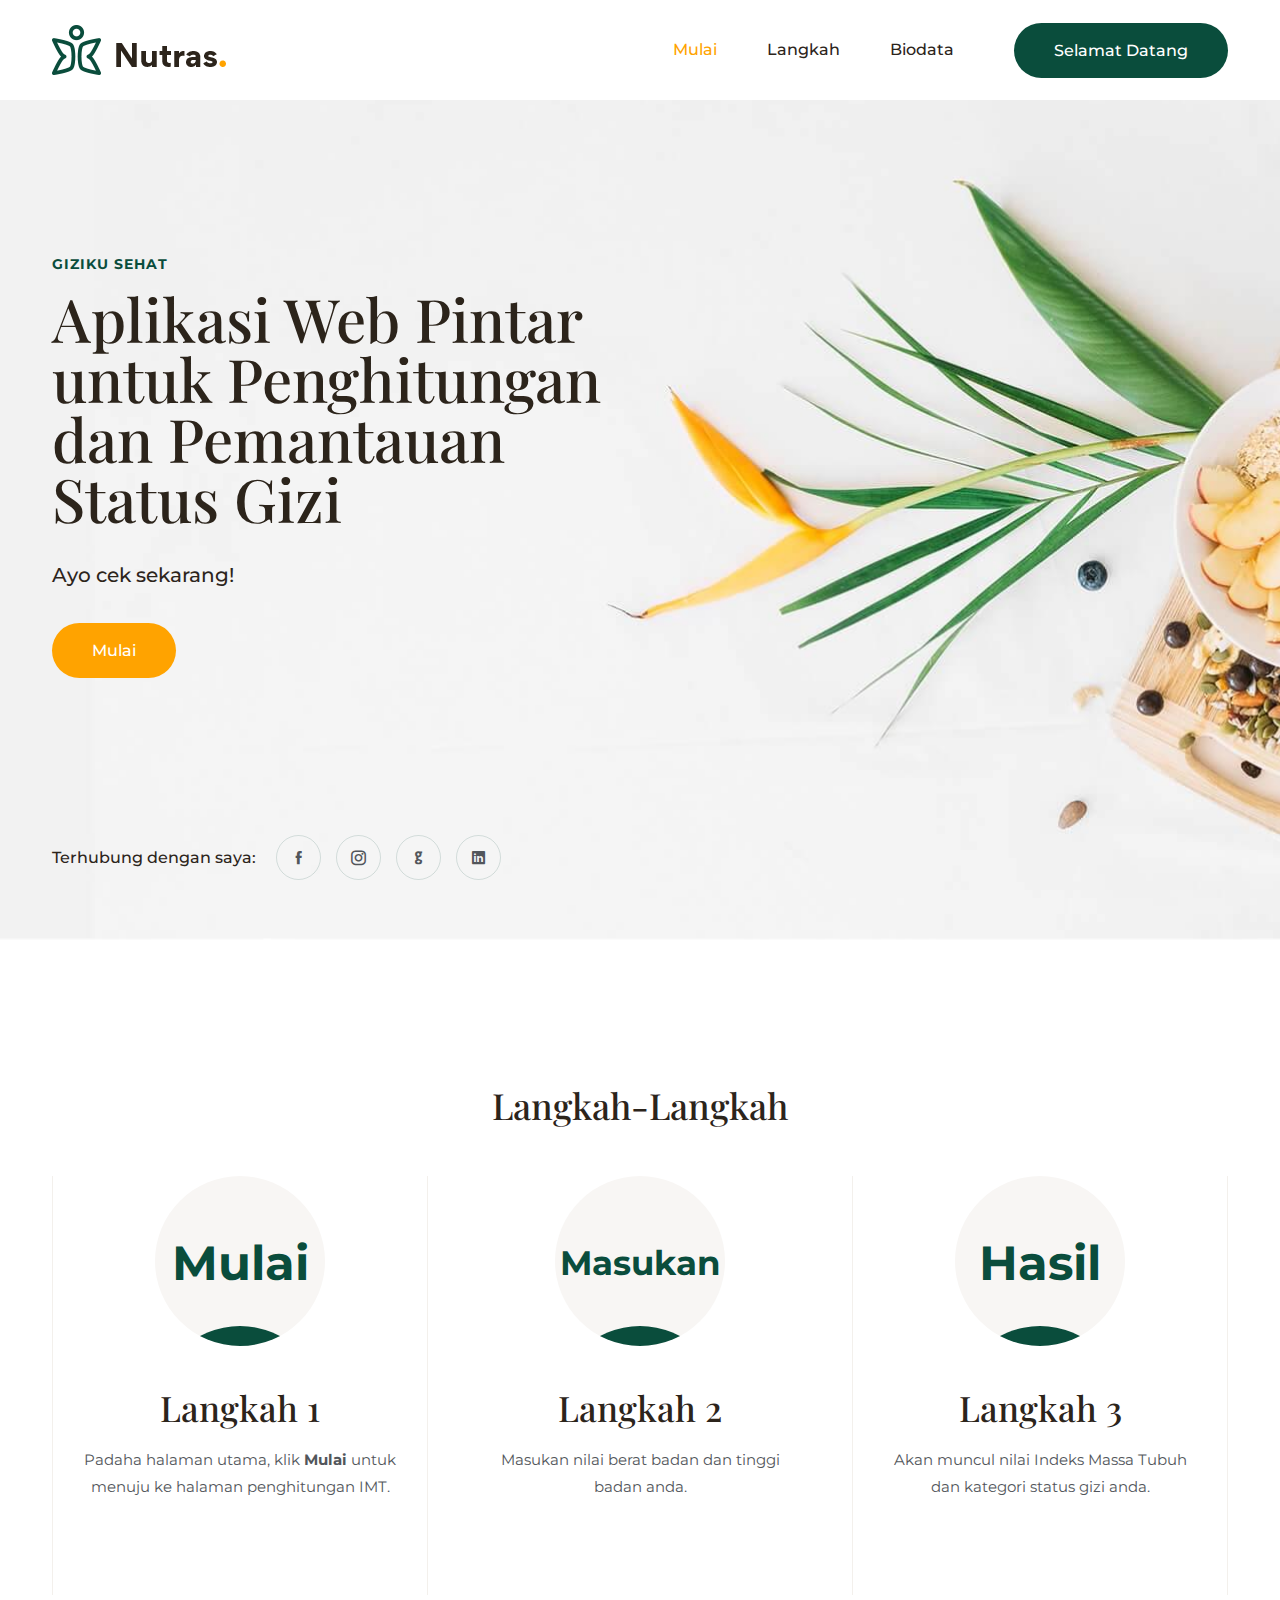
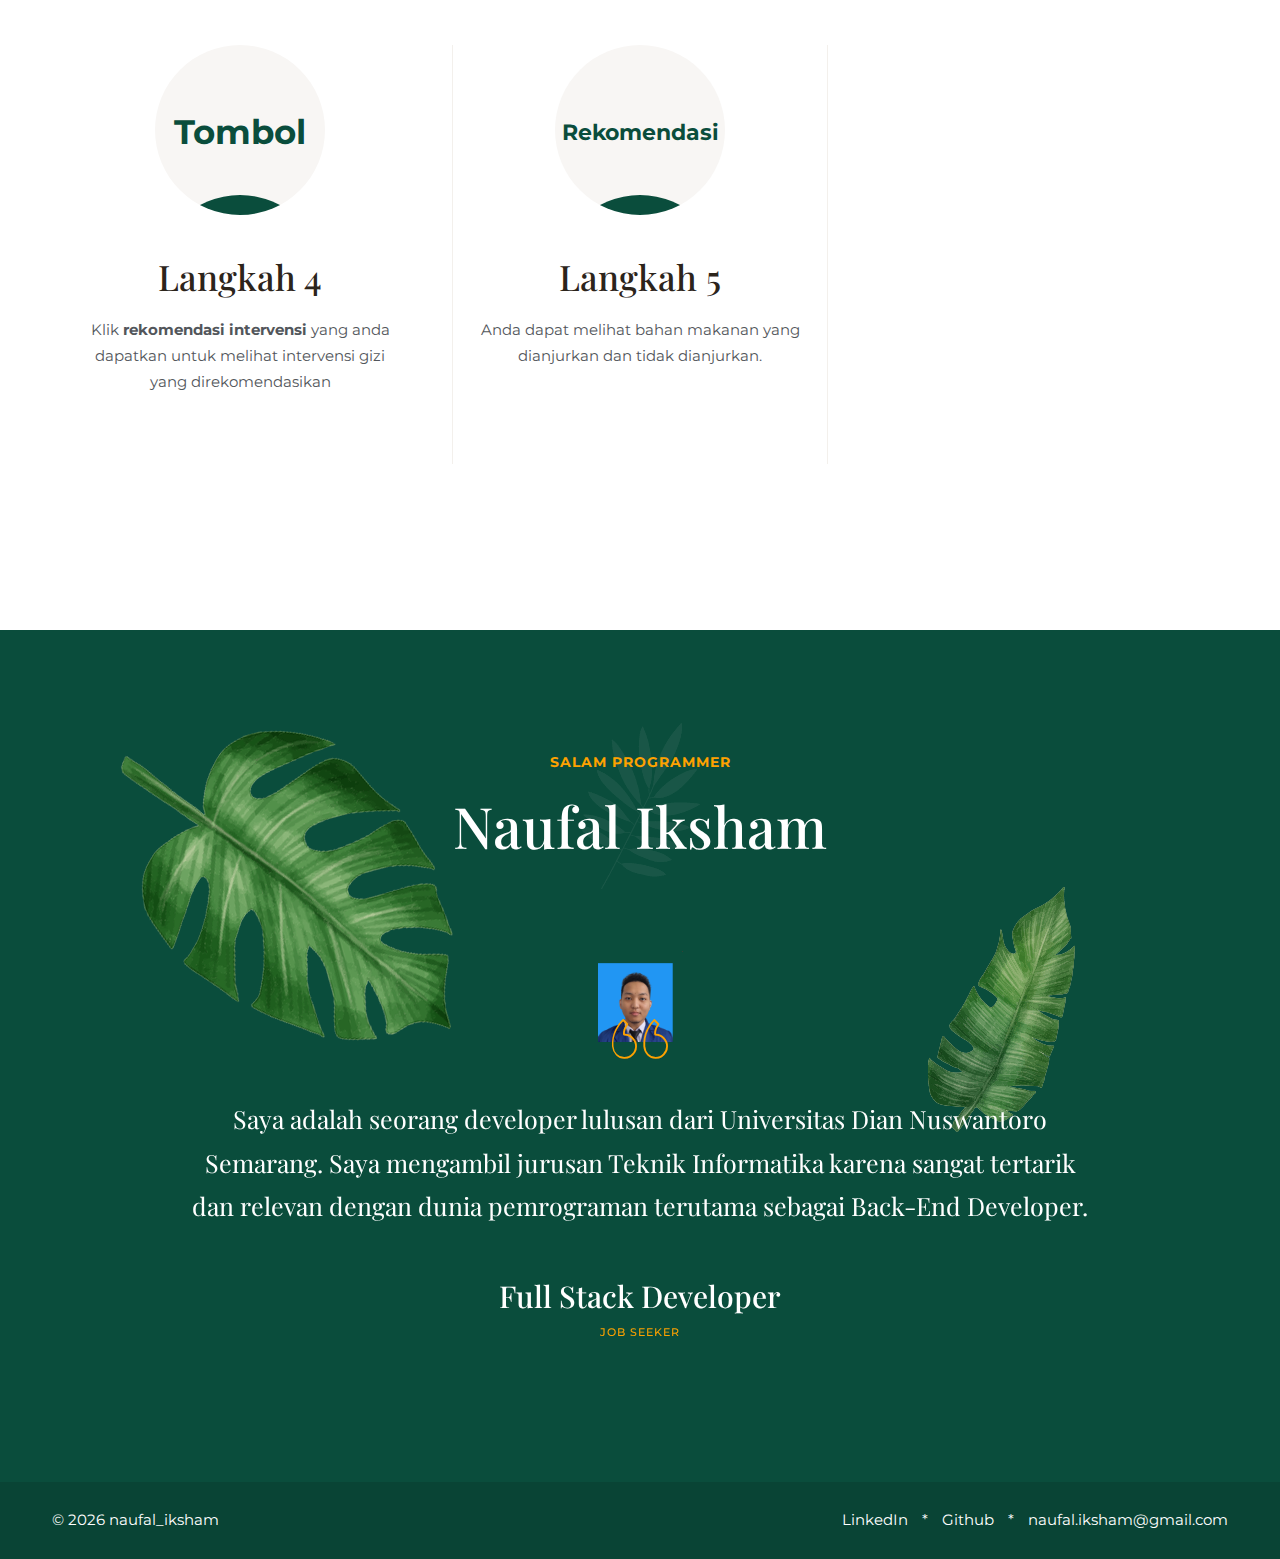
<file: index.html>
<!doctype html>
<html class="no-js" lang="en">

<head>
    <meta charset="utf-8">
    <meta http-equiv="x-ua-compatible" content="ie=edge">
    <title>Nutras</title>
    <meta name="robots" content="noindex, follow" />
    <meta name="description" content="">
    <meta name="viewport" content="width=device-width, initial-scale=1, shrink-to-fit=no">
    <!-- Favicon -->
    <link rel="shortcut icon" type="image/x-icon" href="assets/images/favicon.ico">

    <!-- CSS
	============================================ -->

    <!-- Icon Font CSS -->
    <link rel="stylesheet" href="assets/css/plugins/icofont.min.css">
    <link rel="stylesheet" href="assets/css/plugins/flaticon.css">
    <link rel="stylesheet" href="assets/css/plugins/font-awesome.min.css">

    <!-- Plugins CSS -->
    <link rel="stylesheet" href="assets/css/plugins/bootstrap.min.css">
    <link rel="stylesheet" href="assets/css/plugins/animate.min.css">
    <link rel="stylesheet" href="assets/css/plugins/swiper-bundle.min.css">
    <link rel="stylesheet" href="assets/css/plugins/magnific-popup.css">
    <link rel="stylesheet" href="assets/css/plugins/nice-select.css">

    <!-- Main Style CSS -->
    <link rel="stylesheet" href="assets/css/style.css">

</head>

<body>

    <div class="main-wrapper">

        <!-- Header Section Start -->
        <div class="header section">

            <!-- Header Main Start -->
            <div class="header-main">
                <div class="container">

                    <!-- Header Wrapper Start -->
                    <div class="header-wrapper">

                        <!-- Header Logo Start -->
                        <div class="header-logo">
                            <a href="index.html"><img src="assets/images/logo.png" alt="Logo"></a>
                        </div>
                        <!-- Header Logo End -->

                        <!-- Header Menu Start -->
                        <div class="header-menu d-none d-lg-flex">

                            <ul class="nav-menu">
                                <li><a class="active" href="#mulai">Mulai</a></li>
                                <li><a href="#langkah">Langkah</a></li>
                                <li><a href="#bio">Biodata</a></li>
                            </ul>


                            <div class="header-btn">
                                <a href="#mulai" class="btn btn-secondary btn-hover-primary">Selamat Datang</a>
                            </div>

                        </div>
                        <!-- Header Menu End -->

                        <!-- Header Toggle Start -->
                        <div class="header-toggle d-lg-none">
                            <a href="#mulai" class="btn btn-secondary btn-hover-primary">Selamat Datang</a>
                        </div>
                        <!-- Header Toggle End -->

                    </div>
                    <!-- Header Wrapper End -->

                </div>
            </div>
            <!-- Header Main End -->

        </div>
        <!-- Header Section End -->

        <!-- Overlay Start -->
        <div class="overlay"></div>
        <!-- Overlay End -->



        <!-- Slider Section Start -->
        <div id="mulai" class="slider-section slider-active section">
            <div class="swiper-container">
                <div class="swiper-wrapper">

                    <!-- Single Slider Start -->
                    <div class="swiper-slide animation-style-01 single-slider d-flex align-items-center" style="background-image: url(assets/images/slider/slider-1.jpg);">
                        <div class="container">

                            <!-- Slider Content Start -->
                            <div class="slider-content">
                                <h6 class="sub-title">Giziku Sehat</h6>
                                <h1 class="main-title">Aplikasi Web Pintar untuk Penghitungan dan Pemantauan Status Gizi</h1>
                                <p>Ayo cek sekarang!</p>
                                <a href="cek-status-gizi.html" class="btn btn-primary btn-hover-secondary">Mulai</a>
                            </div>
                            <!-- Slider Content End -->

                        </div>

                        <!-- Slider Social Start -->
                        <div class="slider-social">
                            <div class="container">
                                <div class="social-wrapper">
                                    <p>Terhubung dengan saya:</p>
                                    <ul class="social">
                                        <li><a href="https://www.instagram.com/naufal_iksham/"><i class="icofont-facebook"></i></a></li>
                                        <li><a href="https://www.instagram.com/naufal_iksham/"><i class="icofont-instagram"></i></a></li>
                                        <li><a href="https://github.com/naufaliksham"><i class="icofont-github"></i></a></li>
                                        <li><a href="https://www.linkedin.com/in/naufaliksham19/"><i class="icofont-linkedin"></i></a></li>
                                    </ul>
                                </div>
                            </div>
                        </div>
                        <!-- Slider Social End -->
                    </div>
                    <!-- Single Slider End -->

                    <!-- Single Slider Start -->
                    <div class="swiper-slide animation-style-01 single-slider d-flex align-items-center" style="background-image: url(assets/images/slider/slider-2.jpg);">
                        <div class="container">

                            <!-- Slider Content Start -->
                            <div class="slider-content">
                                <h6 class="sub-title">Giziku Sehat</h6>
                                <h1 class="main-title">Aplikasi Web Pintar untuk Penghitungan dan Pemantauan Status Gizi</h1>
                                <p>Ayo cek sekarang!</p>
                                <a href="cek-status-gizi.html" class="btn btn-primary btn-hover-secondary">Mulai</a>
                            </div>
                            <!-- Slider Content End -->

                        </div>

                        <!-- Slider Social Start -->
                        <div class="slider-social">
                            <div class="container">
                                <div class="social-wrapper">
                                    <p>Terhubung dengan kami:</p>
                                    <ul class="social">
                                        <li><a href="#"><i class="icofont-facebook"></i></a></li>
                                        <li><a href="#"><i class="icofont-instagram"></i></a></li>
                                        <li><a href="#"><i class="icofont-twitter"></i></a></li>
                                        <li><a href="#"><i class="icofont-linkedin"></i></a></li>
                                    </ul>
                                </div>
                            </div>
                        </div>
                        <!-- Slider Social End -->
                    </div>
                    <!-- Single Slider End -->

                    <!-- Single Slider Start -->
                    <div class="swiper-slide animation-style-01 single-slider d-flex align-items-center" style="background-image: url(assets/images/slider/slider-3.jpg);">
                        <div class="container">

                            <!-- Slider Content Start -->
                            <div class="slider-content">
                                <h6 class="sub-title">Giziku Sehat</h6>
                                <h1 class="main-title">Aplikasi Web Pintar untuk Penghitungan dan Pemantauan Status Gizi</h1>
                                <p>Ayo cek sekarang!</p>
                                <a href="cek-status-gizi.html" class="btn btn-primary btn-hover-secondary">Mulai</a>
                            </div>
                            <!-- Slider Content End -->

                        </div>

                        <!-- Slider Social Start -->
                        <div class="slider-social">
                            <div class="container">
                                <div class="social-wrapper">
                                    <p>Terhubung dengan kami:</p>
                                    <ul class="social">
                                        <li><a href="#"><i class="icofont-facebook"></i></a></li>
                                        <li><a href="#"><i class="icofont-instagram"></i></a></li>
                                        <li><a href="#"><i class="icofont-twitter"></i></a></li>
                                        <li><a href="#"><i class="icofont-linkedin"></i></a></li>
                                    </ul>
                                </div>
                            </div>
                        </div>
                        <!-- Slider Social End -->
                    </div>
                    <!-- Single Slider End -->

                </div>
            </div>
        </div>
        <!-- Slider Section End -->

        <!-- Features Section Start -->
        <div id="langkah" class="section section-padding">
            <div class="container">
                <div class="features-wrapper">
                    <div class="row">
                        <h1 class="title" style="text-align: center; margin-top: 8%;">Langkah-Langkah</h1>
                        <div class="col-lg-4 col-md-6">
                            <!-- Single Feature Start -->
                            <div class="single-feature">
                                <div class="feature-icon">
                                    <span><b style="font-size: xxx-large;"><center>Mulai</center></b></span>
                                </div>
                                <div class="feature-content">
                                    <div class="content-wrapper">
                                        <h4 class="title"><a href="#">Langkah 1</a></h4>
                                        <p>Padaha halaman utama, klik <strong>Mulai</strong> untuk menuju ke halaman penghitungan IMT.</p>
                                    </div>
                                    <a href="#" class="arrow"><i class="icofont-long-arrow-right"></i></a>
                                </div>
                            </div>
                            <!-- Single Feature End -->
                        </div>
                        <div class="col-lg-4 col-md-6">
                            <!-- Single Feature Start -->
                            <div class="single-feature">
                                <div class="feature-icon">
                                    <span><b style="font-size: 34px;"><center>Masukan</center></b></span>
                                </div>
                                <div class="feature-content">
                                    <div class="content-wrapper">
                                        <h4 class="title"><a href="#">Langkah 2</a></h4>
                                        <p>Masukan nilai berat badan dan tinggi badan anda.</p>
                                    </div>
                                    <a href="#" class="arrow"><i class="icofont-long-arrow-right"></i></a>
                                </div>
                            </div>
                            <!-- Single Feature End -->
                        </div>
                        <div class="col-lg-4 col-md-6">
                            <!-- Single Feature Start -->
                            <div class="single-feature">
                                <div class="feature-icon">
                                    <span><b style="font-size: xxx-large;"><center>Hasil</center></b></span>
                                </div>
                                <div class="feature-content">
                                    <div class="content-wrapper">
                                        <h4 class="title"><a href="#">Langkah 3</a></h4>
                                        <p>Akan muncul nilai Indeks Massa Tubuh dan kategori status gizi anda.</p>
                                    </div>
                                    <a href="#" class="arrow"><i class="icofont-long-arrow-right"></i></a>
                                </div>
                            </div>
                            <!-- Single Feature End -->
                        </div>
                        <div class="col-lg-4 col-md-6">
                            <!-- Single Feature Start -->
                            <div class="single-feature">
                                <div class="feature-icon">
                                    <span><b style="font-size: 34px;"><center>Tombol</center></b></span>
                                </div>
                                <div class="feature-content">
                                    <div class="content-wrapper">
                                        <h4 class="title"><a href="#">Langkah 4</a></h4>
                                        <p>Klik <b>rekomendasi intervensi</b> yang anda dapatkan untuk melihat intervensi gizi yang direkomendasikan</p>
                                    </div>
                                    <a href="#" class="arrow"><i class="icofont-long-arrow-right"></i></a>
                                </div>
                            </div>
                            <!-- Single Feature End -->
                        </div>
                        <div class="col-lg-4 col-md-6">
                            <!-- Single Feature Start -->
                            <div class="single-feature">
                                <div class="feature-icon">
                                    <span><b style="font-size: 22px;"><center>Rekomendasi</center></b></span>
                                </div>
                                <div class="feature-content">
                                    <div class="content-wrapper">
                                        <h4 class="title"><a href="#">Langkah 5</a></h4>
                                        <p>Anda dapat melihat bahan makanan yang dianjurkan dan tidak dianjurkan.</p>
                                    </div>
                                    <a href="#" class="arrow"><i class="icofont-long-arrow-right"></i></a>
                                </div>
                            </div>
                            <!-- Single Feature End -->
                        </div>
                    </div>
                </div>
            </div>
        </div>
        <!-- Features Section End -->

        <!-- Testimonial Section Start -->
        <div id="bio" class="section section-padding testimonial-section testimonial-active">

            <img class="shape-01 animation-down" src="assets/images/shape/shape-5.png" alt="Shape">
            <img class="shape-02 animation-up" src="assets/images/shape/shape-6.png" alt="Shape">

            <div class="container">

                <!-- Section Title Start -->
                <div class="section-title section-title-white">
                    <h6 class="sub-title">salam programmer</h6>
                    <h2 class="main-title">Naufal Iksham</h2>
                </div>
                <!-- Section Title End -->

                <!-- Testimonial Wrapper End -->
                <div class="testimonial-wrapper">
                    <div class="swiper-container">
                        <div class="swiper-wrapper">

                            <!-- Single Testimonial Start -->
                            <div class="single-testimonial swiper-slide">
                                <div class="testimonial-author">
                                    <img src="assets/images/author/imgku.png" alt="Author">
                                    <i class="flaticon-left-quote"></i>
                                </div>
                                <p>Saya adalah seorang developer lulusan dari Universitas Dian Nuswantoro Semarang. Saya mengambil jurusan Teknik Informatika karena sangat tertarik dan relevan dengan dunia pemrograman terutama sebagai Back-End Developer.</p>
                                <h4 class="name">Full Stack Developer</h4>
                                <span class="designation">Job Seeker</span>
                            </div>
                            <!-- Single Testimonial End -->

                        </div>
                    </div>
                </div>
                <!-- Testimonial Wrapper End -->
            </div>
        </div>
        
        <!-- Footer Start -->
        <div class="section footer-section">

            <!-- Footer Copyright Section Start -->
            <div class="footer-copyright">
                <div class="container">

                    <!-- Copyright Wrapper Start -->
                    <div class="copyright-wrapper">

                        <div class="copyright-text">
                            <p id="copyright-text">&copy; naufal_iksham</p>
                        </div>                        

                        <div class="copyright-link">
                            <a href="https://www.linkedin.com/in/naufaliksham19/" target="_blank">LinkedIn</a>
                            <a href="https://github.com/naufaliksham" target="_blank">Github</a>
                            <a href="mailto:naufal.iksham@gmail.com" target="_blank">naufal.iksham@gmail.com</a>
                        </div>

                    </div>
                    <!-- Copyright Wrapper End -->

                </div>
            </div>
            <!-- Footer Copyright Section End -->

        </div>
        <!-- Footer End -->

        <!--Back To Start-->
        <a href="#" class="back-to-top">
            <i class="icofont-simple-up"></i>
        </a>
        <!--Back To End-->

    </div>

    <!-- JS
    ============================================ -->
    <!-- Footer -->
    <script>
        const year = new Date().getFullYear();
        const author = "naufal_iksham";
        document.getElementById("copyright-text").innerHTML = `&copy; ${year} ${author}`;
    </script>
    
    <!-- Modernizer & jQuery JS -->
    <script src="assets/js/vendor/modernizr-3.11.2.min.js"></script>
    <script src="assets/js/vendor/jquery-3.5.1.min.js"></script>

    <!-- Bootstrap JS -->
    <script src="assets/js/plugins/popper.min.js"></script>
    <script src="assets/js/plugins/bootstrap.min.js"></script>

    <!-- Plugins JS -->
    <script src="assets/js/plugins/swiper-bundle.min.js"></script>
    <script src="assets/js/plugins/jquery.magnific-popup.min.js"></script>
    <script src="assets/js/plugins/jquery.nice-select.min.js"></script>
    <script src="assets/js/plugins/video-playlist.js"></script>
    <script src="assets/js/plugins/ajax-contact.js"></script>


    <!-- Main JS -->
    <script src="assets/js/main.js"></script>

</body>

</html>
</file>
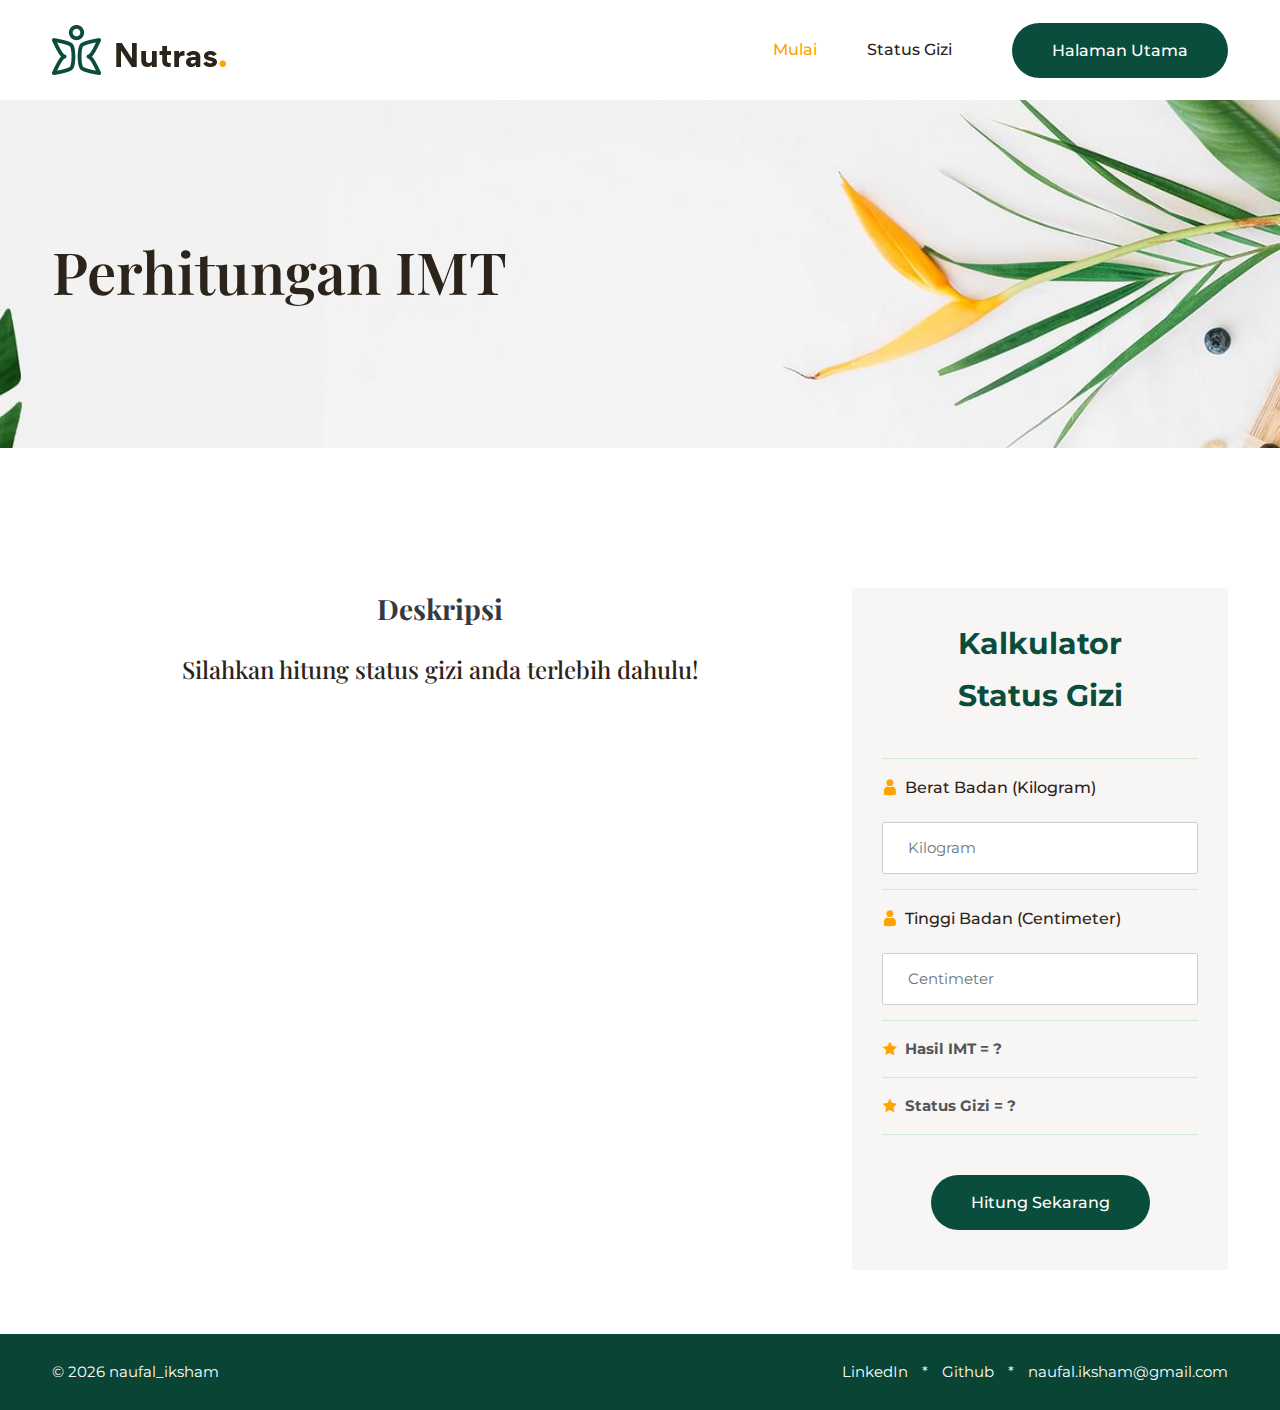
<file: cek-status-gizi.html>
<!DOCTYPE html>
<html class="no-js" lang="en">
  <head>
    <meta charset="utf-8" />
    <meta http-equiv="x-ua-compatible" content="ie=edge" />
    <title>Nutras Fitness & Nutrition Bootstrap 5 Template</title>
    <meta name="robots" content="noindex, follow" />
    <meta name="description" content="" />
    <meta
      name="viewport"
      content="width=device-width, initial-scale=1, shrink-to-fit=no"
    />
    <!-- Favicon -->
    <link
      rel="shortcut icon"
      type="image/x-icon"
      href="assets/images/favicon.ico"
    />

    <!-- CSS ============================================ -->

    <!-- Icon Font CSS -->
    <link rel="stylesheet" href="assets/css/plugins/icofont.min.css" />
    <link rel="stylesheet" href="assets/css/plugins/flaticon.css" />
    <link rel="stylesheet" href="assets/css/plugins/font-awesome.min.css" />

    <!-- Plugins CSS -->
    <link rel="stylesheet" href="assets/css/plugins/bootstrap.min.css" />
    <link rel="stylesheet" href="assets/css/plugins/animate.min.css" />
    <link rel="stylesheet" href="assets/css/plugins/swiper-bundle.min.css" />
    <link rel="stylesheet" href="assets/css/plugins/magnific-popup.css" />
    <link rel="stylesheet" href="assets/css/plugins/nice-select.css" />

    <!-- Main Style CSS -->
    <link rel="stylesheet" href="assets/css/style.css" />
  </head>

  <body>
    <div class="main-wrapper">
      <!-- Header Section Start -->
      <div class="header section">
        <!-- Header Main Start -->
        <div class="header-main">
          <div class="container">
            <!-- Header Wrapper Start -->
            <div class="header-wrapper">
              <!-- Header Logo Start -->
              <div class="header-logo">
                <a href="index.html"
                  ><img src="assets/images/logo.png" alt="Logo"
                /></a>
              </div>
              <!-- Header Logo End -->

              <!-- Header Menu Start -->
              <div class="header-menu d-none d-lg-flex">
                <ul class="nav-menu">
                  <li><a class="active" href="#mulai">Mulai</a></li>
                  <li><a href="#contentGizi">Status Gizi</a></li>
                </ul>

                <div class="header-btn">
                  <a href="index.html" class="btn btn-secondary btn-hover-primary">
                    Halaman Utama
                  </a>
                </div>
              </div>
              <!-- Header Menu End -->

              <!-- Header Toggle Start -->
              <div class="header-toggle d-lg-none">
                <p class="btn btn-secondary btn-hover-primary">
                  Halaman Utama
                </p>

                <a href="#" class="menu-toggle">
                  <span></span>
                  <span></span>
                  <span></span>
                </a>
              </div>
              <!-- Header Toggle End -->
            </div>
            <!-- Header Wrapper End -->
          </div>
        </div>
        <!-- Header Main End -->
      </div>
      <!-- Header Section End -->

      <!-- Mobile Menu Start -->
      <div class="mobile-menu">
        <!-- Menu Close Start -->
        <a class="menu-close" href="javascript:void(0)">
          <i class="icofont-close-line"></i>
        </a>
        <!-- Menu Close End -->

        <!-- Mobile Menu Start -->
        <div class="mobile-menu-items">
          <ul class="nav-menu">
            <li><a class="active" href="#mulai">Mulai</a></li>
            <li><a href="#contentGizi">Status Gizi</a></li>
          </ul>
        </div>
        <!-- Mobile Menu End -->
      </div>
      <!-- Mobile Menu End -->

      <!-- Overlay Start -->
      <div class="overlay"></div>
      <!-- Overlay End -->

      <!-- Page banner Section Start -->
      <div
        id="mulai"
        class="section page-banner-section"
        style="background-image: url(assets/images/page-banner.jpg)"
      >
        <div class="container">
          <!-- Page banner Section Start -->
          <div class="page-banner-content">
            <h2 class="page-title">Perhitungan IMT</h2>
          </div>
          <!-- Page banner Section End -->
        </div>
      </div>
      <!-- Page banner Section End -->

      <!-- Courses Details Start -->
      <div
        id="contentGizi"
        class="section section-padding-02"
        style="margin-bottom: 5%"
      >
        <div class="container">
          <div class="courses-details-wrapper">
            <div class="row flex-row-reverse gx-xxl-5">
              <div class="col-lg-4">
                <!-- Courses Details Sidebar Start -->
                <div class="sidebar">
                  <!-- Sidebar Widget Information Start -->
                  <div class="sidebar-widget widget-information">
                    <div class="info-price">
                      <span class="price">Kalkulator<br />Status Gizi</span>
                    </div>
                    <div class="info-list">
                      <ul>
                        <li>
                          <i class="icofont-user"></i>
                          <strong for="inputBB">Berat Badan (Kilogram)</strong>
                          <input
                            type="number"
                            id="inputBB"
                            style="color: black"
                            class="form-control"
                            placeholder="Kilogram"
                            required
                          /><span></span>
                        </li>
                        <li>
                          <i class="icofont-user"></i>
                          <strong for="inputTB"
                            >Tinggi Badan (Centimeter)</strong
                          >
                          <input
                            type="number"
                            id="inputTB"
                            style="color: black"
                            class="form-control"
                            placeholder="Centimeter"
                            required
                          />
                          <span></span>
                        </li>
                        <li>
                          <i class="icofont-star"></i> <b>Hasil IMT = </b
                          ><b id="IMT">?</b>
                        </li>
                        <li>
                          <i class="icofont-star"></i> <b>Status Gizi = </b
                          ><b id="statusGizi">?</b>
                        </li>
                      </ul>
                    </div>
                    <div class="info-btn">
                      <p
                        class="btn btn-secondary btn-hover-primary"
                        onclick="hitung()"
                      >
                        Hitung Sekarang
                      </p>
                    </div>
                  </div>
                  <!-- Sidebar Widget Information End -->
                </div>
                <!-- Courses Details Sidebar End -->
              </div>
              <div class="col-lg-8">
                <!-- Courses Details Start -->
                <div class="courses-details">
                  <h1 class="title">
                    <center><b>Deskripsi</b></center>
                  </h1>
                  <br />
                  <!-- Details Tab Content Start -->
                  <div class="details-tab-content">
                    <div class="tab-content">
                      <div class="tab-pane fade show active" id="description">
                        <!-- Tab Description Start -->
                        <div class="tab-description">
                          <div class="description-wrapper">
                            <h3 class="tab-title" id="reaksi">
                              <center>
                                Silahkan hitung status gizi anda terlebih
                                dahulu!
                              </center>
                            </h3>
                            <br />
                            <p id="d1"></p>
                            <p id="d2"></p>
                            <ul id="faktor"></ul>
                            <p id="d3"></p>
                            <ul id="dampak"></ul>
                            <p id="d4"></p>
                            <br />
                            <p id="btn"></p>
                          </div>
                        </div>
                        <!-- Tab Description End -->
                      </div>
                    </div>
                  </div>
                  <!-- Details Tab Content End -->
                </div>
                <!-- Courses Details End -->
              </div>
            </div>
          </div>
        </div>
      </div>
      <!-- Courses Details End -->

      <!-- isi konten status gizi -->
      <script>
        function hitung() {
          // Ambil nilai
          var BB = parseFloat(document.getElementById("inputBB").value);
          var TB = parseFloat(document.getElementById("inputTB").value);

          // Hitung
          var IMT = (BB / (TB / 100) ** 2).toFixed(2);

          // Titik menjadi Koma
          var IMTn = IMT.replace(".", ",");

          // Tentukan kondisi dan hasilnya
          if (IMT < 18.5) {
            document.getElementById("IMT").innerText = IMTn;
            document.getElementById("statusGizi").innerText = "Kurang";

            document.getElementById("reaksi").innerText = "Yahh!";
            document.getElementById("d1").innerText =
              "Status gizi anda masih tergolong status gizi kurang. Status gizi kurang adalah suatu keadaan dimana kebutuhan nutrisi pada tubuh tidak terpenuhi dalam jangka waktu tertentu sehingga tubuh akan memecah cadangan makanan yang berada di bawah lapisan lemak dan lapisan organ tubuh.";
            document.getElementById("d2").innerText =
              "Status gizi kurang dapat disebabkan oleh beberapa faktor, antara lain:";
            document.getElementById("faktor").innerHTML =
              "<li>&nbsp;&nbsp;- Asupan makanan yang tidak cukup</li><li>&nbsp;&nbsp;- Kebutuhan energi yang meningkat</li><li>&nbsp;&nbsp;- Penyakit infeksi</li><li>&nbsp;&nbsp;- Gangguan pencernaan</li><li>&nbsp;&nbsp;- Kelainan genetik</li>";
            document.getElementById("d3").innerText =
              "Status gizi kurang dapat berdampak pada berbagai aspek kesehatan, antara lain:";
            document.getElementById("dampak").innerHTML =
              "<li>&nbsp;&nbsp;- Pertumbuhan dan perkembangan yang tidak optimal</li><li>&nbsp;&nbsp;- Ketahanan tubuh yang menurun</li><li>&nbsp;&nbsp;- Risiko penyakit kronis</li>";
            document.getElementById("d4").innerText =
              "Eitss, jangan khawatir. Untuk mengetahui cara meningkatkan status gizi menjadi normal yuk intip intervensi gizinya!";

            // ````````````` TOMBOL ````````````````````````````````````````````````
            var btnElement = document.getElementById("btn");
            // Dapatkan elemen dengan ID 'btn'

            // Buat elemen baru
            var infoBtnElement = document.createElement("div");
            infoBtnElement.classList.add("info-btn");

            var linkElement = document.createElement("a");
            linkElement.classList.add(
              "btn",
              "btn-secondary",
              "btn-hover-primary"
            );
            linkElement.href = "status-gizi-kurang.html"; // Ganti dengan URL yang diinginkan
            linkElement.innerHTML = "Klik Sini";

            infoBtnElement.appendChild(linkElement);

            // Gantikan elemen lama dengan elemen baru
            btnElement.innerHTML = ""; // Kosongkan isi elemen dengan ID 'btn'
            btnElement.appendChild(infoBtnElement);
            // ``````````````````````````````````````````````````````````````````````
          } else if (IMT >= 18.5 && IMT <= 25) {
            document.getElementById("IMT").innerText = IMTn;
            document.getElementById("statusGizi").innerText = "Normal";

            document.getElementById("reaksi").innerText = "Wahh!";
            document.getElementById("d1").innerText =
              "Selamat status gizi anda tergolong status gizi normal. Status gizi normal adalah suatu keadaan dimana kebutuhan nutrisi pada tubuh terpenuhi secara optimal sehingga tubuh dapat tumbuh dan berkembang secara normal, serta memiliki daya tahan tubuh yang baik.";
            document.getElementById("d2").innerText =
              "Status gizi normal memiliki berbagai manfaat, antara lain:";
            document.getElementById("faktor").innerHTML =
              "<li>&nbsp;&nbsp;- Pertumbuhan dan perkembangan yang optimal</li><li>&nbsp;&nbsp;- Ketahanan tubuh yang baik</li><li>&nbsp;&nbsp;- Risiko penyakit kronis yang rendah</li>";
            document.getElementById("d3").innerText =
              "Pertahankan ya! Untuk mengetahui caranya yuk kita intip intervensi gizinya!";

            // ````````````` TOMBOL ````````````````````````````````````````````````
            // Dapatkan elemen dengan ID 'btn'
            var btnElement = document.getElementById("btn");

            // Buat elemen baru
            var infoBtnElement = document.createElement("div");
            infoBtnElement.classList.add("info-btn");

            var linkElement = document.createElement("a");
            linkElement.classList.add(
              "btn",
              "btn-secondary",
              "btn-hover-primary"
            );
            linkElement.href = "status-gizi-normal.html"; // Ganti dengan URL yang diinginkan
            linkElement.innerHTML = "Klik Sini";

            infoBtnElement.appendChild(linkElement);

            // Gantikan elemen lama dengan elemen baru
            btnElement.innerHTML = ""; // Kosongkan isi elemen dengan ID 'btn'
            btnElement.appendChild(infoBtnElement);
            // ``````````````````````````````````````````````````````````````````````
          } else if (IMT > 25) {
            document.getElementById("IMT").innerText = IMTn;
            document.getElementById("statusGizi").innerText = "Lebih";

            document.getElementById("reaksi").innerText = "Aduhh!";
            document.getElementById("d1").innerText =
              "Status gizi anda sudah mencapi status gizi berlebih nih. Status gizi lebih adalah suatu keadaan dimana jumlah asupan energi yang masuk ke dalam tubuh lebih besar dari jumlah energi yang dikeluarkan. Hal ini menyebabkan kelebihan berat badan atau obesitas.";
            document.getElementById("d2").innerText =
              "Status gizi lebih dapat disebabkan oleh beberapa faktor, antara lain:";
            document.getElementById("faktor").innerHTML =
              "<li>&nbsp;&nbsp;- Asupan makanan yang berlebihan</li><li>&nbsp;&nbsp;- Kebutuhan energi yang rendah</li><li>&nbsp;&nbsp;- Kebiasaan sedentary lifestyle</li><li>&nbsp;&nbsp;- Faktor genetik</li>";
            document.getElementById("d3").innerText =
              "Status gizi lebih dapat berdampak pada berbagai aspek kesehatan, antara lain:";
            document.getElementById("dampak").innerHTML =
              "<li>&nbsp;&nbsp;- Risiko penyakit kronis, seperti penyakit jantung, stroke, diabetes, dan kanker</li><li>&nbsp;&nbsp;- Gangguan fungsi organ tubuh</li><li>&nbsp;&nbsp;- Penurunan kualitas hidup</li>";
            document.getElementById("d4").innerText =
              "Yuk bisa yuk kita turunkan status gizinya mencapai normal. Mari kita intip intervensi gizinya!";

            // ````````````` TOMBOL ````````````````````````````````````````````````
            // Dapatkan elemen dengan ID 'btn'
            var btnElement = document.getElementById("btn");

            // Buat elemen baru
            var infoBtnElement = document.createElement("div");
            infoBtnElement.classList.add("info-btn");

            var linkElement = document.createElement("a");
            linkElement.classList.add(
              "btn",
              "btn-secondary",
              "btn-hover-primary"
            );
            linkElement.href = "status-gizi-lebih.html"; // Ganti dengan URL yang diinginkan
            linkElement.innerHTML = "Klik Sini";

            infoBtnElement.appendChild(linkElement);

            // Gantikan elemen lama dengan elemen baru
            btnElement.innerHTML = ""; // Kosongkan isi elemen dengan ID 'btn'
            btnElement.appendChild(infoBtnElement);
            // ``````````````````````````````````````````````````````````````````````
          } else {
            document.getElementById("IMT").innerText = "?";
            document.getElementById("statusGizi").innerText = "?";
            document.getElementById("reaksi").innerText = "Oops!";
            document.getElementById("d1").innerText =
                "Silakan masukkan nilai Berat Badan dan Tinggi Badan terlebih dahulu.";
            document.getElementById("d2").innerText = "";
            document.getElementById("faktor").innerHTML = "";
            document.getElementById("d3").innerText = "";
            document.getElementById("dampak").innerHTML = "";
            document.getElementById("d4").innerText = "";
            document.getElementById("btn").innerHTML = "";
          }
        }
      </script>

      <!-- Footer Start -->
      <div class="section footer-section">

        <!-- Footer Copyright Section Start -->
        <div class="footer-copyright">
            <div class="container">

                <!-- Copyright Wrapper Start -->
                <div class="copyright-wrapper">

                    <div class="copyright-text">
                        <p id="copyright-text">&copy; naufal_iksham</p>
                    </div>                        

                    <div class="copyright-link">
                        <a href="https://www.linkedin.com/in/naufaliksham19/" target="_blank">LinkedIn</a>
                        <a href="https://github.com/naufaliksham" target="_blank">Github</a>
                        <a href="mailto:naufal.iksham@gmail.com" target="_blank">naufal.iksham@gmail.com</a>
                    </div>

                </div>
                <!-- Copyright Wrapper End -->

            </div>
        </div>
        <!-- Footer Copyright Section End -->

    </div>
    <!-- Footer End -->

      <!--Back To Start-->
      <a href="#" class="back-to-top">
        <i class="icofont-simple-up"></i>
      </a>
      <!--Back To End-->
    </div>

    <!-- JS
    ============================================ -->
    <!-- Footer -->
    <script>
      const year = new Date().getFullYear();
      const author = "naufal_iksham";
      document.getElementById("copyright-text").innerHTML = `&copy; ${year} ${author}`;
    </script>

    <!-- Modernizer & jQuery JS -->
    <script src="assets/js/vendor/modernizr-3.11.2.min.js"></script>
    <script src="assets/js/vendor/jquery-3.5.1.min.js"></script>

    <!-- Bootstrap JS -->
    <script src="assets/js/plugins/popper.min.js"></script>
    <script src="assets/js/plugins/bootstrap.min.js"></script>

    <!-- Plugins JS -->
    <script src="assets/js/plugins/swiper-bundle.min.js"></script>
    <script src="assets/js/plugins/jquery.magnific-popup.min.js"></script>
    <script src="assets/js/plugins/jquery.nice-select.min.js"></script>
    <script src="assets/js/plugins/video-playlist.js"></script>
    <script src="assets/js/plugins/ajax-contact.js"></script>

    <!-- Main JS -->
    <script src="assets/js/main.js"></script>
  </body>
</html>
</file>
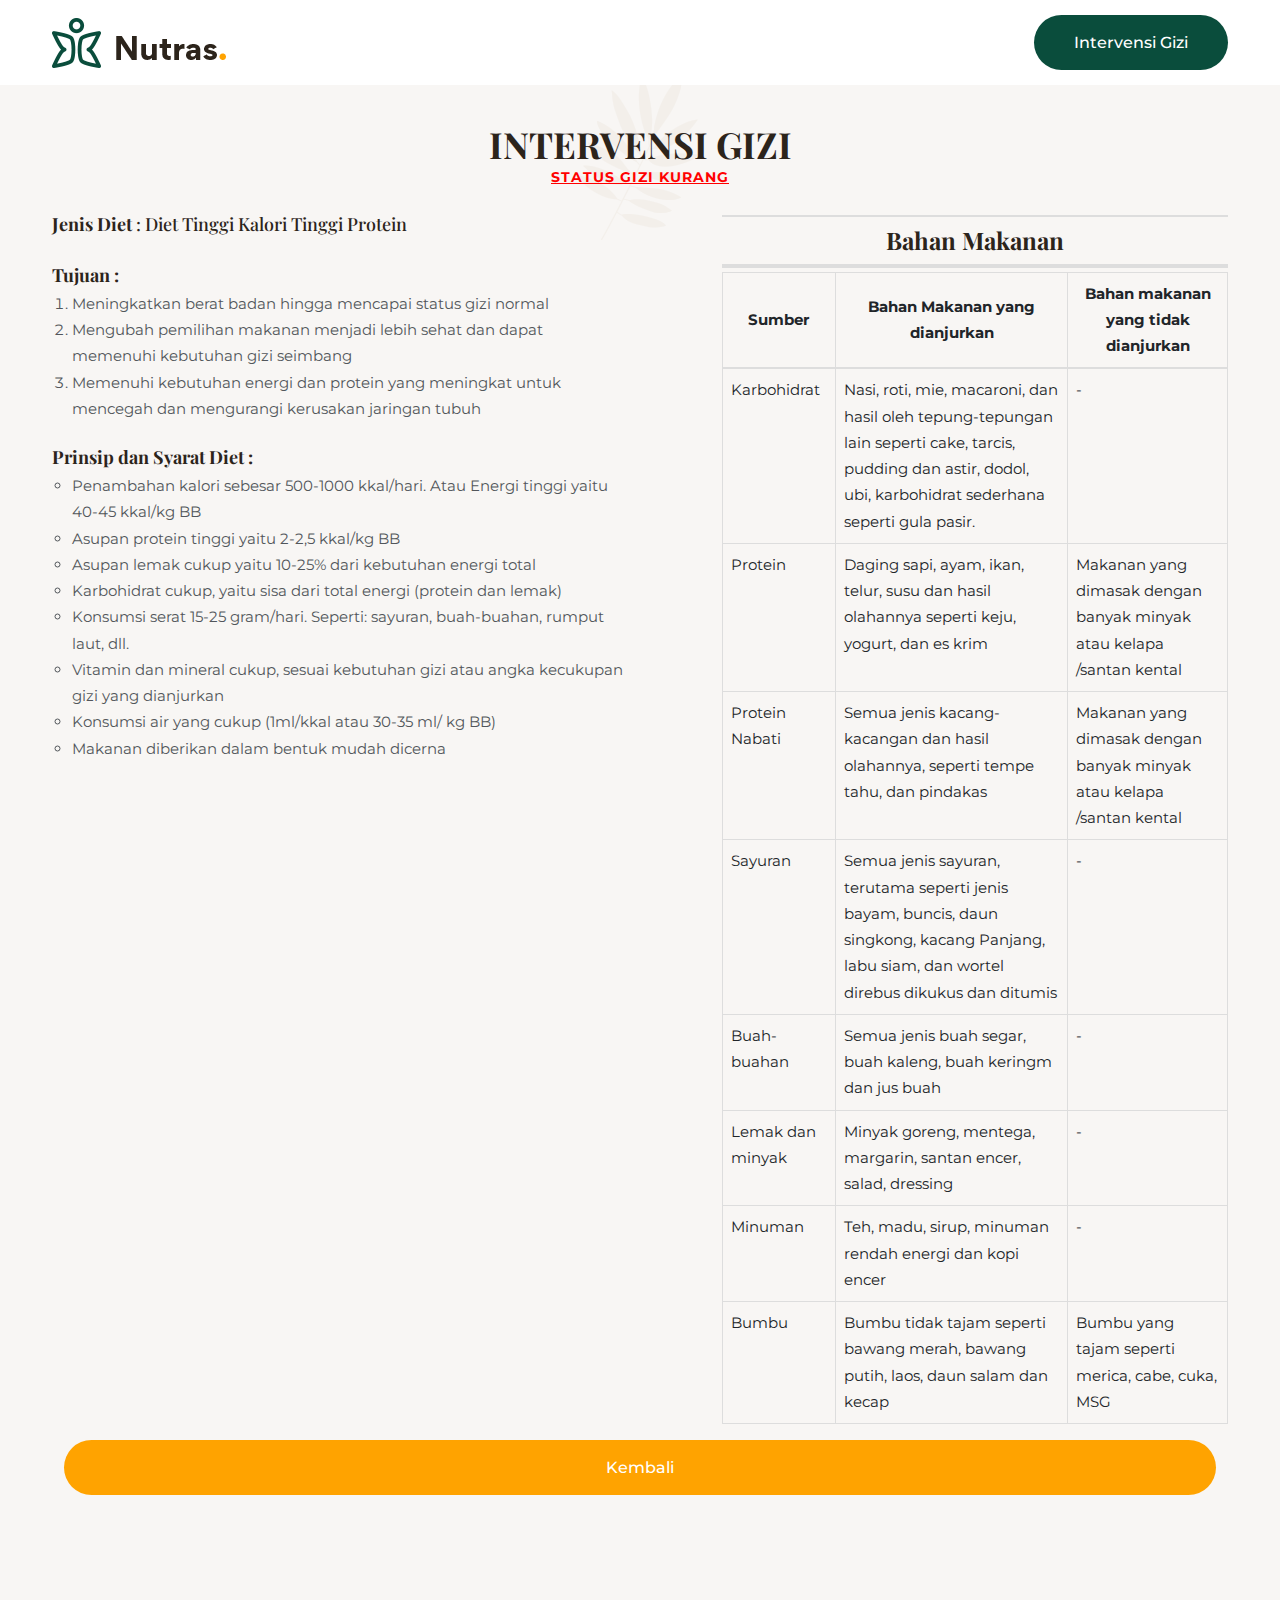
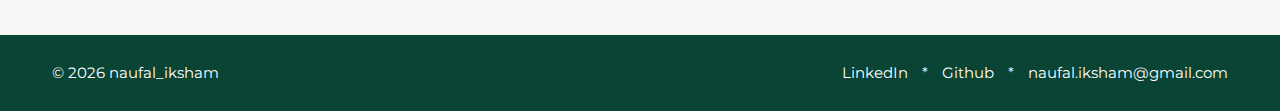
<file: status-gizi-kurang.html>
<!DOCTYPE html>
<html class="no-js" lang="en">
  <head>
    <meta charset="utf-8" />
    <meta http-equiv="x-ua-compatible" content="ie=edge" />
    <title>Nutras</title>
    <meta name="robots" content="noindex, follow" />
    <meta name="description" content="" />
    <meta
      name="viewport"
      content="width=device-width, initial-scale=1, shrink-to-fit=no"
    />
    <!-- Favicon -->
    <link
      rel="shortcut icon"
      type="image/x-icon"
      href="assets/images/favicon.ico"
    />

    <!-- CSS
	============================================ -->

    <!-- Icon Font CSS -->
    <link rel="stylesheet" href="assets/css/plugins/icofont.min.css" />
    <link rel="stylesheet" href="assets/css/plugins/flaticon.css" />
    <link rel="stylesheet" href="assets/css/plugins/font-awesome.min.css" />

    <!-- Plugins CSS -->
    <link rel="stylesheet" href="assets/css/plugins/bootstrap.min.css" />
    <link rel="stylesheet" href="assets/css/plugins/animate.min.css" />
    <link rel="stylesheet" href="assets/css/plugins/swiper-bundle.min.css" />
    <link rel="stylesheet" href="assets/css/plugins/magnific-popup.css" />
    <link rel="stylesheet" href="assets/css/plugins/nice-select.css" />

    <!-- Main Style CSS -->
    <link rel="stylesheet" href="assets/css/style.css" />
  </head>

  <body>
    <div class="main-wrapper">
      <!-- Header Section Start -->
      <div class="header section">
        <!-- Header Main Start -->
        <div class="header-main">
          <div class="container">
            <!-- Header Wrapper Start -->
            <div class="header-wrapper">
              <!-- Header Logo Start -->
              <div class="header-logo">
                <a href="index.html"
                  ><img src="assets/images/logo.png" alt="Logo"
                /></a>
              </div>
              <!-- Header Logo End -->

              <!-- Header Menu Start -->
              <div class="header-menu d-none d-lg-flex">
                <div class="header-btn" style="margin: 1em 0 1em 0">
                  <a
                    href="#deskripsi"
                    class="btn btn-secondary btn-hover-primary"
                    >Intervensi Gizi</a
                  >
                </div>
              </div>
              <!-- Header Menu End -->

              <!-- Header Toggle Start -->
              <div class="header-toggle d-lg-none">
                <a href="#deskripsi" class="btn btn-secondary btn-hover-primary"
                  >Intervensi Gizi</a
                >
              </div>
              <!-- Header Toggle End -->
            </div>
            <!-- Header Wrapper End -->
          </div>
        </div>
        <!-- Header Main End -->
      </div>
      <!-- Header Section End -->

      <!-- Overlay Start -->
      <div class="overlay"></div>
      <!-- Overlay End -->

      <!-- Section Intervensi Gizi -->
      <div id="deskripsi" class="section section-padding bg-grey">
        <div class="container">
          <!-- Intervensi Gizi Start -->
          <div class="our-mission-wrapper">
            <div class="row">
              <div class="section-title">
                <h1 class="page-title" style="margin-bottom: 5px">
                  <center><b>INTERVENSI GIZI</b></center>
                </h1>
                <h2
                  class="sub-title"
                  style="
                    color: red;
                    text-decoration: underline;
                    margin-bottom: 5px;
                  "
                >
                  <center>Status Gizi Kurang</center>
                </h2>
              </div>
              <div class="col-lg-6">
                <div class="content">
                  <h4 style="margin-bottom: 5px">
                    <b>Jenis Diet</b>&nbsp;: Diet Tinggi Kalori Tinggi Protein
                  </h4><br>
                  <h4 style="margin-bottom: 5px"><b>Tujuan&nbsp;:</b></h4>
                  <ol type="1" style="list-style: auto; padding: 0; margin: 0">
                    <li style="margin-left: 20px">
                      Meningkatkan berat badan hingga mencapai status gizi
                      normal
                    </li>
                    <li style="margin-left: 20px">
                      Mengubah pemilihan makanan menjadi lebih sehat dan dapat
                      memenuhi kebutuhan gizi seimbang
                    </li>
                    <li style="margin-left: 20px">
                      Memenuhi kebutuhan energi dan protein yang meningkat untuk
                      mencegah dan mengurangi kerusakan jaringan tubuh
                    </li>
                  </ol>
                  <br />
                  <h4 style="margin-bottom: 5px">
                    <b>Prinsip dan Syarat Diet&nbsp;:</b>
                  </h4>
                  <ul
                    type="1"
                    style="list-style: circle; padding: 0; margin: 0"
                  >
                    <li style="margin-left: 20px">
                      Penambahan kalori sebesar 500-1000 kkal/hari. Atau Energi
                      tinggi yaitu 40-45 kkal/kg BB
                    </li>
                    <li style="margin-left: 20px">
                      Asupan protein tinggi yaitu 2-2,5 kkal/kg BB
                    </li>
                    <li style="margin-left: 20px">
                      Asupan lemak cukup yaitu 10-25% dari kebutuhan energi
                      total
                    </li>
                    <li style="margin-left: 20px">
                      Karbohidrat cukup, yaitu sisa dari total energi (protein
                      dan lemak)
                    </li>
                    <li style="margin-left: 20px">
                      Konsumsi serat 15-25 gram/hari. Seperti: sayuran,
                      buah-buahan, rumput laut, dll.
                    </li>
                    <li style="margin-left: 20px">
                      Vitamin dan mineral cukup, sesuai kebutuhan gizi atau
                      angka kecukupan gizi yang dianjurkan
                    </li>
                    <li style="margin-left: 20px">
                      Konsumsi air yang cukup (1ml/kkal atau 30-35 ml/ kg BB)
                    </li>
                    <li style="margin-left: 20px">
                      Makanan diberikan dalam bentuk mudah dicerna
                    </li>
                  </ul>
                </div>
              </div>
              <div class="col-lg-6">
                <div class="content-list">
                  <h3
                    class="sub-title"
                    style="
                      border-bottom: 4px solid #ddd;
                      border-top: 2px solid #ddd;
                      margin-bottom: 4px;
                      padding: 2%;
                    "
                  >
                    <center><b>Bahan Makanan</b></center>
                  </h3>
                  <table
                    class="table"
                    style="border-collapse: collapse; width: 100%"
                  >
                    <thead>
                      <tr style="border-bottom: 2px solid #ddd">
                        <th
                          style="
                            border: 1px solid #ddd;
                            padding: 8px;
                            text-align: center;
                            vertical-align: middle;
                          "
                        >
                          Sumber
                        </th>
                        <th
                          style="
                            border: 1px solid #ddd;
                            padding: 8px;
                            text-align: center;
                            vertical-align: middle;
                          "
                        >
                          Bahan Makanan yang dianjurkan
                        </th>
                        <th
                          style="
                            border: 1px solid #ddd;
                            padding: 8px;
                            text-align: center;
                            vertical-align: middle;
                          "
                        >
                          Bahan makanan yang tidak dianjurkan
                        </th>
                      </tr>
                    </thead>
                    <tbody>
                      <tr>
                        <td style="border: 1px solid #ddd; padding: 8px">
                          Karbohidrat
                        </td>
                        <td style="border: 1px solid #ddd; padding: 8px">
                          Nasi, roti, mie, macaroni, dan hasil oleh
                          tepung-tepungan lain seperti cake, tarcis, pudding dan
                          astir, dodol, ubi, karbohidrat sederhana seperti gula
                          pasir.
                        </td>
                        <td style="border: 1px solid #ddd; padding: 8px">-</td>
                      </tr>
                      <tr>
                        <td style="border: 1px solid #ddd; padding: 8px">
                          Protein
                        </td>
                        <td style="border: 1px solid #ddd; padding: 8px">
                          Daging sapi, ayam, ikan, telur, susu dan hasil
                          olahannya seperti keju, yogurt, dan es krim
                        </td>
                        <td style="border: 1px solid #ddd; padding: 8px">
                          Makanan yang dimasak dengan banyak minyak atau kelapa
                          /santan kental
                        </td>
                      </tr>
                      <tr>
                        <td style="border: 1px solid #ddd; padding: 8px">
                          Protein Nabati
                        </td>
                        <td style="border: 1px solid #ddd; padding: 8px">
                          Semua jenis kacang-kacangan dan hasil olahannya,
                          seperti tempe tahu, dan pindakas
                        </td>
                        <td style="border: 1px solid #ddd; padding: 8px">
                          Makanan yang dimasak dengan banyak minyak atau kelapa
                          /santan kental
                        </td>
                      </tr>
                      <tr>
                        <td style="border: 1px solid #ddd; padding: 8px">
                          Sayuran
                        </td>
                        <td style="border: 1px solid #ddd; padding: 8px">
                          Semua jenis sayuran, terutama seperti jenis bayam,
                          buncis, daun singkong, kacang Panjang, labu siam, dan
                          wortel direbus dikukus dan ditumis
                        </td>
                        <td style="border: 1px solid #ddd; padding: 8px">-</td>
                      </tr>
                      <tr>
                        <td style="border: 1px solid #ddd; padding: 8px">
                          Buah-buahan
                        </td>
                        <td style="border: 1px solid #ddd; padding: 8px">
                          Semua jenis buah segar, buah kaleng, buah keringm dan
                          jus buah
                        </td>
                        <td style="border: 1px solid #ddd; padding: 8px">-</td>
                      </tr>
                      <tr>
                        <td style="border: 1px solid #ddd; padding: 8px">
                          Lemak dan minyak
                        </td>
                        <td style="border: 1px solid #ddd; padding: 8px">
                          Minyak goreng, mentega, margarin, santan encer, salad,
                          dressing
                        </td>
                        <td style="border: 1px solid #ddd; padding: 8px">-</td>
                      </tr>
                      <tr>
                        <td style="border: 1px solid #ddd; padding: 8px">
                          Minuman
                        </td>
                        <td style="border: 1px solid #ddd; padding: 8px">
                          Teh, madu, sirup, minuman rendah energi dan kopi encer
                        </td>
                        <td style="border: 1px solid #ddd; padding: 8px">-</td>
                      </tr>
                      <tr>
                        <td style="border: 1px solid #ddd; padding: 8px">
                          Bumbu
                        </td>
                        <td style="border: 1px solid #ddd; padding: 8px">
                          Bumbu tidak tajam seperti bawang merah, bawang putih,
                          laos, daun salam dan kecap
                        </td>
                        <td style="border: 1px solid #ddd; padding: 8px">
                          Bumbu yang tajam seperti merica, cabe, cuka, MSG
                        </td>
                      </tr>
                    </tbody>
                  </table>
                </div>
              </div>
              <center>
                <a
                  class="btn btn-primary btn-hover-secondary"
                  href="cek-status-gizi.html"
                  style="margin: 0 2px 0 2px; width: 98%"
                  >Kembali</a
                >
              </center>
            </div>
          </div>
          <!-- Intervensi Gizi End -->
        </div>
      </div>
      <!-- Section Intervensi Gizi End -->

      <!-- Footer Start -->
      <div class="section footer-section">

        <!-- Footer Copyright Section Start -->
        <div class="footer-copyright">
            <div class="container">

                <!-- Copyright Wrapper Start -->
                <div class="copyright-wrapper">

                    <div class="copyright-text">
                        <p id="copyright-text">&copy; naufal_iksham</p>
                    </div>                        

                    <div class="copyright-link">
                        <a href="https://www.linkedin.com/in/naufaliksham19/" target="_blank">LinkedIn</a>
                        <a href="https://github.com/naufaliksham" target="_blank">Github</a>
                        <a href="mailto:naufal.iksham@gmail.com" target="_blank">naufal.iksham@gmail.com</a>
                    </div>

                </div>
                <!-- Copyright Wrapper End -->

            </div>
        </div>
        <!-- Footer Copyright Section End -->

    </div>
    <!-- Footer End -->

    <!--Back To Start-->
    <a href="#" class="back-to-top">
        <i class="icofont-simple-up"></i>
    </a>
    <!--Back To End-->
    </div>

    <!-- JS
    ============================================ -->
    <!-- Footer -->
    <script>
      const year = new Date().getFullYear();
      const author = "naufal_iksham";
      document.getElementById("copyright-text").innerHTML = `&copy; ${year} ${author}`;
    </script>

    <!-- Modernizer & jQuery JS -->
    <script src="assets/js/vendor/modernizr-3.11.2.min.js"></script>
    <script src="assets/js/vendor/jquery-3.5.1.min.js"></script>

    <!-- Bootstrap JS -->
    <script src="assets/js/plugins/popper.min.js"></script>
    <script src="assets/js/plugins/bootstrap.min.js"></script>

    <!-- Plugins JS -->
    <script src="assets/js/plugins/swiper-bundle.min.js"></script>
    <script src="assets/js/plugins/jquery.magnific-popup.min.js"></script>
    <script src="assets/js/plugins/jquery.nice-select.min.js"></script>
    <script src="assets/js/plugins/video-playlist.js"></script>
    <script src="assets/js/plugins/ajax-contact.js"></script>

    <!-- Main JS -->
    <script src="assets/js/main.js"></script>
  </body>
</html>
</file>
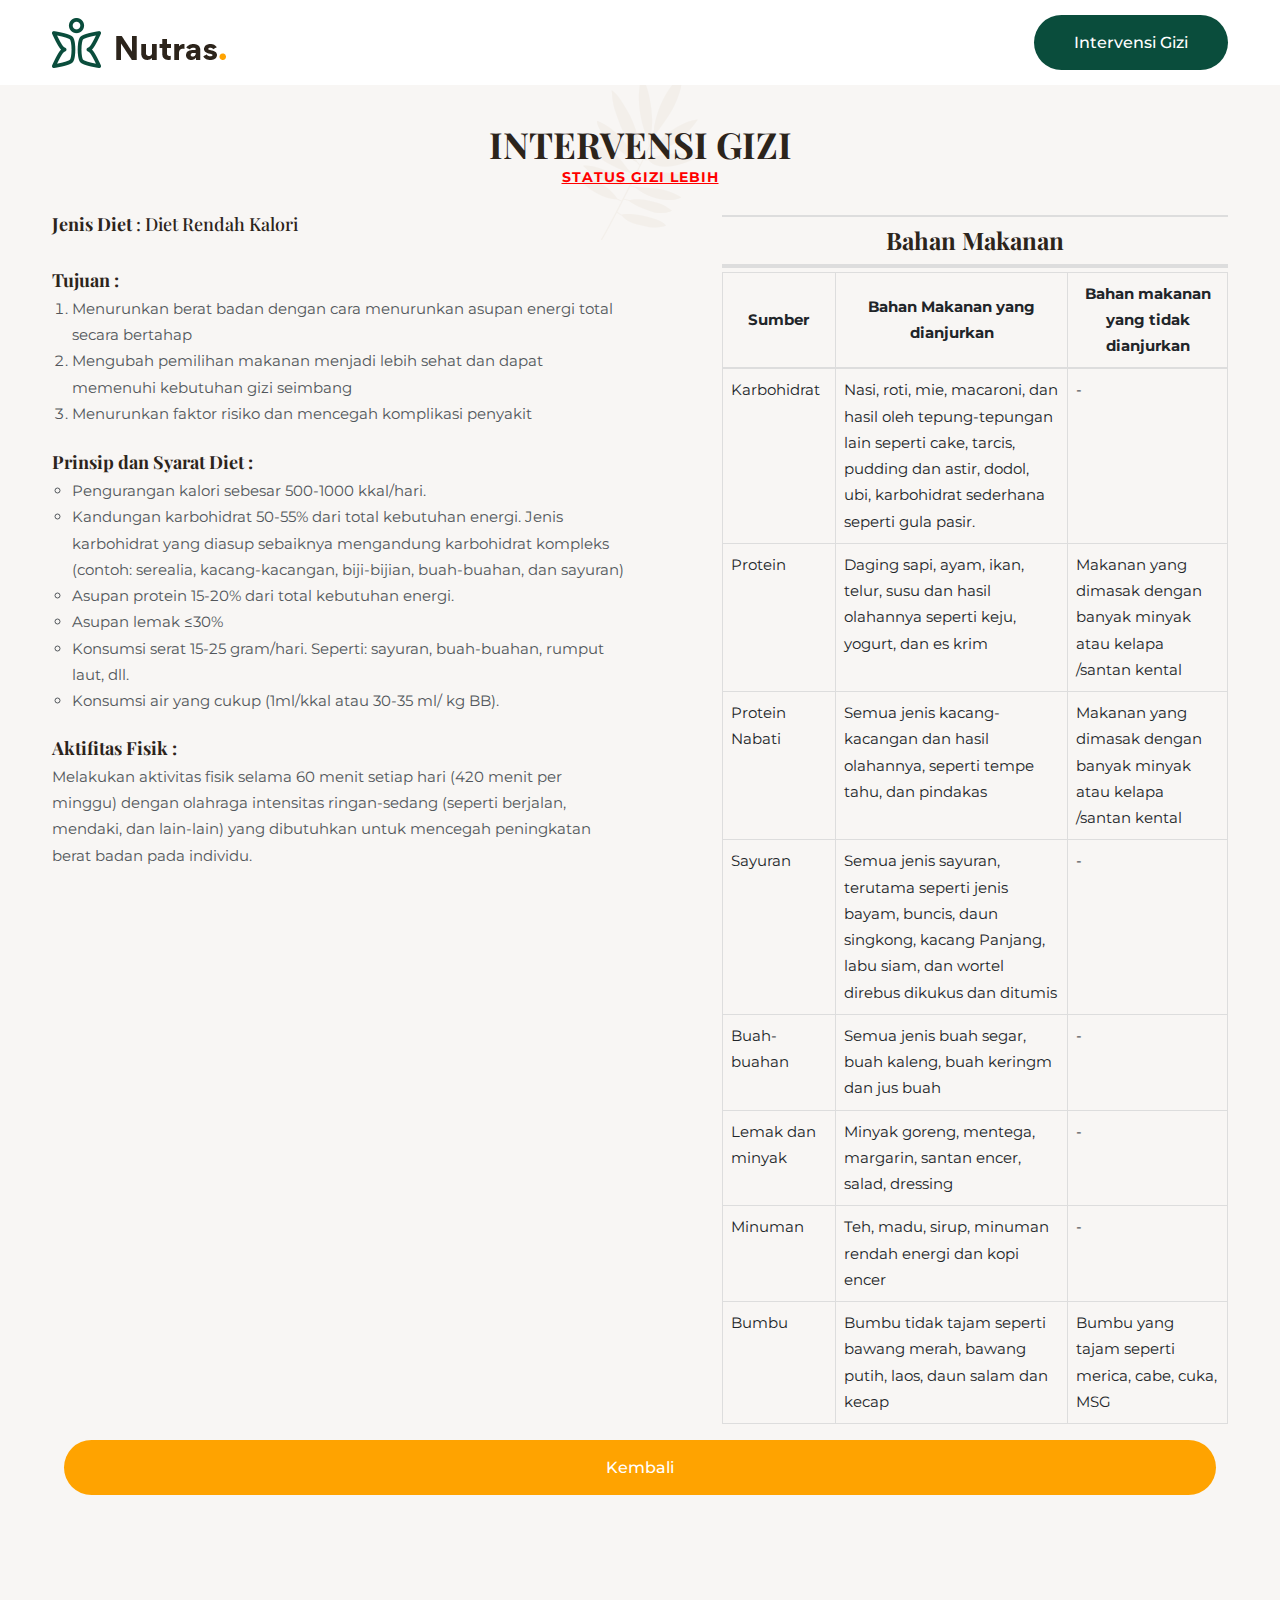
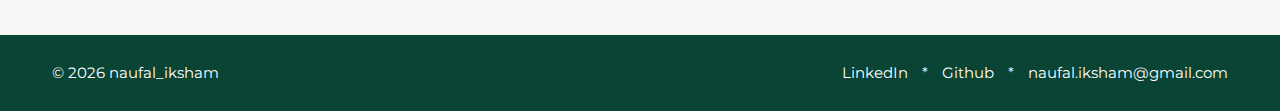
<file: status-gizi-lebih.html>
<!DOCTYPE html>
<html class="no-js" lang="en">
  <head>
    <meta charset="utf-8" />
    <meta http-equiv="x-ua-compatible" content="ie=edge" />
    <title>Nutras</title>
    <meta name="robots" content="noindex, follow" />
    <meta name="description" content="" />
    <meta
      name="viewport"
      content="width=device-width, initial-scale=1, shrink-to-fit=no"
    />
    <!-- Favicon -->
    <link
      rel="shortcut icon"
      type="image/x-icon"
      href="assets/images/favicon.ico"
    />

    <!-- CSS
	============================================ -->

    <!-- Icon Font CSS -->
    <link rel="stylesheet" href="assets/css/plugins/icofont.min.css" />
    <link rel="stylesheet" href="assets/css/plugins/flaticon.css" />
    <link rel="stylesheet" href="assets/css/plugins/font-awesome.min.css" />

    <!-- Plugins CSS -->
    <link rel="stylesheet" href="assets/css/plugins/bootstrap.min.css" />
    <link rel="stylesheet" href="assets/css/plugins/animate.min.css" />
    <link rel="stylesheet" href="assets/css/plugins/swiper-bundle.min.css" />
    <link rel="stylesheet" href="assets/css/plugins/magnific-popup.css" />
    <link rel="stylesheet" href="assets/css/plugins/nice-select.css" />

    <!-- Main Style CSS -->
    <link rel="stylesheet" href="assets/css/style.css" />
  </head>

  <body>
    <div class="main-wrapper">
      <!-- Header Section Start -->
      <div class="header section">
        <!-- Header Main Start -->
        <div class="header-main">
          <div class="container">
            <!-- Header Wrapper Start -->
            <div class="header-wrapper">
              <!-- Header Logo Start -->
              <div class="header-logo">
                <a href="index.html"
                  ><img src="assets/images/logo.png" alt="Logo"
                /></a>
              </div>
              <!-- Header Logo End -->

              <!-- Header Menu Start -->
              <div class="header-menu d-none d-lg-flex">
                <div class="header-btn" style="margin: 1em 0 1em 0">
                  <a
                    href="#deskripsi"
                    class="btn btn-secondary btn-hover-primary"
                    >Intervensi Gizi</a
                  >
                </div>
              </div>
              <!-- Header Menu End -->

              <!-- Header Toggle Start -->
              <div class="header-toggle d-lg-none">
                <a href="#deskripsi" class="btn btn-secondary btn-hover-primary"
                  >Intervensi Gizi</a
                >
              </div>
              <!-- Header Toggle End -->
            </div>
            <!-- Header Wrapper End -->
          </div>
        </div>
        <!-- Header Main End -->
      </div>
      <!-- Header Section End -->

      <!-- Overlay Start -->
      <div class="overlay"></div>
      <!-- Overlay End -->

      <!-- Section Intervensi Gizi -->
      <div id="deskripsi" class="section section-padding bg-grey">
        <div class="container">
          <!-- Intervensi Gizi Start -->
          <div class="our-mission-wrapper">
            <div class="row">
              <div class="section-title">
                <h1 class="page-title" style="margin-bottom: 5px">
                  <center><b>INTERVENSI GIZI</b></center>
                </h1>
                <h2
                  class="sub-title"
                  style="
                    color: red;
                    text-decoration: underline;
                    margin-bottom: 5px;
                  "
                >
                  <center>Status Gizi Lebih</center>
                </h2>
              </div>
              <div class="col-lg-6">
                <div class="content">
                    <h4 style="margin-bottom: 5px">
                        <b>Jenis Diet</b>&nbsp;: Diet Rendah Kalori
                    </h4><br>
                    <h4 style="margin-bottom: 5px; margin-top: 5px;"><b>Tujuan&nbsp;:</b></h4>
                    <ol type="1" style="list-style: auto; padding: 0; margin: 0">
                        <li style="margin-left: 20px; margin-top: 5px;">
                            Menurunkan berat badan dengan cara menurunkan asupan energi total secara bertahap
                        </li>
                        <li style="margin-left: 20px">
                            Mengubah pemilihan makanan menjadi lebih sehat dan dapat memenuhi kebutuhan gizi seimbang
                        </li>
                        <li style="margin-left: 20px">
                            Menurunkan faktor risiko dan mencegah komplikasi penyakit
                        </li>
                    </ol>
                    <br />
                    <h4 style="margin-bottom: 5px">
                        <b>Prinsip dan Syarat Diet&nbsp;:</b>
                    </h4>
                    <ul type="1" style="list-style: circle; padding: 0; margin: 0">
                        <li style="margin-left: 20px; margin-top: 5px;">
                            Pengurangan kalori sebesar 500-1000 kkal/hari.
                        </li>
                        <li style="margin-left: 20px">
                            Kandungan karbohidrat 50-55% dari total kebutuhan energi. Jenis karbohidrat yang diasup sebaiknya mengandung karbohidrat kompleks (contoh: serealia, kacang-kacangan, biji-bijian, buah-buahan, dan sayuran)
                        </li>
                        <li style="margin-left: 20px">
                            Asupan protein 15-20% dari total kebutuhan energi.
                        </li>
                        <li style="margin-left: 20px">
                            Asupan lemak ≤30%
                        </li>
                        <li style="margin-left: 20px">
                            Konsumsi serat 15-25 gram/hari. Seperti: sayuran, buah-buahan, rumput laut, dll.
                        </li>
                        <li style="margin-left: 20px">
                            Konsumsi air yang cukup (1ml/kkal atau 30-35 ml/ kg BB).
                        </li>
                    </ul>
                    <h4 style="margin-bottom: 5px; margin-top: 5px;"><br>
                      <b>Aktifitas Fisik&nbsp;:</b>
                    </h4>
                    <ul>  
                      <li>
                        Melakukan aktivitas fisik selama 60 menit setiap hari (420 menit per minggu) dengan olahraga intensitas ringan-sedang (seperti berjalan, mendaki, dan lain-lain) yang dibutuhkan untuk mencegah peningkatan berat badan pada individu.
                      </li>
                    </ul>
                </div>
            </div>            
              <div class="col-lg-6">
                <div class="content-list">
                  <h3
                    class="sub-title"
                    style="
                      border-bottom: 4px solid #ddd;
                      border-top: 2px solid #ddd;
                      margin-bottom: 4px;
                      padding: 2%;
                    "
                  >
                    <center><b>Bahan Makanan</b></center>
                  </h3>
                  <table
                    class="table"
                    style="border-collapse: collapse; width: 100%"
                  >
                    <thead>
                      <tr style="border-bottom: 2px solid #ddd">
                        <th
                          style="
                            border: 1px solid #ddd;
                            padding: 8px;
                            text-align: center;
                            vertical-align: middle;
                          "
                        >
                          Sumber
                        </th>
                        <th
                          style="
                            border: 1px solid #ddd;
                            padding: 8px;
                            text-align: center;
                            vertical-align: middle;
                          "
                        >
                          Bahan Makanan yang dianjurkan
                        </th>
                        <th
                          style="
                            border: 1px solid #ddd;
                            padding: 8px;
                            text-align: center;
                            vertical-align: middle;
                          "
                        >
                          Bahan makanan yang tidak dianjurkan
                        </th>
                      </tr>
                    </thead>
                    <tbody>
                      <tr>
                        <td style="border: 1px solid #ddd; padding: 8px">
                          Karbohidrat
                        </td>
                        <td style="border: 1px solid #ddd; padding: 8px">
                          Nasi, roti, mie, macaroni, dan hasil oleh
                          tepung-tepungan lain seperti cake, tarcis, pudding dan
                          astir, dodol, ubi, karbohidrat sederhana seperti gula
                          pasir.
                        </td>
                        <td style="border: 1px solid #ddd; padding: 8px">-</td>
                      </tr>
                      <tr>
                        <td style="border: 1px solid #ddd; padding: 8px">
                          Protein
                        </td>
                        <td style="border: 1px solid #ddd; padding: 8px">
                          Daging sapi, ayam, ikan, telur, susu dan hasil
                          olahannya seperti keju, yogurt, dan es krim
                        </td>
                        <td style="border: 1px solid #ddd; padding: 8px">
                          Makanan yang dimasak dengan banyak minyak atau kelapa
                          /santan kental
                        </td>
                      </tr>
                      <tr>
                        <td style="border: 1px solid #ddd; padding: 8px">
                          Protein Nabati
                        </td>
                        <td style="border: 1px solid #ddd; padding: 8px">
                          Semua jenis kacang-kacangan dan hasil olahannya,
                          seperti tempe tahu, dan pindakas
                        </td>
                        <td style="border: 1px solid #ddd; padding: 8px">
                          Makanan yang dimasak dengan banyak minyak atau kelapa
                          /santan kental
                        </td>
                      </tr>
                      <tr>
                        <td style="border: 1px solid #ddd; padding: 8px">
                          Sayuran
                        </td>
                        <td style="border: 1px solid #ddd; padding: 8px">
                          Semua jenis sayuran, terutama seperti jenis bayam,
                          buncis, daun singkong, kacang Panjang, labu siam, dan
                          wortel direbus dikukus dan ditumis
                        </td>
                        <td style="border: 1px solid #ddd; padding: 8px">-</td>
                      </tr>
                      <tr>
                        <td style="border: 1px solid #ddd; padding: 8px">
                          Buah-buahan
                        </td>
                        <td style="border: 1px solid #ddd; padding: 8px">
                          Semua jenis buah segar, buah kaleng, buah keringm dan
                          jus buah
                        </td>
                        <td style="border: 1px solid #ddd; padding: 8px">-</td>
                      </tr>
                      <tr>
                        <td style="border: 1px solid #ddd; padding: 8px">
                          Lemak dan minyak
                        </td>
                        <td style="border: 1px solid #ddd; padding: 8px">
                          Minyak goreng, mentega, margarin, santan encer, salad,
                          dressing
                        </td>
                        <td style="border: 1px solid #ddd; padding: 8px">-</td>
                      </tr>
                      <tr>
                        <td style="border: 1px solid #ddd; padding: 8px">
                          Minuman
                        </td>
                        <td style="border: 1px solid #ddd; padding: 8px">
                          Teh, madu, sirup, minuman rendah energi dan kopi encer
                        </td>
                        <td style="border: 1px solid #ddd; padding: 8px">-</td>
                      </tr>
                      <tr>
                        <td style="border: 1px solid #ddd; padding: 8px">
                          Bumbu
                        </td>
                        <td style="border: 1px solid #ddd; padding: 8px">
                          Bumbu tidak tajam seperti bawang merah, bawang putih,
                          laos, daun salam dan kecap
                        </td>
                        <td style="border: 1px solid #ddd; padding: 8px">
                          Bumbu yang tajam seperti merica, cabe, cuka, MSG
                        </td>
                      </tr>
                    </tbody>
                  </table>
                </div>
              </div>
              <center>
                <a
                  class="btn btn-primary btn-hover-secondary"
                  href="cek-status-gizi.html"
                  style="margin: 0 2px 0 2px; width: 98%"
                  >Kembali</a
                >
              </center>
            </div>
          </div>
          <!-- Intervensi Gizi End -->
        </div>
      </div>
      <!-- Section Intervensi Gizi End -->

      <!-- Footer Start -->
      <div class="section footer-section">

        <!-- Footer Copyright Section Start -->
        <div class="footer-copyright">
            <div class="container">

                <!-- Copyright Wrapper Start -->
                <div class="copyright-wrapper">

                    <div class="copyright-text">
                        <p id="copyright-text">&copy; naufal_iksham</p>
                    </div>                        

                    <div class="copyright-link">
                        <a href="https://www.linkedin.com/in/naufaliksham19/" target="_blank">LinkedIn</a>
                        <a href="https://github.com/naufaliksham" target="_blank">Github</a>
                        <a href="mailto:naufal.iksham@gmail.com" target="_blank">naufal.iksham@gmail.com</a>
                    </div>

                </div>
                <!-- Copyright Wrapper End -->

            </div>
        </div>
        <!-- Footer Copyright Section End -->

    </div>
    <!-- Footer End -->

    <!--Back To Start-->
    <a href="#" class="back-to-top">
        <i class="icofont-simple-up"></i>
    </a>
    <!--Back To End-->
    </div>

    <!-- JS
    ============================================ -->
    <!-- Footer -->
    <script>
      const year = new Date().getFullYear();
      const author = "naufal_iksham";
      document.getElementById("copyright-text").innerHTML = `&copy; ${year} ${author}`;
    </script>

    <!-- Modernizer & jQuery JS -->
    <script src="assets/js/vendor/modernizr-3.11.2.min.js"></script>
    <script src="assets/js/vendor/jquery-3.5.1.min.js"></script>

    <!-- Bootstrap JS -->
    <script src="assets/js/plugins/popper.min.js"></script>
    <script src="assets/js/plugins/bootstrap.min.js"></script>

    <!-- Plugins JS -->
    <script src="assets/js/plugins/swiper-bundle.min.js"></script>
    <script src="assets/js/plugins/jquery.magnific-popup.min.js"></script>
    <script src="assets/js/plugins/jquery.nice-select.min.js"></script>
    <script src="assets/js/plugins/video-playlist.js"></script>
    <script src="assets/js/plugins/ajax-contact.js"></script>

    <!-- Main JS -->
    <script src="assets/js/main.js"></script>
  </body>
</html>
</file>
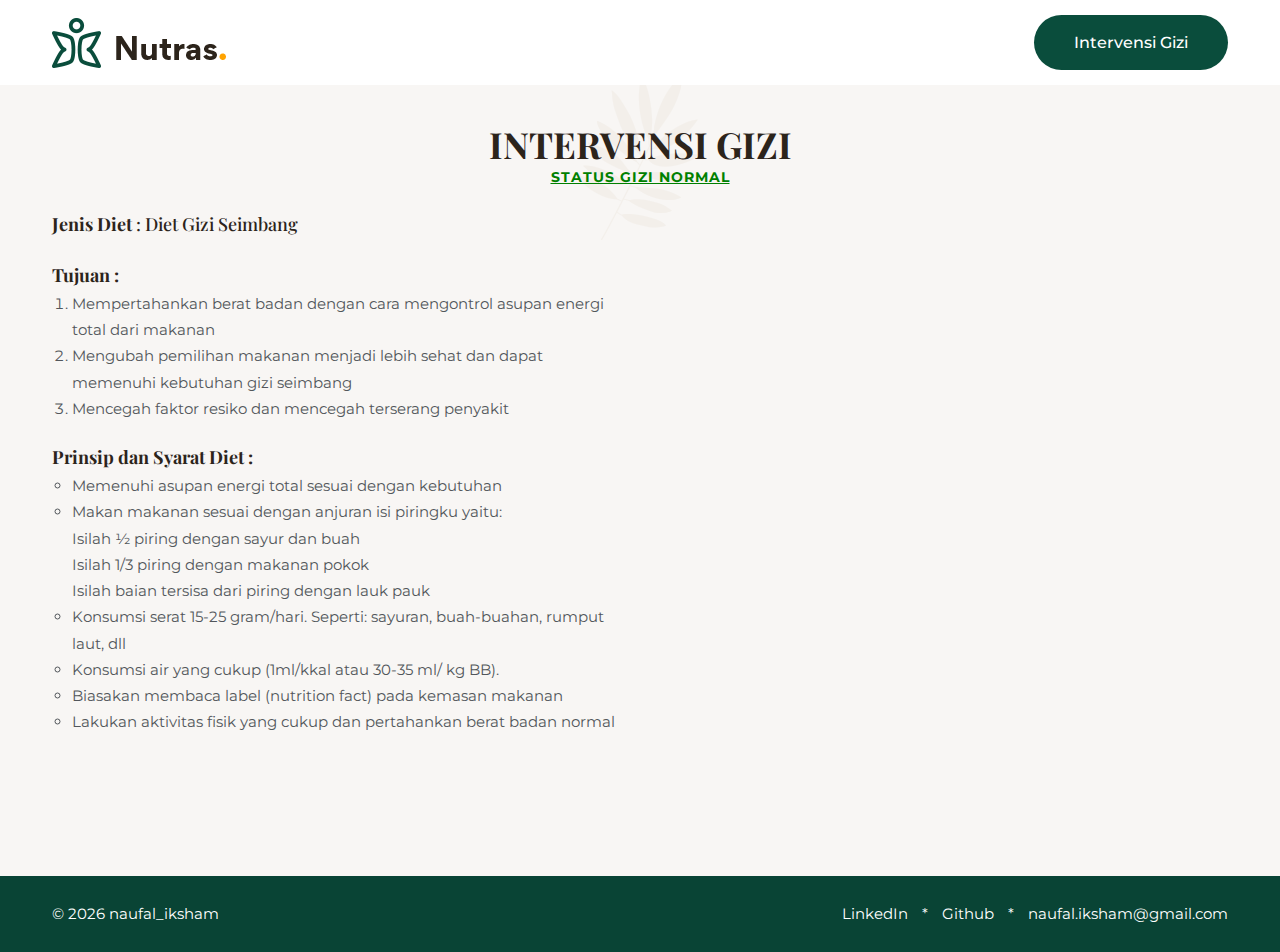
<file: status-gizi-normal.html>
<!DOCTYPE html>
<html class="no-js" lang="en">
  <head>
    <meta charset="utf-8" />
    <meta http-equiv="x-ua-compatible" content="ie=edge" />
    <title>Nutras</title>
    <meta name="robots" content="noindex, follow" />
    <meta name="description" content="" />
    <meta
      name="viewport"
      content="width=device-width, initial-scale=1, shrink-to-fit=no"
    />
    <!-- Favicon -->
    <link
      rel="shortcut icon"
      type="image/x-icon"
      href="assets/images/favicon.ico"
    />

    <!-- CSS
	============================================ -->

    <!-- Icon Font CSS -->
    <link rel="stylesheet" href="assets/css/plugins/icofont.min.css" />
    <link rel="stylesheet" href="assets/css/plugins/flaticon.css" />
    <link rel="stylesheet" href="assets/css/plugins/font-awesome.min.css" />

    <!-- Plugins CSS -->
    <link rel="stylesheet" href="assets/css/plugins/bootstrap.min.css" />
    <link rel="stylesheet" href="assets/css/plugins/animate.min.css" />
    <link rel="stylesheet" href="assets/css/plugins/swiper-bundle.min.css" />
    <link rel="stylesheet" href="assets/css/plugins/magnific-popup.css" />
    <link rel="stylesheet" href="assets/css/plugins/nice-select.css" />

    <!-- Main Style CSS -->
    <link rel="stylesheet" href="assets/css/style.css" />
  </head>

  <body>
    <div class="main-wrapper">
      <!-- Header Section Start -->
      <div class="header section">
        <!-- Header Main Start -->
        <div class="header-main">
          <div class="container">
            <!-- Header Wrapper Start -->
            <div class="header-wrapper">
              <!-- Header Logo Start -->
              <div class="header-logo">
                <a href="index.html"
                  ><img src="assets/images/logo.png" alt="Logo"
                /></a>
              </div>
              <!-- Header Logo End -->

              <!-- Header Menu Start -->
              <div class="header-menu d-none d-lg-flex">
                <div class="header-btn" style="margin: 1em 0 1em 0">
                  <a
                    href="#deskripsi"
                    class="btn btn-secondary btn-hover-primary"
                    >Intervensi Gizi</a
                  >
                </div>
              </div>
              <!-- Header Menu End -->

              <!-- Header Toggle Start -->
              <div class="header-toggle d-lg-none">
                <a href="#deskripsi" class="btn btn-secondary btn-hover-primary"
                  >Intervensi Gizi</a
                >
              </div>
              <!-- Header Toggle End -->
            </div>
            <!-- Header Wrapper End -->
          </div>
        </div>
        <!-- Header Main End -->
      </div>
      <!-- Header Section End -->

      <!-- Overlay Start -->
      <div class="overlay"></div>
      <!-- Overlay End -->

      <!-- Section Intervensi Gizi -->
      <div id="deskripsi" class="section section-padding bg-grey">
        <div class="container">
          <!-- Intervensi Gizi Start -->
          <div class="our-mission-wrapper">
            <div class="row">
              <div class="section-title">
                <h1 class="page-title" style="margin-bottom: 5px">
                  <center><b>INTERVENSI GIZI</b></center>
                </h1>
                <h2
                  class="sub-title"
                  style="
                    color: green;
                    text-decoration: underline;
                    margin-bottom: 5px;
                  "
                >
                  <center>Status Gizi Normal</center>
                </h2>
              </div>
              <div class="col-lg-6">
                <div class="content">
                  <h4 style="margin-bottom: 5px">
                    <b>Jenis Diet</b>&nbsp;: Diet Gizi Seimbang
                  </h4><br>
                  <h4 style="margin-bottom: 5px"><b>Tujuan&nbsp;:</b></h4>
                  <ol type="1" style="list-style: auto; padding: 0; margin: 0">
                    <li style="margin-left: 20px">
                      Mempertahankan berat badan dengan cara mengontrol asupan
                      energi total dari makanan
                    </li>
                    <li style="margin-left: 20px">
                      Mengubah pemilihan makanan menjadi lebih sehat dan dapat
                      memenuhi kebutuhan gizi seimbang
                    </li>
                    <li style="margin-left: 20px">
                      Mencegah faktor resiko dan mencegah terserang penyakit
                    </li>
                  </ol>
                  <br />
                  <h4 style="margin-bottom: 5px">
                    <b>Prinsip dan Syarat Diet&nbsp;:</b>
                  </h4>
                  <ul
                    type="1"
                    style="list-style: circle; padding: 0; margin: 0"
                  >
                    <li style="margin-left: 20px">
                      Memenuhi asupan energi total sesuai dengan kebutuhan
                    </li>
                    <li style="margin-left: 20px">
                      Makan makanan sesuai dengan anjuran isi piringku yaitu:
                      <ul>
                        <li>Isilah ½ piring dengan sayur dan buah</li>
                        <li>Isilah 1/3 piring dengan makanan pokok</li>
                        <li>
                          Isilah baian tersisa dari piring dengan lauk pauk
                        </li>
                      </ul>
                    </li>
                    <li style="margin-left: 20px">
                      Konsumsi serat 15-25 gram/hari. Seperti: sayuran,
                      buah-buahan, rumput laut, dll
                    </li>
                    <li style="margin-left: 20px">
                      Konsumsi air yang cukup (1ml/kkal atau 30-35 ml/ kg BB).
                    </li>
                    <li style="margin-left: 20px">
                      Biasakan membaca label (nutrition fact) pada kemasan
                      makanan
                    </li>
                    <li style="margin-left: 20px">
                      Lakukan aktivitas fisik yang cukup dan pertahankan berat
                      badan normal
                    </li>
                  </ul>
                </div>
              </div>
            </div>
          </div>
          <!-- Intervensi Gizi End -->
        </div>
      </div>

      <!-- Section Intervensi Gizi End -->

      <!-- Footer Start -->
      <div class="section footer-section">

        <!-- Footer Copyright Section Start -->
        <div class="footer-copyright">
            <div class="container">

                <!-- Copyright Wrapper Start -->
                <div class="copyright-wrapper">

                    <div class="copyright-text">
                        <p id="copyright-text">&copy; naufal_iksham</p>
                    </div>                        

                    <div class="copyright-link">
                        <a href="https://www.linkedin.com/in/naufaliksham19/" target="_blank">LinkedIn</a>
                        <a href="https://github.com/naufaliksham" target="_blank">Github</a>
                        <a href="mailto:naufal.iksham@gmail.com" target="_blank">naufal.iksham@gmail.com</a>
                    </div>

                </div>
                <!-- Copyright Wrapper End -->

            </div>
        </div>
        <!-- Footer Copyright Section End -->

    </div>
    <!-- Footer End -->

      <!--Back To Start-->
      <a href="#" class="back-to-top">
        <i class="icofont-simple-up"></i>
      </a>
      <!--Back To End-->
    </div>

    <!-- JS
    ============================================ -->
    <!-- Footer -->
    <script>
      const year = new Date().getFullYear();
      const author = "naufal_iksham";
      document.getElementById("copyright-text").innerHTML = `&copy; ${year} ${author}`;
    </script>

    <!-- Modernizer & jQuery JS -->
    <script src="assets/js/vendor/modernizr-3.11.2.min.js"></script>
    <script src="assets/js/vendor/jquery-3.5.1.min.js"></script>

    <!-- Bootstrap JS -->
    <script src="assets/js/plugins/popper.min.js"></script>
    <script src="assets/js/plugins/bootstrap.min.js"></script>

    <!-- Plugins JS -->
    <script src="assets/js/plugins/swiper-bundle.min.js"></script>
    <script src="assets/js/plugins/jquery.magnific-popup.min.js"></script>
    <script src="assets/js/plugins/jquery.nice-select.min.js"></script>
    <script src="assets/js/plugins/video-playlist.js"></script>
    <script src="assets/js/plugins/ajax-contact.js"></script>

    <!-- Main JS -->
    <script src="assets/js/main.js"></script>
  </body>
</html>
</file>
<file: assets/css/plugins/flaticon.css>
@font-face {
    font-family: "flaticon";
    src: url("../../fonts/flaticon.ttf?7bd489e997c1aef07fb65d046dd77e13") format("truetype"),
url("../../fonts/flaticon.woff?7bd489e997c1aef07fb65d046dd77e13") format("woff"),
url("../../fonts/flaticon.woff2?7bd489e997c1aef07fb65d046dd77e13") format("woff2"),
url("../../fonts/flaticon.eot?7bd489e997c1aef07fb65d046dd77e13#iefix") format("embedded-opentype"),
url("../../fonts/flaticon.svg?7bd489e997c1aef07fb65d046dd77e13#flaticon") format("svg");
}

i[class^="flaticon-"]:before, i[class*=" flaticon-"]:before {
    font-family: flaticon !important;
    font-style: normal;
    font-weight: normal !important;
    font-variant: normal;
    text-transform: none;
    line-height: 1;
    -webkit-font-smoothing: antialiased;
    -moz-osx-font-smoothing: grayscale;
}

.flaticon-computer:before {
    content: "\f101";
}
.flaticon-left-quote:before {
    content: "\f102";
}
.flaticon-lotus:before {
    content: "\f103";
}
.flaticon-lotus-flower:before {
    content: "\f104";
}
.flaticon-lunges:before {
    content: "\f105";
}
.flaticon-maps-and-flags:before {
    content: "\f106";
}
.flaticon-notification:before {
    content: "\f107";
}
</file>
<file: assets/css/plugins/nice-select.css>
.nice-select {
  -webkit-tap-highlight-color: transparent;
  background-color: #fff;
  border-radius: 5px;
  border: solid 1px #e8e8e8;
  box-sizing: border-box;
  clear: both;
  cursor: pointer;
  display: block;
  float: left;
  font-family: inherit;
  font-size: 14px;
  font-weight: normal;
  height: 42px;
  line-height: 40px;
  outline: none;
  padding-left: 18px;
  padding-right: 30px;
  position: relative;
  text-align: left !important;
  -webkit-transition: all 0.2s ease-in-out;
  transition: all 0.2s ease-in-out;
  -webkit-user-select: none;
     -moz-user-select: none;
      -ms-user-select: none;
          user-select: none;
  white-space: nowrap;
  width: auto; }
  .nice-select:hover {
    border-color: #dbdbdb; }
  .nice-select:active, .nice-select.open, .nice-select:focus {
    border-color: #999; }
  .nice-select:after {
    border-bottom: 2px solid #999;
    border-right: 2px solid #999;
    content: '';
    display: block;
    height: 5px;
    margin-top: -4px;
    pointer-events: none;
    position: absolute;
    right: 12px;
    top: 50%;
    -webkit-transform-origin: 66% 66%;
        -ms-transform-origin: 66% 66%;
            transform-origin: 66% 66%;
    -webkit-transform: rotate(45deg);
        -ms-transform: rotate(45deg);
            transform: rotate(45deg);
    -webkit-transition: all 0.15s ease-in-out;
    transition: all 0.15s ease-in-out;
    width: 5px; }
  .nice-select.open:after {
    -webkit-transform: rotate(-135deg);
        -ms-transform: rotate(-135deg);
            transform: rotate(-135deg); }
  .nice-select.open .list {
    opacity: 1;
    pointer-events: auto;
    -webkit-transform: scale(1) translateY(0);
        -ms-transform: scale(1) translateY(0);
            transform: scale(1) translateY(0); }
  .nice-select.disabled {
    border-color: #ededed;
    color: #999;
    pointer-events: none; }
    .nice-select.disabled:after {
      border-color: #cccccc; }
  .nice-select.wide {
    width: 100%; }
    .nice-select.wide .list {
      left: 0 !important;
      right: 0 !important; }
  .nice-select.right {
    float: right; }
    .nice-select.right .list {
      left: auto;
      right: 0; }
  .nice-select.small {
    font-size: 12px;
    height: 36px;
    line-height: 34px; }
    .nice-select.small:after {
      height: 4px;
      width: 4px; }
    .nice-select.small .option {
      line-height: 34px;
      min-height: 34px; }
  .nice-select .list {
    background-color: #fff;
    border-radius: 5px;
    box-shadow: 0 0 0 1px rgba(68, 68, 68, 0.11);
    box-sizing: border-box;
    margin-top: 4px;
    opacity: 0;
    overflow: hidden;
    padding: 0;
    pointer-events: none;
    position: absolute;
    top: 100%;
    left: 0;
    -webkit-transform-origin: 50% 0;
        -ms-transform-origin: 50% 0;
            transform-origin: 50% 0;
    -webkit-transform: scale(0.75) translateY(-21px);
        -ms-transform: scale(0.75) translateY(-21px);
            transform: scale(0.75) translateY(-21px);
    -webkit-transition: all 0.2s cubic-bezier(0.5, 0, 0, 1.25), opacity 0.15s ease-out;
    transition: all 0.2s cubic-bezier(0.5, 0, 0, 1.25), opacity 0.15s ease-out;
    z-index: 9; }
    .nice-select .list:hover .option:not(:hover) {
      background-color: transparent !important; }
  .nice-select .option {
    cursor: pointer;
    font-weight: 400;
    line-height: 40px;
    list-style: none;
    min-height: 40px;
    outline: none;
    padding-left: 18px;
    padding-right: 29px;
    text-align: left;
    -webkit-transition: all 0.2s;
    transition: all 0.2s; }
    .nice-select .option:hover, .nice-select .option.focus, .nice-select .option.selected.focus {
      background-color: #f6f6f6; }
    .nice-select .option.selected {
      font-weight: bold; }
    .nice-select .option.disabled {
      background-color: transparent;
      color: #999;
      cursor: default; }

.no-csspointerevents .nice-select .list {
  display: none; }

.no-csspointerevents .nice-select.open .list {
  display: block; }
</file>
<file: assets/css/style.css>
/*-----------------------------------------------------------------------------------

    Template Name: Nutras Fitness & Nutrition Bootstrap 5 Template
    Author: Hastech IT
    Version: 1.0

-----------------------------------------------------------------------------------

    CSS INDEX
    ===================

    01. Theme Default CSS
    02. Elements CSS
        2.1 - Blockquote CSS
        2.2 - Form CSS
        2.3 - Button CSS
        2.4 - Modal CSS
    03. Header CSS
        3.1 - Header Top CSS
        3.2 - Mobile Menu CSS
        3.3 - Login Header CSS
    04. Pages CSS (All Page Styles)
        4.1 - Slider CSS
        4.2 - Features CSS
        4.3 - About CSS
        4.4 - Courses CSS
        4.5 - Testimonial CSS
        4.6 - Brand CSS
        4.7 - Blog CSS
        4.8 - Download CSS
        4.9 - Page Banner CSS
        4.10 - Our Mission CSS
        4.11 - Instructor CSS
        4.12 - Courses Details CSS
        4.13 - Team CSS
        4.14 - Blog Details CSS
        4.15 - Registration & Login Form CSS
        4.16 - FAQ'S CSS
        4.17 - Error CSS
        4.18 - Contact CSS
        4.19 - Courses Enroll CSS
        4.20 - Courses Admin CSS
    05. Widget CSS
        5.1 - Sidebar Widget CSS
        5.2 - Footer Widget CSS
    07. Footer CSS



-----------------------------------------------------------------------------------*/
/*----------------------------------------*/
/*  01. Theme Default CSS
/*----------------------------------------*/
@import url("https://fonts.googleapis.com/css2?family=Playfair+Display:wght@400;500;600;700;800;900&display=swap");
@import url("https://fonts.googleapis.com/css2?family=Montserrat:ital,wght@0,300;0,400;0,500;0,600;0,700;0,800;0,900;1,300;1,400&display=swap");
/*-- Common Style --*/
*, *::after, *::before {
  -webkit-box-sizing: border-box;
          box-sizing: border-box;
  scroll-behavior: auto;
}

body {
  font-size: 15px;
  line-height: 1.75;
  font-weight: 400;
  font-family: "Montserrat", sans-serif;
  color: #52565b;
  outline: none;
  visibility: visible;
  overflow-X: hidden;
  -webkit-font-smoothing: antialiased;
  -moz-osx-font-smoothing: grayscale;
  color: "";
}
body[dir=rtl] {
  text-align: right;
}

h1, h2, h3, h4, h5, h6 {
  font-family: "Playfair Display", serif;
  color: #2c241b;
  font-weight: 0;
  line-height: 1.1;
  margin-bottom: 0;
}

h1 {
  font-size: 36px;
}
@media only screen and (max-width: 767px) {
  h1 {
    font-size: 30px;
  }
}

h2 {
  font-size: 30px;
}
@media only screen and (max-width: 767px) {
  h2 {
    font-size: 24px;
  }
}

h3 {
  font-size: 24px;
}
@media only screen and (max-width: 767px) {
  h3 {
    font-size: 20px;
  }
}

h4 {
  font-size: 18px;
}

h5 {
  font-size: 16px;
}

h6 {
  font-size: 14px;
}

p {
  margin-bottom: 0;
}

a, button {
  color: inherit;
  display: inline-block;
  line-height: inherit;
  text-decoration: none;
  cursor: pointer;
}

a, button, img, input {
  -webkit-transition: all 0.3s linear;
  transition: all 0.3s linear;
  outline: 0;
}
a:focus, button:focus, img:focus, input:focus {
  outline: 0;
}

a:focus {
  color: inherit;
  outline: none;
  text-decoration: none;
}

a:hover {
  text-decoration: none;
  color: #ffa300;
}

ul, ol {
  padding: 0;
  list-style: none;
  margin: 0;
}

button, input[type=submit] {
  cursor: pointer;
}

img {
  max-width: 100%;
}

input::-webkit-input-placeholder, textarea::-webkit-input-placeholder {
  opacity: 1;
}
input:-moz-placeholder, textarea:-moz-placeholder {
  opacity: 1;
}
input::-moz-placeholder, textarea::-moz-placeholder {
  opacity: 1;
}
input:-ms-input-placeholder, textarea:-ms-input-placeholder {
  opacity: 1;
}

/*-- Common Classes --*/
.section,
.main-wrapper {
  float: left;
  width: 100%;
}

@media only screen and (min-width: 1200px) {
  .container {
    max-width: 1200px;
  }
}
/*--Tab Content & Pane Fix--*/
.tab-content {
  width: 100%;
}
.tab-content .tab-pane {
  display: block;
  height: 0;
  max-width: 100%;
  visibility: hidden;
  overflow: hidden;
  opacity: 0;
}
.tab-content .tab-pane.active {
  height: auto;
  visibility: visible;
  opacity: 1;
  overflow: visible;
}

/*--Section Spacing--*/
.section-padding {
  padding-top: 100px;
  padding-bottom: 140px;
}
@media only screen and (min-width: 992px) and (max-width: 1199px) {
  .section-padding {
    padding-top: 100px;
    padding-bottom: 100px;
  }
}
@media only screen and (min-width: 768px) and (max-width: 991px) {
  .section-padding {
    padding-top: 80px;
    padding-bottom: 80px;
  }
}
@media only screen and (max-width: 767px) {
  .section-padding {
    padding-top: 60px;
    padding-bottom: 60px;
  }
}

.section-padding-02 {
  padding-top: 140px;
}
@media only screen and (min-width: 992px) and (max-width: 1199px) {
  .section-padding-02 {
    padding-top: 100px;
  }
}
@media only screen and (min-width: 768px) and (max-width: 991px) {
  .section-padding-02 {
    padding-top: 80px;
  }
}
@media only screen and (max-width: 767px) {
  .section-padding-02 {
    padding-top: 60px;
  }
}

/*-- Background Color --*/
.bg-grey {
  background-color: #f8f6f4;
}

/*-- Section Title --*/
.section-title {
  text-align: center;
  position: relative;
  z-index: 1;
  padding: 25px 0;
}
@media only screen and (max-width: 767px) {
  .section-title {
    padding: 44px 0;
  }
}
.section-title::before {
  position: absolute;
  content: "";
  background-image: url(../images/shape/shape-3.png);
  background-position: center center;
  background-repeat: no-repeat;
  background-size: contain;
  width: 120px;
  height: 166px;
  top: 50%;
  left: 50%;
  -webkit-transform: translate(-50%, -50%);
          transform: translate(-50%, -50%);
  z-index: -1;
}
.section-title .sub-title {
  font-family: "Montserrat", sans-serif;
  font-size: 14px;
  font-weight: 700;
  color: #0a4d3c;
  text-transform: uppercase;
  letter-spacing: 1px;
}
@media only screen and (max-width: 767px) {
  .section-title .sub-title {
    font-size: 13px;
  }
}
.section-title .main-title {
  font-size: 57px;
  margin-top: 23px;
  line-height: 1.1;
}
@media only screen and (max-width: 767px) {
  .section-title .main-title {
    font-size: 36px;
  }
}
@media only screen and (max-width: 575px) {
  .section-title .main-title {
    font-size: 24px;
  }
}
.section-title p {
  color: #50605c;
  font-weight: 500;
  font-size: 19px;
  margin-top: 22px;
}
@media only screen and (max-width: 767px) {
  .section-title p {
    font-size: 16px;
  }
}
.section-title.section-title-white::before {
  background-image: url(../images/shape/shape-4.png);
}
.section-title.section-title-white .sub-title {
  color: #fea200;
}
.section-title.section-title-white .main-title {
  color: #fff;
}
.section-title.shape-none {
  padding: 0;
}
.section-title.shape-none::before {
  display: none;
}

/* Overlay */
.overlay {
  position: fixed;
  top: 0;
  left: 0;
  width: 100%;
  height: 100%;
  background-color: #000;
  opacity: 0;
  visibility: hidden;
  z-index: 99;
  -webkit-transition: all 0.3s linear;
  transition: all 0.3s linear;
}
.overlay.open {
  opacity: 0.7;
  visibility: visible;
}

/* Page Pagination */
.page-pagination {
  padding-top: 60px;
}
.page-pagination .pagination li {
  margin-right: 12px;
}
.page-pagination .pagination li:last-child {
  margin-right: 0;
}
.page-pagination .pagination li a {
  width: 60px;
  height: 60px;
  line-height: 60px;
  text-align: center;
  font-size: 15px;
  font-weight: 500;
  color: #2c241b;
  display: block;
  -webkit-transform: all 0.3s linear;
          transform: all 0.3s linear;
  border-radius: 2px;
  background-color: #f8f6f4;
}
@media only screen and (max-width: 575px) {
  .page-pagination .pagination li a {
    width: 40px;
    height: 40px;
    line-height: 40px;
    font-size: 14px;
  }
}
.page-pagination .pagination li a.active, .page-pagination .pagination li a:hover {
  color: #fff;
  background-color: #0a4d3c;
}

/* Custom Animation */
.animation-left {
  -webkit-animation: left 5s linear 0s infinite normal forwards;
          animation: left 5s linear 0s infinite normal forwards;
}

@-webkit-keyframes left {
  0% {
    -webkit-transform: translateX(0);
            transform: translateX(0);
  }
  50% {
    -webkit-transform: translateX(-40px);
            transform: translateX(-40px);
  }
  100% {
    -webkit-transform: translateX(0);
            transform: translateX(0);
  }
}

@keyframes left {
  0% {
    -webkit-transform: translateX(0);
            transform: translateX(0);
  }
  50% {
    -webkit-transform: translateX(-40px);
            transform: translateX(-40px);
  }
  100% {
    -webkit-transform: translateX(0);
            transform: translateX(0);
  }
}
.animation-right {
  -webkit-animation: right 5s linear 0s infinite normal forwards;
          animation: right 5s linear 0s infinite normal forwards;
}

@-webkit-keyframes right {
  0% {
    -webkit-transform: translateX(0);
            transform: translateX(0);
  }
  50% {
    -webkit-transform: translateX(40px);
            transform: translateX(40px);
  }
  100% {
    -webkit-transform: translateX(0);
            transform: translateX(0);
  }
}

@keyframes right {
  0% {
    -webkit-transform: translateX(0);
            transform: translateX(0);
  }
  50% {
    -webkit-transform: translateX(40px);
            transform: translateX(40px);
  }
  100% {
    -webkit-transform: translateX(0);
            transform: translateX(0);
  }
}
.animation-up {
  -webkit-animation: up 5s linear 0s infinite normal forwards;
          animation: up 5s linear 0s infinite normal forwards;
}

@-webkit-keyframes up {
  0% {
    -webkit-transform: translateY(0);
            transform: translateY(0);
  }
  50% {
    -webkit-transform: translateY(-40px);
            transform: translateY(-40px);
  }
  100% {
    -webkit-transform: translateY(0);
            transform: translateY(0);
  }
}

@keyframes up {
  0% {
    -webkit-transform: translateY(0);
            transform: translateY(0);
  }
  50% {
    -webkit-transform: translateY(-40px);
            transform: translateY(-40px);
  }
  100% {
    -webkit-transform: translateY(0);
            transform: translateY(0);
  }
}
.animation-down {
  -webkit-animation: down 5s linear 0s infinite normal forwards;
          animation: down 5s linear 0s infinite normal forwards;
}

@-webkit-keyframes down {
  0% {
    -webkit-transform: translateY(0);
            transform: translateY(0);
  }
  50% {
    -webkit-transform: translateY(40px);
            transform: translateY(40px);
  }
  100% {
    -webkit-transform: translateY(0);
            transform: translateY(0);
  }
}

@keyframes down {
  0% {
    -webkit-transform: translateY(0);
            transform: translateY(0);
  }
  50% {
    -webkit-transform: translateY(40px);
            transform: translateY(40px);
  }
  100% {
    -webkit-transform: translateY(0);
            transform: translateY(0);
  }
}
.animation-rotate {
  -webkit-animation: rotate 5s linear 0s infinite normal forwards;
          animation: rotate 5s linear 0s infinite normal forwards;
}

@-webkit-keyframes rotate {
  0% {
    -webkit-transform: rotate(0deg);
            transform: rotate(0deg);
  }
  50% {
    -webkit-transform: rotate(-15deg);
            transform: rotate(-15deg);
  }
  100% {
    -webkit-transform: rotate(0deg);
            transform: rotate(0deg);
  }
}

@keyframes rotate {
  0% {
    -webkit-transform: rotate(0deg);
            transform: rotate(0deg);
  }
  50% {
    -webkit-transform: rotate(-15deg);
            transform: rotate(-15deg);
  }
  100% {
    -webkit-transform: rotate(0deg);
            transform: rotate(0deg);
  }
}
/*----------------------------------------*/
/*  02. Elements CSS
/*----------------------------------------*/
/*--
/*  2.1 - Blockquote CSS
/*----------------------------------------*/
blockquote {
  background-color: #ffa300;
  text-align: center;
  padding: 40px 50px;
  position: relative;
  z-index: 1;
  overflow: hidden;
}
@media only screen and (max-width: 575px) {
  blockquote {
    padding: 20px 25px;
  }
}
blockquote:not(:first-child) {
  margin-top: 25px;
}
blockquote:not(:last-child) {
  margin-bottom: 25px;
}
blockquote i {
  position: absolute;
  top: 50%;
  left: 50%;
  -webkit-transform: translate(-50%, -50%);
          transform: translate(-50%, -50%);
  font-size: 150px;
  line-height: 1;
  color: #fff;
  opacity: 0.1;
  z-index: -1;
}
blockquote p {
  display: inline;
  font-size: 20px !important;
  font-style: italic;
  font-family: "Playfair Display", serif;
  color: #fff !important;
  line-height: 1.35;
  font-weight: 500;
}
@media only screen and (max-width: 575px) {
  blockquote p {
    font-size: 18px !important;
  }
}
blockquote .shape {
  position: absolute;
  bottom: -150px;
  left: -45px;
  z-index: -1;
}

/*--
/*  2.2 - Form CSS
/*----------------------------------------*/
label {
  display: block;
  line-height: 1;
  margin-bottom: 10px;
  font-weight: 400;
  text-transform: capitalize;
}

/*Input Field & Select*/
input:not([type=submit]):not([type=checkbox]):not([type=radio]):not([type=file]),
textarea {
  -webkit-box-shadow: none;
          box-shadow: none;
  color: #999999;
  border-radius: 2px;
  margin-bottom: 0;
  padding: 10px 25px;
  max-width: 100%;
  width: 100%;
  font-size: 15px;
  line-height: 30px;
  font-weight: 400;
  border: 1px solid rgba(10, 77, 60, 0.2);
  margin-top: 20px;
  -webkit-transition: all 0.3s linear;
  transition: all 0.3s linear;
  background-color: #fff;
}
input:not([type=submit]):not([type=checkbox]):not([type=radio]):not([type=file]):focus,
textarea:focus {
  outline: none;
  border-color: #0a4d3c;
}

textarea {
  height: 280px;
  resize: none;
}

select {
  -webkit-appearance: none;
  -moz-appearance: none;
  appearance: none;
  background-position: calc(100% - 25px) 50%;
  background-repeat: no-repeat;
  font-family: "Montserrat", sans-serif;
  width: 100%;
  border: none;
  background-color: #f7f7f7;
  line-height: 24px;
  font-weight: 300;
  height: 50px;
  padding: 10px 44px 10px 21px;
  color: #52565b;
  border-radius: 0;
  max-width: 500px;
}
.reviews-rating {
  margin-top: 15px;
}
.reviews-rating label {
  display: block;
  font-size: 14px;
  font-weight: 400;
  color: #52565b;
  margin-bottom: 0;
}
.reviews-rating .rating {
  display: -webkit-box;
  display: -ms-flexbox;
  display: flex;
  margin-top: 5px;
}
.reviews-rating .rating li {
  font-size: 16px;
  color: #d0d0d0;
  margin: 0 2px;
  cursor: pointer;
}
.reviews-rating .rating li i {
  -webkit-transition: all 0.3s linear;
  transition: all 0.3s linear;
}
.reviews-rating .rating li i.star, .reviews-rating .rating li i.hover {
  color: #ffba00;
}

/*--
/*  2.3 - Button CSS
/*----------------------------------------*/
.btn-wrap {
  display: -webkit-box;
  display: -ms-flexbox;
  display: flex;
  -ms-flex-wrap: wrap;
      flex-wrap: wrap;
  margin: -5px;
}
.btn-wrap .btn {
  margin: 5px;
}

.btn {
  display: inline-block;
  position: relative;
  overflow: hidden;
  background-color: transparent;
  border-color: transparent;
  color: #52565b;
  text-transform: capitalize;
  font-size: 16px;
  font-weight: 500;
  padding: 0 40px;
  line-height: 55px;
  height: 55px;
  border-width: 0px;
  border-style: solid;
  -webkit-box-shadow: none;
          box-shadow: none;
  -webkit-transition: all 0.3s ease 0s;
  transition: all 0.3s ease 0s;
  cursor: pointer;
  border-radius: 50px;
}
.btn:active, .btn:focus {
  -webkit-box-shadow: none !important;
          box-shadow: none !important;
}
@media only screen and (min-width: 768px) and (max-width: 991px), only screen and (max-width: 767px) {
  .btn:not([type=submit]) {
    font-size: 14px;
    height: 45px;
    line-height: 45px;
    padding: 0 30px;
  }
}
@media only screen and (max-width: 575px) {
  .btn:not([type=submit]) {
    height: 40px;
    line-height: 40px;
    padding: 0 20px;
    font-size: 14px;
  }
}

.btn-group {
  display: -webkit-inline-box;
  display: -ms-inline-flexbox;
  display: inline-flex;
  -ms-flex-wrap: wrap;
      flex-wrap: wrap;
}
.btn-group .btn {
  border-radius: 0;
}
.btn-group .btn:first-child {
  border-radius: 4px 0 0 4px;
}
.btn-group .btn:last-child {
  border-radius: 0 4px 4px 0;
}

.btn-round {
  border-radius: 100px;
}

.btn-square {
  border-radius: 0;
}

[class*=btn-icon-] i {
  position: absolute;
  top: 0;
  width: 60px;
  height: 60px;
  line-height: 28px;
  text-align: center;
  padding: 15px;
  background-color: rgba(0, 0, 0, 0.1);
}

.btn-icon-left {
  padding-left: 69px;
}
.btn-icon-left i {
  left: 0;
  right: auto;
}

.btn-icon-right {
  padding-right: 69px;
}
.btn-icon-right i {
  left: auto;
  right: 0;
}

.btn-box {
  width: 50px;
  padding: 10px;
  text-align: center;
  -webkit-box-flex: 1;
      -ms-flex: 1 0 50px;
          flex: 1 0 50px;
}
.btn-box i {
  display: block;
  line-height: 24px;
}

.btn-primary {
  background-color: #ffa300;
  border-color: #ffa300;
  color: #fff;
}
.btn-primary:focus, .btn-primary:active, .btn-primary:hover {
  background-color: #ffa300;
  border-color: #ffa300;
  color: #fff;
}

.btn-secondary {
  background-color: #0a4d3c;
  border-color: #0a4d3c;
  color: #fff;
}
.btn-secondary:focus, .btn-secondary:active, .btn-secondary:hover {
  background-color: #0a4d3c;
  border-color: #0a4d3c;
  color: #fff;
}

.btn-success {
  background-color: #4CAF50;
  border-color: #4CAF50;
  color: #fff;
}
.btn-success:focus, .btn-success:active, .btn-success:hover {
  background-color: #4CAF50;
  border-color: #4CAF50;
  color: #fff;
}

.btn-danger {
  background-color: #F44336;
  border-color: #F44336;
  color: #fff;
}
.btn-danger:focus, .btn-danger:active, .btn-danger:hover {
  background-color: #F44336;
  border-color: #F44336;
  color: #fff;
}

.btn-warning {
  background-color: #FFC107;
  border-color: #FFC107;
  color: #2c241b;
}
.btn-warning:focus, .btn-warning:active, .btn-warning:hover {
  background-color: #FFC107;
  border-color: #FFC107;
  color: #2c241b;
}

.btn-info {
  background-color: #17a2b8;
  border-color: #17a2b8;
  color: #fff;
}
.btn-info:focus, .btn-info:active, .btn-info:hover {
  background-color: #17a2b8;
  border-color: #17a2b8;
  color: #fff;
}

.btn-light {
  background-color: #f8f9fa;
  border-color: #f8f9fa;
  color: #2c241b;
}
.btn-light:focus, .btn-light:active, .btn-light:hover {
  background-color: #f8f9fa;
  border-color: #f8f9fa;
  color: #2c241b;
}

.btn-dark {
  background-color: #343a40;
  border-color: #343a40;
  color: #fff;
}
.btn-dark:focus, .btn-dark:active, .btn-dark:hover {
  background-color: #343a40;
  border-color: #343a40;
  color: #fff;
}

.btn-white {
  background-color: #fff;
  border-color: #fff;
  color: #343a40;
}
.btn-white:focus, .btn-white:active, .btn-white:hover {
  background-color: #fff;
  border-color: #fff;
  color: #343a40;
}

.btn-hover-primary:hover {
  background-color: #ffa300;
  border-color: #ffa300;
  color: #fff;
}

.btn-hover-secondary:hover {
  background-color: #0a4d3c;
  border-color: #0a4d3c;
  color: #fff;
}

.btn-hover-success:hover {
  background-color: #4CAF50;
  border-color: #4CAF50;
  color: #fff;
}

.btn-hover-danger:hover {
  background-color: #F44336;
  border-color: #F44336;
  color: #fff;
}

.btn-hover-warning:hover {
  background-color: #FFC107;
  border-color: #FFC107;
  color: #2c241b;
}

.btn-hover-info:hover {
  background-color: #17a2b8;
  border-color: #17a2b8;
  color: #fff;
}

.btn-hover-light:hover {
  background-color: #f8f9fa;
  border-color: #f8f9fa;
  color: #2c241b;
}

.btn-hover-dark:hover {
  background-color: #343a40;
  border-color: #343a40;
  color: #fff;
}

.btn-hover-white:hover {
  background-color: #fff;
  border-color: #fff;
  color: #343a40;
}

.btn-android {
  background-color: #7AC157;
  border-color: #7AC157;
  color: #fff;
}
.btn-android:hover {
  background-color: #6bba45;
  border-color: #6bba45;
}

.btn-apple {
  background-color: #B8B8B8;
  border-color: #B8B8B8;
  color: #fff;
}
.btn-apple:hover {
  background-color: #ababab;
  border-color: #ababab;
}

.btn-behance {
  background-color: #1869FF;
  border-color: #1869FF;
  color: #fff;
}
.btn-behance:hover {
  background-color: #0059fe;
  border-color: #0059fe;
}

.btn-codepen {
  background-color: #000;
  border-color: #000;
  color: #fff;
}
.btn-codepen:hover {
  background-color: black;
  border-color: black;
}

.btn-dribbble {
  background-color: #EA4C8A;
  border-color: #EA4C8A;
  color: #fff;
}
.btn-dribbble:hover {
  background-color: #e7357b;
  border-color: #e7357b;
}

.btn-dropbox {
  background-color: #007EE5;
  border-color: #007EE5;
  color: #fff;
}
.btn-dropbox:hover {
  background-color: #0070cc;
  border-color: #0070cc;
}

.btn-evernote {
  background-color: #78D525;
  border-color: #78D525;
  color: #fff;
}
.btn-evernote:hover {
  background-color: #6cbf21;
  border-color: #6cbf21;
}

.btn-facebook {
  background-color: #4867AA;
  border-color: #4867AA;
  color: #fff;
}
.btn-facebook:hover {
  background-color: #405c98;
  border-color: #405c98;
}

.btn-github {
  background-color: #313131;
  border-color: #313131;
  color: #fff;
}
.btn-github:hover {
  background-color: #242424;
  border-color: #242424;
}

.btn-google-drive {
  background-color: #1DA462;
  border-color: #1DA462;
  color: #fff;
}
.btn-google-drive:hover {
  background-color: #198e55;
  border-color: #198e55;
}

.btn-google-earth {
  background-color: #4285F4;
  border-color: #4285F4;
  color: #fff;
}
.btn-google-earth:hover {
  background-color: #2a75f3;
  border-color: #2a75f3;
}

.btn-google-glass {
  background-color: #EA4335;
  border-color: #EA4335;
  color: #fff;
}
.btn-google-glass:hover {
  background-color: #e82e1e;
  border-color: #e82e1e;
}

.btn-google-maps {
  background-color: #5083C3;
  border-color: #5083C3;
  color: #fff;
}
.btn-google-maps:hover {
  background-color: #4076ba;
  border-color: #4076ba;
}

.btn-google-play {
  background-color: #01B9FD;
  border-color: #01B9FD;
  color: #fff;
}
.btn-google-play:hover {
  background-color: #01a6e4;
  border-color: #01a6e4;
}

.btn-google-plus {
  background-color: #DD5144;
  border-color: #DD5144;
  color: #fff;
}
.btn-google-plus:hover {
  background-color: #d93d2e;
  border-color: #d93d2e;
}

.btn-google {
  background-color: #4285F4;
  border-color: #4285F4;
  color: #fff;
}
.btn-google:hover {
  background-color: #2a75f3;
  border-color: #2a75f3;
}

.btn-instagram {
  background-color: #B23A94;
  border-color: #B23A94;
  color: #fff;
}
.btn-instagram:hover {
  background-color: #9f3484;
  border-color: #9f3484;
}

.btn-css3 {
  background-color: #0277BD;
  border-color: #0277BD;
  color: #fff;
}
.btn-css3:hover {
  background-color: #0267a4;
  border-color: #0267a4;
}

.btn-html5 {
  background-color: #E44D26;
  border-color: #E44D26;
  color: #fff;
}
.btn-html5:hover {
  background-color: #d6411b;
  border-color: #d6411b;
}

.btn-javascript {
  background-color: #F9DC3D;
  border-color: #F9DC3D;
  color: #fff;
}
.btn-javascript:hover {
  background-color: #f8d824;
  border-color: #f8d824;
}

.btn-python {
  background-color: #0C9DBF;
  border-color: #0C9DBF;
  color: #fff;
}
.btn-python:hover {
  background-color: #0a89a7;
  border-color: #0a89a7;
}

.btn-lastfm {
  background-color: #E31B23;
  border-color: #E31B23;
  color: #fff;
}
.btn-lastfm:hover {
  background-color: #cc181f;
  border-color: #cc181f;
}

.btn-linkedin {
  background-color: #007BB6;
  border-color: #007BB6;
  color: #fff;
}
.btn-linkedin:hover {
  background-color: #006a9d;
  border-color: #006a9d;
}

.btn-paypal {
  background-color: #002F86;
  border-color: #002F86;
  color: #fff;
}
.btn-paypal:hover {
  background-color: #00266d;
  border-color: #00266d;
}

.btn-pinterest {
  background-color: #BD081B;
  border-color: #BD081B;
  color: #fff;
}
.btn-pinterest:hover {
  background-color: #a50718;
  border-color: #a50718;
}

.btn-pocket {
  background-color: #EF3E56;
  border-color: #EF3E56;
  color: #fff;
}
.btn-pocket:hover {
  background-color: #ed2641;
  border-color: #ed2641;
}

.btn-polymer {
  background-color: #F87292;
  border-color: #F87292;
  color: #fff;
}
.btn-polymer:hover {
  background-color: #f75a7f;
  border-color: #f75a7f;
}

.btn-rss {
  background-color: #F99C3A;
  border-color: #F99C3A;
  color: #fff;
}
.btn-rss:hover {
  background-color: #f89021;
  border-color: #f89021;
}

.btn-share {
  background-color: #2C9CFF;
  border-color: #2C9CFF;
  color: #fff;
}
.btn-share:hover {
  background-color: #1390ff;
  border-color: #1390ff;
}

.btn-stackoverflow {
  background-color: #F38024;
  border-color: #F38024;
  color: #fff;
}
.btn-stackoverflow:hover {
  background-color: #f0720d;
  border-color: #f0720d;
}

.btn-steam {
  background-color: #15497B;
  border-color: #15497B;
  color: #fff;
}
.btn-steam:hover {
  background-color: #113c65;
  border-color: #113c65;
}

.btn-twitter {
  background-color: #1DA1F2;
  border-color: #1DA1F2;
  color: #fff;
}
.btn-twitter:hover {
  background-color: #0d95e8;
  border-color: #0d95e8;
}

.btn-vk {
  background-color: #5181B8;
  border-color: #5181B8;
  color: #fff;
}
.btn-vk:hover {
  background-color: #4574aa;
  border-color: #4574aa;
}

.btn-wikipedia {
  background-color: #E9E9E9;
  border-color: #E9E9E9;
  color: #2c241b;
}
.btn-wikipedia:hover {
  background-color: gainsboro;
  border-color: gainsboro;
}

.btn-windows {
  background-color: #0078D6;
  border-color: #0078D6;
  color: #fff;
}
.btn-windows:hover {
  background-color: #006abd;
  border-color: #006abd;
}

.btn-500px {
  background-color: #000;
  border-color: #000;
  color: #fff;
}
.btn-500px:hover {
  background-color: black;
  border-color: black;
}

.btn-8tracks {
  background-color: #122D4B;
  border-color: #122D4B;
  color: #fff;
}
.btn-8tracks:hover {
  background-color: #0d2136;
  border-color: #0d2136;
}

.btn-amazon {
  background-color: #F79B34;
  border-color: #F79B34;
  color: #fff;
}
.btn-amazon:hover {
  background-color: #f68f1b;
  border-color: #f68f1b;
}

.btn-blogger {
  background-color: #F06A35;
  border-color: #F06A35;
  color: #fff;
}
.btn-blogger:hover {
  background-color: #ee581d;
  border-color: #ee581d;
}

.btn-delicious {
  background-color: #0000FE;
  border-color: #0000FE;
  color: #fff;
}
.btn-delicious:hover {
  background-color: #0000e5;
  border-color: #0000e5;
}

.btn-disqus {
  background-color: #2E9EFE;
  border-color: #2E9EFE;
  color: #fff;
}
.btn-disqus:hover {
  background-color: #1592fe;
  border-color: #1592fe;
}

.btn-flattr {
  background-color: #7AB831;
  border-color: #7AB831;
  color: #fff;
}
.btn-flattr:hover {
  background-color: #6da42c;
  border-color: #6da42c;
}

.btn-flickr {
  background-color: #FE0084;
  border-color: #FE0084;
  color: #fff;
}
.btn-flickr:hover {
  background-color: #e50077;
  border-color: #e50077;
}

.btn-odnoklassniki {
  background-color: #F58220;
  border-color: #F58220;
  color: #fff;
}
.btn-odnoklassniki:hover {
  background-color: #f1750b;
  border-color: #f1750b;
}

.btn-outlook {
  background-color: #0072C6;
  border-color: #0072C6;
  color: #fff;
}
.btn-outlook:hover {
  background-color: #0063ad;
  border-color: #0063ad;
}

.btn-playstation {
  background-color: #07418E;
  border-color: #07418E;
  color: #fff;
}
.btn-playstation:hover {
  background-color: #063676;
  border-color: #063676;
}

.btn-reddit {
  background-color: #FF4500;
  border-color: #FF4500;
  color: #fff;
}
.btn-reddit:hover {
  background-color: #e63e00;
  border-color: #e63e00;
}

.btn-skype {
  background-color: #00A9F0;
  border-color: #00A9F0;
  color: #fff;
}
.btn-skype:hover {
  background-color: #0097d7;
  border-color: #0097d7;
}

.btn-slideshare {
  background-color: #0077B5;
  border-color: #0077B5;
  color: #fff;
}
.btn-slideshare:hover {
  background-color: #00669c;
  border-color: #00669c;
}

.btn-soundcloud {
  background-color: #FE4900;
  border-color: #FE4900;
  color: #fff;
}
.btn-soundcloud:hover {
  background-color: #e54200;
  border-color: #e54200;
}

.btn-tumblr {
  background-color: #36465D;
  border-color: #36465D;
  color: #fff;
}
.btn-tumblr:hover {
  background-color: #2d3a4d;
  border-color: #2d3a4d;
}

.btn-twitch {
  background-color: #6441A4;
  border-color: #6441A4;
  color: #fff;
}
.btn-twitch:hover {
  background-color: #593a92;
  border-color: #593a92;
}

.btn-vimeo {
  background-color: #1AB7EA;
  border-color: #1AB7EA;
  color: #fff;
}
.btn-vimeo:hover {
  background-color: #14a7d7;
  border-color: #14a7d7;
}

.btn-whatsapp {
  background-color: #189D0E;
  border-color: #189D0E;
  color: #fff;
}
.btn-whatsapp:hover {
  background-color: #14860c;
  border-color: #14860c;
}

.btn-xbox {
  background-color: #107C0F;
  border-color: #107C0F;
  color: #fff;
}
.btn-xbox:hover {
  background-color: #0d650c;
  border-color: #0d650c;
}

.btn-yahoo {
  background-color: #4101AF;
  border-color: #4101AF;
  color: #fff;
}
.btn-yahoo:hover {
  background-color: #380196;
  border-color: #380196;
}

.btn-youtube {
  background-color: #FE0000;
  border-color: #FE0000;
  color: #fff;
}
.btn-youtube:hover {
  background-color: #e50000;
  border-color: #e50000;
}

/*--
/*  2.4 - Modal CSS
/*----------------------------------------*/
.modal .modal-dialog {
  max-width: 900px;
}
@media only screen and (min-width: 768px) and (max-width: 991px) {
  .modal .modal-dialog {
    max-width: 660px;
  }
}
@media only screen and (max-width: 767px) {
  .modal .modal-dialog {
    max-width: 540px;
  }
}
@media only screen and (max-width: 575px) {
  .modal .modal-dialog {
    max-width: 90%;
    margin: 0 auto;
  }
}
.modal .modal-dialog .modal-content .modal-header {
  padding: 12px 16px;
}
.modal .modal-dialog .modal-content .modal-header .modal-title {
  font-size: 22px;
  font-weight: 500;
  color: #2c241b;
  margin-bottom: 0;
  font-family: "Montserrat", sans-serif;
}
.modal .modal-dialog .modal-content .reviews-form {
  padding-top: 0;
}

/*----------------------------------------*/
/*  03. Header CSS
/*----------------------------------------*/
/*--
/*  3.1 - Header Top CSS
/*----------------------------------------*/
.header-main {
  position: absolute;
  top: 0;
  left: 0;
  width: 100%;
  z-index: 99;
  background-color: #fff;
}
@media only screen and (min-width: 768px) and (max-width: 991px), only screen and (max-width: 767px) {
  .header-main {
    padding: 15px 0;
  }
}

.header-wrapper {
  display: -webkit-box;
  display: -ms-flexbox;
  display: flex;
  -webkit-box-pack: justify;
      -ms-flex-pack: justify;
          justify-content: space-between;
  -webkit-box-align: center;
      -ms-flex-align: center;
          align-items: center;
}

@media only screen and (max-width: 575px) {
  .header-logo a img {
    width: 130px;
  }
}

.header-menu {
  display: -webkit-box;
  display: -ms-flexbox;
  display: flex;
  -webkit-box-align: center;
      -ms-flex-align: center;
          align-items: center;
}
.header-menu ul {
  display: -webkit-box;
  display: -ms-flexbox;
  display: flex;
}
.header-menu ul li {
  position: relative;
  padding: 36px 0;
}
.header-menu ul li + li {
  margin-left: 50px;
}
@media only screen and (min-width: 992px) and (max-width: 1199px) {
  .header-menu ul li + li {
    margin-left: 30px;
  }
}
.header-menu ul li a {
  font-size: 16px;
  font-weight: 500;
  color: #2c241b;
  -webkit-transition: all 0.3s linear;
  transition: all 0.3s linear;
}
.header-menu ul li a.active {
  color: #ffa300;
}
.header-menu ul li ul {
  display: block;
}
.header-menu ul li ul li {
  margin: 0;
  padding: 0;
}
.header-menu ul li:hover a:hover {
  color: #ffa300;
}
.header-menu ul li:hover > .sub-menu {
  opacity: 1;
  visibility: visible;
  top: 100%;
}
@media only screen and (min-width: 1200px) and (max-width: 1499px), only screen and (min-width: 992px) and (max-width: 1199px) {
  .header-menu ul li:nth-last-of-type(1) ul li .sub-menu, .header-menu ul li:nth-last-of-type(2) ul li .sub-menu {
    left: auto;
    right: 100%;
  }
}
.header-menu .sub-menu {
  position: absolute;
  top: 110%;
  left: 0;
  width: 220px;
  background-color: #fff;
  -webkit-box-shadow: 2px 2px 20px rgba(52, 58, 64, 0.1);
          box-shadow: 2px 2px 20px rgba(52, 58, 64, 0.1);
  border-top: 2px solid #0a4d3c;
  padding: 6px 0;
  z-index: 9;
  opacity: 0;
  visibility: hidden;
  -webkit-transition: all 0.3s linear;
  transition: all 0.3s linear;
}
.header-menu .sub-menu li a {
  padding: 6px 20px;
  font-size: 15px;
}
.header-menu .sub-menu li .sub-menu {
  left: 100%;
  top: 0px;
  -webkit-transition: all 0.3s linear;
  transition: all 0.3s linear;
  opacity: 0;
  visibility: hidden;
}
.header-menu .sub-menu li:hover .sub-menu {
  top: -8px;
  opacity: 1;
  visibility: visible;
}

.header-btn {
  margin-left: 60px;
}
@media only screen and (min-width: 992px) and (max-width: 1199px) {
  .header-btn {
    margin-left: 40px;
  }
}

.header-toggle {
  display: -webkit-box;
  display: -ms-flexbox;
  display: flex;
  -webkit-box-align: center;
      -ms-flex-align: center;
          align-items: center;
}
.header-toggle .menu-toggle {
  margin-left: 30px;
}
@media only screen and (max-width: 575px) {
  .header-toggle .menu-toggle {
    margin-left: 15px;
  }
}
.header-toggle .menu-toggle span {
  width: 26px;
  height: 2px;
  background-color: #2c241b;
  display: block;
  margin: 5px 0;
}

.sticky {
  position: fixed;
  -webkit-animation: sticky 1s;
  animation: sticky 1s;
  -webkit-box-shadow: 2px 4px 8px rgba(33, 40, 50, 0.15);
  box-shadow: 2px 4px 8px rgba(33, 40, 50, 0.15);
}

@-webkit-keyframes sticky {
  0% {
    -webkit-transform: translateY(-100%);
            transform: translateY(-100%);
  }
  100% {
    -webkit-transform: translateY(0%);
            transform: translateY(0%);
  }
}
@keyframes sticky {
  0% {
    -webkit-transform: translateY(-100%);
            transform: translateY(-100%);
  }
  100% {
    -webkit-transform: translateY(0%);
            transform: translateY(0%);
  }
}
/*--
/*  3.2 - Mobile Menu CSS
/*----------------------------------------*/
.mobile-menu {
  position: fixed;
  top: 0;
  width: 300px;
  height: 100%;
  left: -305px;
  background-color: #fff;
  z-index: 999;
  padding-top: 70px;
  -webkit-transition: all 0.3s linear;
  transition: all 0.3s linear;
  overflow: auto;
}
.mobile-menu.open {
  left: 0;
}
.mobile-menu .menu-close {
  position: absolute;
  top: 20px;
  right: 25px;
  font-size: 30px;
  color: #2c241b;
}

.mobile-menu-items {
  padding: 30px 0;
}
.mobile-menu-items ul {
  border-top: 1px solid rgba(10, 77, 60, 0.15);
}
.mobile-menu-items ul li {
  position: relative;
}
.mobile-menu-items ul li a {
  display: block;
  width: 100%;
  background: none;
  text-align: left;
  padding: 10px 20px;
  border: 0;
  border-bottom: 1px solid rgba(10, 77, 60, 0.15);
  font-size: 15px;
  font-weight: 500;
  color: #2c241b;
}
.mobile-menu-items ul li .mobile-menu-expand {
  position: absolute;
  right: 20px;
  top: 12px;
  width: 16px;
  height: 16px;
  cursor: pointer;
}
.mobile-menu-items ul li .mobile-menu-expand::before {
  position: absolute;
  content: "";
  width: 100%;
  height: 1px;
  background-color: #2c241b;
  top: 50%;
  -webkit-transform: translateY(-50%);
          transform: translateY(-50%);
}
.mobile-menu-items ul li .mobile-menu-expand::after {
  position: absolute;
  content: "";
  width: 1px;
  height: 100%;
  background-color: #2c241b;
  left: 50%;
  bottom: 0;
  -webkit-transform: translateX(-50%);
          transform: translateX(-50%);
}
.mobile-menu-items ul li.active-expand > .mobile-menu-expand::after {
  height: 0;
}
.mobile-menu-items ul li ul {
  border-top: 0;
}
.mobile-menu-items ul li ul li a {
  padding-left: 12%;
}
.mobile-menu-items ul li ul li ul li a {
  padding-left: 24%;
}

/*--
/*  3.3 - Login Header CSS
/*----------------------------------------*/
.login-header {
  background-color: #0a4d3c;
}

.login-header-wrapper.navbar {
  padding: 0 0;
}

.login-header-logo {
  padding: 25px 25px;
  background-color: #073f31;
}
.login-header-logo a + a {
  margin-left: 15px;
}
@media only screen and (max-width: 575px) {
  .login-header-logo a + a {
    display: none;
  }
}
.login-header-logo.logo-2 {
  margin-right: 50px;
  padding: 35px 50px;
  background-color: #073f31;
}
@media only screen and (min-width: 768px) and (max-width: 991px) {
  .login-header-logo.logo-2 {
    padding: 30px 20px;
    margin-right: 20px;
  }
}
@media only screen and (max-width: 767px) {
  .login-header-logo.logo-2 {
    padding: 20px 20px;
    margin-right: 30px;
  }
}

.login-header-search {
  position: relative;
  width: 500px;
  margin-left: auto;
  margin-right: 30px;
}
@media only screen and (min-width: 992px) and (max-width: 1199px) {
  .login-header-search {
    width: 400px;
  }
}
@media only screen and (min-width: 768px) and (max-width: 991px) {
  .login-header-search {
    width: 350px;
  }
}
@media only screen and (max-width: 767px) {
  .login-header-search {
    position: static;
    width: auto;
    margin-right: 0;
  }
}
.login-header-search .search-input {
  position: relative;
  padding: 0;
  background: none;
  display: block;
  z-index: 11;
  border-radius: 0;
  border: 0;
}
@media only screen and (max-width: 767px) {
  .login-header-search .search-input {
    position: absolute;
    top: 0;
    left: 0;
    width: 100%;
    height: 100%;
    background-color: #28313d;
    -webkit-box-align: center;
        -ms-flex-align: center;
            align-items: center;
    z-index: 113;
    display: none;
  }
}
.login-header-search .search-input input:not([type=submit]):not([type=checkbox]):not([type=radio]):not([type=file]) {
  width: 100%;
  height: 60px;
  border: 0;
  border-radius: 50px;
  padding: 0 30px;
  padding-right: 53px;
  outline: none;
  -webkit-transition: all 0.3s linear;
  transition: all 0.3s linear;
  background-color: #073f31;
  color: #fff;
  font-size: 16px;
  font-weight: 400;
  margin-top: 0;
}
.login-header-search .search-input input:not([type=submit]):not([type=checkbox]):not([type=radio]):not([type=file])::-webkit-input-placeholder {
  opacity: 1;
}
.login-header-search .search-input input:not([type=submit]):not([type=checkbox]):not([type=radio]):not([type=file]):-moz-placeholder {
  opacity: 1;
}
.login-header-search .search-input input:not([type=submit]):not([type=checkbox]):not([type=radio]):not([type=file])::-moz-placeholder {
  opacity: 1;
}
.login-header-search .search-input input:not([type=submit]):not([type=checkbox]):not([type=radio]):not([type=file]):-ms-input-placeholder {
  opacity: 1;
}
.login-header-search .search-input.show {
  display: -webkit-box;
  display: -ms-flexbox;
  display: flex;
  -webkit-animation: sticky 0.3s;
          animation: sticky 0.3s;
}
.login-header-search button {
  position: absolute;
  width: 50px;
  height: 50px;
  line-height: 48px;
  text-align: center;
  border-radius: 10px;
  background-color: transparent;
  border: 0;
  top: 5px;
  right: 5px;
  font-size: 16px;
  color: #fff;
  z-index: 112;
}
@media only screen and (max-width: 767px) {
  .login-header-search button {
    position: relative;
    top: 0;
    right: 0;
    font-size: 24px;
  }
}
@media only screen and (max-width: 575px) {
  .login-header-search button {
    position: relative;
    top: 0;
    right: 0;
    font-size: 20px;
  }
}
.login-header-search.search-2 {
  margin-right: 0;
  margin-left: 0;
}
@media only screen and (max-width: 767px) {
  .login-header-search.search-2 {
    margin-left: auto;
  }
}

@-webkit-keyframes search {
  0% {
    -webkit-transform: translateY(-100%);
            transform: translateY(-100%);
  }
  100% {
    -webkit-transform: translateY(0%);
            transform: translateY(0%);
  }
}
@keyframes search {
  0% {
    -webkit-transform: translateY(-100%);
            transform: translateY(-100%);
  }
  100% {
    -webkit-transform: translateY(0%);
            transform: translateY(0%);
  }
}
.login-header-action {
  display: -webkit-box;
  display: -ms-flexbox;
  display: flex;
  -webkit-box-align: center;
      -ms-flex-align: center;
          align-items: center;
  padding-right: 25px;
}
@media only screen and (max-width: 767px) {
  .login-header-action {
    padding-right: 5px;
  }
}
.login-header-action > * {
  margin: 0px 15px;
}
@media only screen and (min-width: 768px) and (max-width: 991px), only screen and (max-width: 575px) {
  .login-header-action > * {
    margin: 0px 7px;
  }
}
.login-header-action .notification {
  font-size: 36px;
  color: #fff;
  position: relative;
  padding: 0;
  padding-top: 3px;
  background: none;
  border: 0;
}
@media only screen and (min-width: 768px) and (max-width: 991px) {
  .login-header-action .notification {
    font-size: 28px;
  }
}
@media only screen and (max-width: 767px) {
  .login-header-action .notification {
    font-size: 24px;
  }
}
@media only screen and (max-width: 575px) {
  .login-header-action .notification {
    font-size: 22px;
  }
}
.login-header-action .notification .active {
  width: 12px;
  height: 12px;
  background-color: #ffa300;
  border: 2px solid #0a4d3c;
  position: absolute;
  top: 17px;
  right: 3px;
  border-radius: 5px;
}
@media only screen and (max-width: 575px) {
  .login-header-action .notification .active {
    right: -2px;
  }
}
.login-header-action .author img {
  width: 60px;
  border-radius: 50%;
}
@media only screen and (min-width: 768px) and (max-width: 991px) {
  .login-header-action .author img {
    width: 50px;
  }
}
@media only screen and (max-width: 767px) {
  .login-header-action .author img {
    width: 45px;
  }
}
.login-header-action .more {
  width: 36px;
  height: 36px;
  border: 0;
  background-color: #fff;
  border-radius: 50%;
  display: -webkit-box;
  display: -ms-flexbox;
  display: flex;
  -webkit-box-align: center;
      -ms-flex-align: center;
          align-items: center;
  -webkit-box-pack: center;
      -ms-flex-pack: center;
          justify-content: center;
}
@media only screen and (min-width: 768px) and (max-width: 991px) {
  .login-header-action .more {
    width: 30px;
    height: 30px;
  }
}
@media only screen and (max-width: 575px) {
  .login-header-action .more {
    width: 28px;
    height: 28px;
  }
}
.login-header-action .more span {
  width: 4px;
  height: 4px;
  background-color: #0a4d3c;
  border-radius: 50%;
  display: inline-block;
  margin: 0 1.5px;
}
@media only screen and (max-width: 575px) {
  .login-header-action .more span {
    width: 3px;
    height: 3px;
    margin: 0 1px;
  }
}
.login-header-action .dropdown .dropdown-menu {
  width: 160px;
  padding: 10px;
  border-radius: 10px;
  border: 0;
  -webkit-box-shadow: 0 10px 30px 0 rgba(0, 0, 0, 0.1);
          box-shadow: 0 10px 30px 0 rgba(0, 0, 0, 0.1);
  background-color: #fff;
  left: auto;
  right: 0;
}
.login-header-action .dropdown .dropdown-menu.dropdown-notification {
  width: 360px;
  padding: 0;
  right: -150px;
}
@media only screen and (min-width: 768px) and (max-width: 991px) {
  .login-header-action .dropdown .dropdown-menu.dropdown-notification {
    right: -110px;
  }
}
@media only screen and (max-width: 767px) {
  .login-header-action .dropdown .dropdown-menu.dropdown-notification {
    right: -140px;
  }
}
@media only screen and (max-width: 575px) {
  .login-header-action .dropdown .dropdown-menu.dropdown-notification {
    width: 270px;
    right: -90px;
  }
}
.login-header-action .dropdown .dropdown-menu li {
  border-bottom: 1px solid #e0dddb;
}
.login-header-action .dropdown .dropdown-menu li:last-child {
  border-bottom: 0;
}
.login-header-action .dropdown .dropdown-menu li > a {
  display: block;
  color: #2c241b;
  font-size: 13px;
  font-weight: 600;
  padding: 9px 14px;
  -webkit-transition: all 0.3s linear;
  transition: all 0.3s linear;
}
.login-header-action .dropdown .dropdown-menu li > a:hover {
  color: #ffa300;
}
.login-header-action .dropdown .dropdown-menu .notification-items-list .notification-item {
  display: -webkit-box;
  display: -ms-flexbox;
  display: flex;
  border-bottom: 1px solid #e0dddb;
  padding: 20px 25px;
}
@media only screen and (max-width: 575px) {
  .login-header-action .dropdown .dropdown-menu .notification-items-list .notification-item {
    padding: 10px 15px;
  }
}
.login-header-action .dropdown .dropdown-menu .notification-items-list .notification-item .notify-icon {
  width: 35px;
  height: 35px;
  line-height: 35px;
  text-align: center;
  border-radius: 50%;
  display: inline-block;
  margin-right: 10px;
  padding: 0 9px;
}
@media only screen and (max-width: 575px) {
  .login-header-action .dropdown .dropdown-menu .notification-items-list .notification-item .notify-icon {
    width: 30px;
    height: 30px;
    line-height: 30px;
    padding: 0 8px;
    font-size: 13px;
  }
}
.login-header-action .dropdown .dropdown-menu .notification-items-list .notification-item .dropdown-body {
  -webkit-box-flex: 1;
      -ms-flex: 1;
          flex: 1;
}
.login-header-action .dropdown .dropdown-menu .notification-items-list .notification-item .dropdown-body p {
  text-overflow: ellipsis;
  overflow: hidden;
  white-space: nowrap;
  max-width: 200px;
  margin-bottom: 0;
  margin-top: 5px;
  font-weight: 400;
  font-size: 14px;
}
@media only screen and (max-width: 575px) {
  .login-header-action .dropdown .dropdown-menu .notification-items-list .notification-item .dropdown-body p {
    width: 150px;
  }
}
.login-header-action .dropdown .dropdown-menu .notification-items-list .notification-item .notify-time {
  width: 100%;
  white-space: nowrap;
  color: #828690;
  height: 35px;
  line-height: 35px;
  text-align: center;
  border-radius: 50%;
  display: inline-block;
  font-size: 13px;
  padding-left: 9px;
}
@media only screen and (max-width: 575px) {
  .login-header-action .dropdown .dropdown-menu .notification-items-list .notification-item .notify-time {
    font-size: 12px;
  }
}
.login-header-action .dropdown .dropdown-menu .all-notification {
  display: block;
  padding: 15px 30px 15px;
  text-align: center;
  font-size: 14px;
  color: #2c241b;
  font-weight: 400;
}
.login-header-action.action-2 {
  margin-left: auto;
}
@media only screen and (max-width: 767px) {
  .login-header-action.action-2 {
    margin-left: 0;
  }
}

/*----------------------------------------*/
/*  04. Pages CSS (All Page Styles)
/*----------------------------------------*/
/*--
/*  4.1 - Slider CSS
/*----------------------------------------*/
.single-slider {
  height: 940px;
  padding-top: 100px;
  padding-bottom: 105px;
  position: relative;
  background-size: cover;
  background-position: center center;
  background-repeat: no-repeat;
}
@media only screen and (min-width: 992px) and (max-width: 1199px) {
  .single-slider {
    height: 780px;
  }
}
@media only screen and (min-width: 768px) and (max-width: 991px) {
  .single-slider {
    height: 780px;
  }
}
@media only screen and (max-width: 767px) {
  .single-slider {
    height: auto;
    padding-top: 195px;
    padding-bottom: 200px;
  }
}
@media only screen and (max-width: 575px) {
  .single-slider {
    padding-top: 135px;
    padding-bottom: 140px;
  }
}

.slider-content {
  max-width: 600px;
}
.slider-content .sub-title {
  font-family: "Montserrat", sans-serif;
  font-weight: 700;
  font-size: 14px;
  color: #0a4d3c;
  text-transform: uppercase;
  letter-spacing: 1px;
}
.slider-content .main-title {
  font-size: 60px;
  line-height: 1;
  margin-top: 16px;
}
@media only screen and (min-width: 992px) and (max-width: 1199px) {
  .slider-content .main-title {
    font-size: 64px;
  }
}
@media only screen and (min-width: 768px) and (max-width: 991px) {
  .slider-content .main-title {
    font-size: 64px;
  }
}
@media only screen and (max-width: 767px) {
  .slider-content .main-title {
    font-size: 56px;
  }
}
@media only screen and (max-width: 575px) {
  .slider-content .main-title {
    font-size: 36px;
    line-height: 1.3;
  }
}
.slider-content p {
  font-size: 20px;
  font-weight: 500;
  color: #2c241b;
  margin-top: 30px;
}
@media only screen and (max-width: 575px) {
  .slider-content p {
    font-size: 16px;
  }
}
.slider-content .btn {
  margin-top: 30px;
}

.slider-social {
  position: absolute;
  bottom: 60px;
  left: 0;
  width: 100%;
}
@media only screen and (max-width: 575px) {
  .slider-social {
    bottom: 80px;
  }
}
.slider-social .social-wrapper {
  display: -webkit-box;
  display: -ms-flexbox;
  display: flex;
  -webkit-box-align: center;
      -ms-flex-align: center;
          align-items: center;
}
.slider-social .social-wrapper p {
  font-size: 16px;
  font-weight: 500;
  color: #2c241b;
  white-space: nowrap;
  padding-right: 5px;
}
@media only screen and (max-width: 575px) {
  .slider-social .social-wrapper p {
    font-size: 14px;
  }
}
.slider-social .social-wrapper .social {
  display: -webkit-box;
  display: -ms-flexbox;
  display: flex;
}
.slider-social .social-wrapper .social li {
  margin-left: 15px;
}
@media only screen and (max-width: 575px) {
  .slider-social .social-wrapper .social li {
    margin-left: 10px;
  }
}
.slider-social .social-wrapper .social li a {
  width: 45px;
  height: 45px;
  line-height: 43px;
  text-align: center;
  border: 1px solid rgba(10, 77, 60, 0.15);
  border-radius: 50%;
  -webkit-transition: all 0.3s linear;
  transition: all 0.3s linear;
}
@media only screen and (max-width: 575px) {
  .slider-social .social-wrapper .social li a {
    width: 35px;
    height: 35px;
    line-height: 33px;
  }
}
.slider-social .social-wrapper .social li a:hover {
  background-color: #0a4d3c;
  border-color: #0a4d3c;
  color: #fff;
}

.animation-style-01 .slider-content {
  opacity: 0;
}
.animation-style-01.swiper-slide-active .slider-content {
  opacity: 1;
}
.animation-style-01.swiper-slide-active .slider-content .sub-title {
  -webkit-animation-name: fadeInUpBig;
          animation-name: fadeInUpBig;
  -webkit-animation-delay: 0.4s;
          animation-delay: 0.4s;
  -webkit-animation-duration: 1s;
          animation-duration: 1s;
  -webkit-animation-fill-mode: both;
          animation-fill-mode: both;
}
.animation-style-01.swiper-slide-active .slider-content .main-title {
  -webkit-animation-name: fadeInUpBig;
          animation-name: fadeInUpBig;
  -webkit-animation-delay: 0.8s;
          animation-delay: 0.8s;
  -webkit-animation-duration: 1s;
          animation-duration: 1s;
  -webkit-animation-fill-mode: both;
          animation-fill-mode: both;
}
.animation-style-01.swiper-slide-active .slider-content p {
  -webkit-animation-name: fadeInUpBig;
          animation-name: fadeInUpBig;
  -webkit-animation-delay: 1.2s;
          animation-delay: 1.2s;
  -webkit-animation-duration: 1s;
          animation-duration: 1s;
  -webkit-animation-fill-mode: both;
          animation-fill-mode: both;
}
.animation-style-01.swiper-slide-active .slider-content .btn {
  -webkit-animation-name: fadeInUpBig;
          animation-name: fadeInUpBig;
  -webkit-animation-delay: 1.6s;
          animation-delay: 1.6s;
  -webkit-animation-duration: 1s;
          animation-duration: 1s;
  -webkit-animation-fill-mode: both;
          animation-fill-mode: both;
}
.animation-style-01.swiper-slide-active .slider-images {
  opacity: 1;
}
.animation-style-01.swiper-slide-active .slider-images img {
  -webkit-animation-name: fadeInUpBig;
          animation-name: fadeInUpBig;
  -webkit-animation-delay: 1.2s;
          animation-delay: 1.2s;
  -webkit-animation-duration: 1.3s;
          animation-duration: 1.3s;
  -webkit-animation-fill-mode: both;
          animation-fill-mode: both;
}

.slider-active {
  position: relative;
}
@media only screen and (min-width: 768px) and (max-width: 991px), only screen and (max-width: 767px) {
  .slider-active .arrow {
    display: -webkit-box;
    display: -ms-flexbox;
    display: flex;
    -webkit-box-orient: horizontal;
    -webkit-box-direction: reverse;
        -ms-flex-direction: row-reverse;
            flex-direction: row-reverse;
    -webkit-box-pack: center;
        -ms-flex-pack: center;
            justify-content: center;
  }
}
.slider-active .swiper-button-next, .slider-active .swiper-button-prev {
  width: 45px;
  height: 45px;
  font-size: 15px;
  color: #fff;
  opacity: 1;
  border-radius: 50%;
  background-color: #266151;
  -webkit-transition: all 0.3s linear;
  transition: all 0.3s linear;
  bottom: 60px;
  top: auto;
  margin-top: 0;
  outline: none;
}
@media only screen and (max-width: 767px) {
  .slider-active .swiper-button-next, .slider-active .swiper-button-prev {
    width: 35px;
    height: 35px;
    font-size: 13px;
  }
}
@media only screen and (max-width: 575px) {
  .slider-active .swiper-button-next, .slider-active .swiper-button-prev {
    bottom: 20px;
    margin: 0 5px;
  }
}
.slider-active .swiper-button-next::after, .slider-active .swiper-button-prev::after {
  display: none;
}
.slider-active .swiper-button-next::before, .slider-active .swiper-button-prev::before {
  position: absolute;
  content: "";
  width: 100%;
  height: 100%;
  border-radius: 50%;
  border: 1px solid rgba(10, 77, 60, 0.1);
  -webkit-transform: scale(0);
          transform: scale(0);
  opacity: 0;
  visibility: hidden;
  -webkit-transition: all 0.3s linear;
  transition: all 0.3s linear;
}
@media only screen and (max-width: 767px) {
  .slider-active .swiper-button-next::before, .slider-active .swiper-button-prev::before {
    display: none;
  }
}
.slider-active .swiper-button-next:hover, .slider-active .swiper-button-prev:hover {
  background-color: #ffa300;
}
.slider-active .swiper-button-next:hover::before, .slider-active .swiper-button-prev:hover::before {
  opacity: 1;
  visibility: visible;
  -webkit-transform: scale(2);
          transform: scale(2);
}
.slider-active .swiper-button-next {
  right: 70px;
}
@media only screen and (min-width: 992px) and (max-width: 1199px) {
  .slider-active .swiper-button-next {
    right: 40px;
  }
}
@media only screen and (min-width: 768px) and (max-width: 991px), only screen and (max-width: 767px) {
  .slider-active .swiper-button-next {
    right: 20px;
  }
}
@media only screen and (max-width: 575px) {
  .slider-active .swiper-button-next {
    right: auto;
    left: 50%;
  }
}
.slider-active .swiper-button-prev {
  left: auto;
  right: 160px;
}
@media only screen and (min-width: 992px) and (max-width: 1199px) {
  .slider-active .swiper-button-prev {
    right: 120px;
  }
}
@media only screen and (min-width: 768px) and (max-width: 991px) {
  .slider-active .swiper-button-prev {
    right: 100px;
  }
}
@media only screen and (max-width: 767px) {
  .slider-active .swiper-button-prev {
    right: 70px;
  }
}
@media only screen and (max-width: 575px) {
  .slider-active .swiper-button-prev {
    left: auto;
    right: 50%;
  }
}

/*--
/*  4.2 - Features CSS
/*----------------------------------------*/
.features-wrapper {
  margin-top: -50px;
}
.features-wrapper .row > *:nth-child(2n+2) .single-feature {
  border-left: 1px solid #f3f0ec;
  border-right: 1px solid #f3f0ec;
}
@media only screen and (min-width: 768px) and (max-width: 991px), only screen and (max-width: 767px) {
  .features-wrapper .row > *:nth-child(2n+2) .single-feature {
    border: 0;
  }
}

.single-feature {
  text-align: center;
  padding: 0 25px;
  margin-top: 50px;
}
@media only screen and (min-width: 768px) and (max-width: 991px), only screen and (max-width: 767px) {
  .single-feature {
    max-width: 380px;
    margin-left: auto;
    margin-right: auto;
  }
}
.single-feature .feature-icon span {
  width: 170px;
  height: 170px;
  line-height: 175px;
  background-color: #f8f6f4;
  text-align: center;
  display: inline-block;
  font-size: 70px;
  color: #0a4d3c;
  border-radius: 50%;
  position: relative;
  overflow: hidden;
  z-index: 1;
  -webkit-transition: all 0.3s linear;
  transition: all 0.3s linear;
  -webkit-transition-delay: 0.3s;
          transition-delay: 0.3s;
}
@media only screen and (max-width: 575px) {
  .single-feature .feature-icon span {
    width: 140px;
    height: 140px;
    line-height: 145px;
    font-size: 60px;
  }
}
.single-feature .feature-icon span::before {
  position: absolute;
  content: "";
  bottom: -150px;
  left: 0;
  width: 100%;
  height: 100%;
  border-radius: 50%;
  background-color: #0a4d3c;
  -webkit-transition: all 0.3s linear;
  transition: all 0.3s linear;
  -webkit-transition-delay: 0.3s;
          transition-delay: 0.3s;
  z-index: -1;
}
@media only screen and (max-width: 575px) {
  .single-feature .feature-icon span::before {
    bottom: -120px;
  }
}
.single-feature .feature-icon span::after {
  position: absolute;
  content: "";
  bottom: -170px;
  left: 0;
  width: 100%;
  height: 100%;
  border-radius: 50%;
  background-color: #ffa300;
  -webkit-transition: all 0.3s linear;
  transition: all 0.3s linear;
  z-index: -1;
}
@media only screen and (max-width: 575px) {
  .single-feature .feature-icon span::after {
    bottom: -140px;
  }
}
.single-feature .feature-content {
  padding-top: 35px;
}
.single-feature .feature-content .content-wrapper {
  background-color: #fff;
}
.single-feature .feature-content .title {
  font-size: 35px;
}
@media only screen and (min-width: 992px) and (max-width: 1199px) {
  .single-feature .feature-content .title {
    font-size: 30px;
  }
}
@media only screen and (max-width: 575px) {
  .single-feature .feature-content .title {
    font-size: 24px;
  }
}
.single-feature .feature-content p {
  margin-top: 20px;
}
.single-feature .feature-content .arrow {
  width: 60px;
  height: 60px;
  line-height: 60px;
  text-align: center;
  background-color: #ffa300;
  color: #fff;
  font-size: 25px;
  border-radius: 50%;
  margin-top: 35px;
  position: relative;
  opacity: 0;
  visibility: hidden;
  -webkit-transition: all 0.3s linear;
  transition: all 0.3s linear;
}
@media only screen and (min-width: 768px) and (max-width: 991px), only screen and (max-width: 767px) {
  .single-feature .feature-content .arrow {
    opacity: 1;
    visibility: visible;
  }
}
.single-feature .feature-content .arrow:hover {
  background-color: #0a4d3c;
}
.single-feature.active .feature-icon span, .single-feature:hover .feature-icon span {
  -webkit-transition-delay: 0;
          transition-delay: 0;
  color: #fff;
}
.single-feature.active .feature-icon span::before, .single-feature:hover .feature-icon span::before {
  bottom: 0px;
  -webkit-transition-delay: 0;
          transition-delay: 0;
}
.single-feature.active .feature-icon span::after, .single-feature:hover .feature-icon span::after {
  bottom: -150px;
  -webkit-transition-delay: 0.3s;
          transition-delay: 0.3s;
}
@media only screen and (max-width: 575px) {
  .single-feature.active .feature-icon span::after, .single-feature:hover .feature-icon span::after {
    bottom: -120px;
  }
}
.single-feature.active .feature-content .arrow, .single-feature:hover .feature-content .arrow {
  opacity: 1;
  visibility: visible;
}

/*--
/*  4.3 - About CSS
/*----------------------------------------*/
.about-wrapper {
  margin-top: -50px;
}

.about-images {
  position: relative;
  margin-top: 50px;
}
.about-images::before {
  position: absolute;
  content: "";
  width: 100%;
  height: 100%;
  bottom: 0;
  left: 0;
  background: -webkit-gradient(linear, left top, left bottom, from(rgba(10, 77, 60, 0)), color-stop(50%, rgba(10, 77, 60, 0)), to(rgba(10, 77, 60, 0.6)));
  background: linear-gradient(180deg, rgba(10, 77, 60, 0) 0%, rgba(10, 77, 60, 0) 50%, rgba(10, 77, 60, 0.6) 100%);
}
.about-images .shape {
  position: absolute;
  top: -60px;
  left: -60px;
  -webkit-animation: spin-1 8s infinite linear;
          animation: spin-1 8s infinite linear;
}
@media only screen and (max-width: 575px) {
  .about-images .shape {
    width: 100px;
    left: -20px;
    top: -20px;
  }
}
.about-images .images img {
  width: 100%;
}
.about-images .about-btn {
  position: absolute;
  bottom: 35px;
  left: 0;
  width: 100%;
  text-align: center;
}

@-webkit-keyframes spin-1 {
  to {
    -webkit-transform: rotate(1turn);
            transform: rotate(1turn);
  }
}

@keyframes spin-1 {
  to {
    -webkit-transform: rotate(1turn);
            transform: rotate(1turn);
  }
}
.about-content {
  padding: 100px 80px;
  margin-top: 50px;
  position: relative;
}
@media only screen and (min-width: 992px) and (max-width: 1199px), only screen and (max-width: 767px) {
  .about-content {
    padding: 40px;
  }
}
.about-content .shape {
  position: absolute;
  top: -30px;
  right: -50px;
}
@media only screen and (max-width: 575px) {
  .about-content .shape {
    width: 110px;
    top: -10px;
    right: -20px;
  }
}
.about-content .sub-title {
  font-family: "Montserrat", sans-serif;
  font-size: 14px;
  font-weight: 700;
  color: #0a4d3c;
  text-transform: uppercase;
  letter-spacing: 1px;
  line-height: 1.4;
}
.about-content .main-title {
  font-size: 57px;
  margin-top: 23px;
}
@media only screen and (min-width: 992px) and (max-width: 1199px) {
  .about-content .main-title {
    font-size: 44px;
  }
}
@media only screen and (max-width: 767px) {
  .about-content .main-title {
    font-size: 44px;
  }
}
@media only screen and (max-width: 575px) {
  .about-content .main-title {
    font-size: 24px;
  }
}
.about-content .count {
  font-family: "Montserrat", sans-serif;
  font-size: 30px;
  font-weight: 500;
  color: #0a4d3c;
  line-height: 1;
  margin-top: 40px;
  display: block;
}
@media only screen and (min-width: 992px) and (max-width: 1199px), only screen and (max-width: 575px) {
  .about-content .count {
    font-size: 24px;
  }
}
.about-content p {
  margin-top: 20px;
}

/*--
/*  4.4 - Courses CSS
/*----------------------------------------*/
.courses-wrapper {
  padding-top: 40px;
}
@media only screen and (max-width: 767px) {
  .courses-wrapper {
    padding-top: 0;
  }
}

.single-courses {
  margin-top: 50px;
}
.single-courses .courses-images a {
  display: block;
}
.single-courses .courses-images a img {
  width: 100%;
}
.single-courses .courses-content {
  background-image: -ms-linear-gradient(-90deg, rgb(248, 246, 244) 0%, rgb(255, 255, 255) 100%);
}
.single-courses .courses-content .courses-price {
  position: relative;
  margin-top: -40px;
  z-index: 1;
}
@media only screen and (max-width: 767px) {
  .single-courses .courses-content .courses-price {
    margin-top: -30px;
  }
}
.single-courses .courses-content .courses-price .price {
  display: block;
  width: 80px;
  height: 80px;
  line-height: 76px;
  border: 2px solid #f8f6f4;
  border-radius: 50%;
  background-color: #0a4d3c;
  color: #fff;
  font-size: 20px;
  font-weight: 700;
  margin: 0 auto;
  text-align: center;
}
@media only screen and (max-width: 767px) {
  .single-courses .courses-content .courses-price .price {
    width: 60px;
    height: 60px;
    line-height: 56px;
    font-size: 16px;
  }
}
.single-courses .courses-content .content-wrapper {
  padding: 30px 30px 25px;
}
@media only screen and (max-width: 767px) {
  .single-courses .courses-content .content-wrapper {
    padding: 20px 20px 15px;
  }
}
.single-courses .courses-content .content-wrapper .author {
  color: #9b9ea1;
  font-weight: 500;
}
.single-courses .courses-content .content-wrapper .author a {
  color: #2c241b;
}
.single-courses .courses-content .content-wrapper .title a {
  font-size: 24px;
  margin-top: 10px;
  font-weight: 500;
  line-height: 1.3;
}
@media only screen and (max-width: 767px) {
  .single-courses .courses-content .content-wrapper .title a {
    font-size: 20px;
  }
}
.single-courses .courses-content .content-wrapper .meta {
  display: -webkit-box;
  display: -ms-flexbox;
  display: flex;
  margin-top: 20px;
}
.single-courses .courses-content .content-wrapper .meta li {
  color: #fea200;
  font-size: 13px;
  position: relative;
}
.single-courses .courses-content .content-wrapper .meta li + li {
  margin-left: 35px;
}
.single-courses .courses-content .content-wrapper .meta li + li::before {
  position: absolute;
  content: "";
  background-color: #0a4d3c;
  width: 4px;
  height: 4px;
  border-radius: 50%;
  top: 50%;
  -webkit-transform: translateY(-50%);
          transform: translateY(-50%);
  left: -15px;
}

.courses-search-bar {
  background-color: #f8f6f4;
  padding: 20px;
  padding-top: 1px;
  display: -webkit-box;
  display: -ms-flexbox;
  display: flex;
  -webkit-box-pack: justify;
      -ms-flex-pack: justify;
          justify-content: space-between;
}
.courses-search-bar .courses-select {
  max-width: 340px;
  width: 100%;
  height: 60px;
  background-color: #fff;
  margin-top: 19px;
  border-radius: 2px;
  padding-top: 0;
}
.courses-search-bar .courses-select .nice-select {
  float: none;
  width: 100%;
  display: block;
  height: 60px;
  border-radius: 2px;
  border: 0;
  padding-left: 20px;
  padding-right: 30px;
}
.courses-search-bar .courses-select .nice-select .current {
  line-height: 60px;
  font-size: 15px;
  color: #52565b;
}
.courses-search-bar .courses-select .nice-select::after {
  width: 7px;
  height: 7px;
  border-color: #52565b;
  right: 20px;
}
.courses-search-bar .courses-select .nice-select .list {
  width: 100%;
}

.courses-search {
  max-width: 340px;
  width: 100%;
  height: 60px;
  background-color: #fff;
  margin-top: 19px;
  position: relative;
  border-radius: 2px;
  overflow: hidden;
}
.courses-search input:not([type=submit]):not([type=checkbox]):not([type=radio]):not([type=file]) {
  width: 100%;
  height: 60px;
  padding-left: 20px;
  padding-right: 65px;
  border: 0;
  background-color: transparent;
  font-size: 15px;
  color: #52565b;
  margin-top: 0;
}
.courses-search input:not([type=submit]):not([type=checkbox]):not([type=radio]):not([type=file])::-webkit-input-placeholder {
  opacity: 1;
}
.courses-search input:not([type=submit]):not([type=checkbox]):not([type=radio]):not([type=file]):-moz-placeholder {
  opacity: 1;
}
.courses-search input:not([type=submit]):not([type=checkbox]):not([type=radio]):not([type=file])::-moz-placeholder {
  opacity: 1;
}
.courses-search input:not([type=submit]):not([type=checkbox]):not([type=radio]):not([type=file]):-ms-input-placeholder {
  opacity: 1;
}
.courses-search button {
  width: 50px;
  height: 50px;
  background-color: #0a4d3c;
  color: #fff;
  position: absolute;
  top: 5px;
  right: 5px;
  border-radius: 2px;
  border: 0;
  padding: 0;
}

.courses-category-wrapper {
  background-color: #f8f6f4;
  padding: 1px 20px 20px;
  border-radius: 2px;
}
@media only screen and (min-width: 1500px), only screen and (min-width: 1200px) and (max-width: 1499px) {
  .courses-category-wrapper {
    display: -webkit-box;
    display: -ms-flexbox;
    display: flex;
    -webkit-box-pack: justify;
        -ms-flex-pack: justify;
            justify-content: space-between;
    -webkit-box-orient: horizontal;
    -webkit-box-direction: reverse;
        -ms-flex-direction: row-reverse;
            flex-direction: row-reverse;
  }
}
@media only screen and (max-width: 575px) {
  .courses-category-wrapper {
    padding: 1px 30px 30px;
  }
}
.courses-category-wrapper .category-menu {
  display: -webkit-box;
  display: -ms-flexbox;
  display: flex;
  margin-left: -7px;
  margin-right: -7px;
  margin-top: 4px;
}
@media only screen and (min-width: 768px) and (max-width: 991px), only screen and (max-width: 767px) {
  .courses-category-wrapper .category-menu {
    -ms-flex-wrap: wrap;
        flex-wrap: wrap;
  }
}
.courses-category-wrapper .category-menu li {
  padding: 15px 7px 0;
}
.courses-category-wrapper .category-menu li a {
  width: 160px;
  height: 60px;
  line-height: 58px;
  border: 1px solid rgba(255, 163, 0, 0.2);
  text-align: center;
  border-radius: 2px;
  background-color: #fff;
  -webkit-transition: all 0.3s linear;
  transition: all 0.3s linear;
  display: inline-block;
  font-weight: 500;
  font-size: 15px;
  color: #343a40;
  padding: 0 20px;
}
@media only screen and (min-width: 768px) and (max-width: 991px), only screen and (max-width: 767px) {
  .courses-category-wrapper .category-menu li a {
    width: auto;
  }
}
@media only screen and (max-width: 575px) {
  .courses-category-wrapper .category-menu li a {
    font-size: 14px;
    height: 50px;
    line-height: 48px;
    padding: 0 12px;
  }
}
.courses-category-wrapper .category-menu li a.active, .courses-category-wrapper .category-menu li a:hover {
  background-color: #ffa300;
  border-color: #ffa300;
  color: #fff;
}
.courses-category-wrapper .courses-search {
  margin-top: 20px;
}
@media only screen and (min-width: 768px) and (max-width: 991px), only screen and (max-width: 767px) {
  .courses-category-wrapper .courses-search {
    max-width: none;
  }
}

.courses-wrapper-02 {
  padding-top: 30px;
}

.single-courses-02 {
  margin-top: 30px;
  border-radius: 2px;
  -webkit-transition: all 0.3s linear;
  transition: all 0.3s linear;
}
.single-courses-02 .courses-images {
  position: relative;
}
.single-courses-02 .courses-images a {
  display: block;
}
.single-courses-02 .courses-images a img {
  width: 100%;
  border-radius: 2px;
}
.single-courses-02 .courses-images .courses-option {
  position: absolute;
  top: 10px;
  right: 10px;
  z-index: 2;
}
.single-courses-02 .courses-images .courses-option .option-toggle {
  width: 35px;
  height: 35px;
  border: 0;
  background-color: #fff;
  border-radius: 50%;
  display: -webkit-box;
  display: -ms-flexbox;
  display: flex;
  -webkit-box-pack: center;
      -ms-flex-pack: center;
          justify-content: center;
  -webkit-box-align: center;
      -ms-flex-align: center;
          align-items: center;
}
.single-courses-02 .courses-images .courses-option .option-toggle span {
  width: 4px;
  height: 4px;
  background-color: #0a4d3c;
  border-radius: 50%;
  display: block;
  margin: 0 1.5px;
}
.single-courses-02 .courses-images .courses-option .dropdown-menu {
  padding: 10px 20px;
  border: 0;
  background-color: rgba(10, 77, 60, 0.9);
  border-radius: 10px;
  min-width: 180px;
  top: 20px !important;
  left: auto !important;
  right: 15px !important;
  -webkit-transform: translate3d(0, 0, 0) !important;
          transform: translate3d(0, 0, 0) !important;
  z-index: -1;
}
.single-courses-02 .courses-images .courses-option .dropdown-menu li {
  padding: 5px 0;
}
.single-courses-02 .courses-images .courses-option .dropdown-menu li a {
  color: #fff;
  font-size: 13px;
  font-weight: 400;
  white-space: nowrap;
}
.single-courses-02 .courses-images .courses-option .dropdown-menu li a i {
  margin-right: 5px;
}
.single-courses-02 .courses-content {
  padding: 25px 30px;
  background-image: -ms-linear-gradient(-90deg, rgb(248, 246, 244) 0%, rgb(255, 255, 255) 100%);
}
@media only screen and (min-width: 992px) and (max-width: 1199px), only screen and (max-width: 575px) {
  .single-courses-02 .courses-content {
    padding: 20px 25px;
  }
}
.single-courses-02 .courses-content .author {
  font-size: 15px;
  font-weight: 500;
  color: #9b9ea1;
}
.single-courses-02 .courses-content .author a {
  color: #2c241b;
}
.single-courses-02 .courses-content .author a:hover {
  color: #ffa300;
}
.single-courses-02 .courses-content .title a {
  font-size: 24px;
  font-weight: 500;
  color: #2c241b;
  margin-top: 13px;
  display: inline-block;
  line-height: 1.4;
}
@media only screen and (min-width: 992px) and (max-width: 1199px) {
  .single-courses-02 .courses-content .title a {
    font-size: 18px;
  }
}
@media only screen and (max-width: 575px) {
  .single-courses-02 .courses-content .title a {
    font-size: 20px;
  }
}
.single-courses-02 .courses-content .title a:hover {
  color: #ffa300;
}
.single-courses-02 .courses-content .courses-rating {
  padding-top: 15px;
}
.single-courses-02 .courses-content .courses-rating p {
  font-size: 14px;
  font-weight: 400;
  color: #52565b;
  margin-bottom: 0;
}
.single-courses-02 .courses-content .courses-rating p a {
  color: #ffa300;
}
.single-courses-02 .courses-content .courses-rating .rating-progress-bar {
  width: 100%;
  height: 3px;
  background-color: #d3ded7;
  margin-top: 10px;
}
.single-courses-02 .courses-content .courses-rating .rating-progress-bar .rating-line {
  height: 100%;
  background-color: #0a4d3c;
}
.single-courses-02 .courses-content .courses-rating .rating-meta {
  display: -webkit-box;
  display: -ms-flexbox;
  display: flex;
  -webkit-box-pack: justify;
      -ms-flex-pack: justify;
          justify-content: space-between;
  -webkit-box-align: center;
      -ms-flex-align: center;
          align-items: center;
  padding-top: 8px;
}
.single-courses-02 .courses-content .courses-rating .rating-meta .rating-star {
  position: relative;
}
.single-courses-02 .courses-content .courses-rating .rating-meta .rating-star::before {
  content: "\f000\f000\f000\f000\f000";
  font-family: IcoFont;
  color: #d0d0d0;
  font-size: 14px;
  letter-spacing: 2px;
}
@media only screen and (min-width: 992px) and (max-width: 1199px) {
  .single-courses-02 .courses-content .courses-rating .rating-meta .rating-star::before {
    font-size: 13px;
    letter-spacing: 1px;
  }
}
.single-courses-02 .courses-content .courses-rating .rating-meta .rating-star .rating-bar {
  position: absolute;
  top: 0;
  left: 0;
  height: 100%;
  overflow: hidden;
}
.single-courses-02 .courses-content .courses-rating .rating-meta .rating-star .rating-bar::before {
  content: "\f000\f000\f000\f000\f000";
  font-family: IcoFont;
  color: #ffba00;
  font-size: 14px;
  letter-spacing: 2px;
}
@media only screen and (min-width: 992px) and (max-width: 1199px) {
  .single-courses-02 .courses-content .courses-rating .rating-meta .rating-star .rating-bar::before {
    font-size: 13px;
    letter-spacing: 1px;
  }
}
.single-courses-02:hover {
  border-color: #ffa300;
}

/*--
/*  4.5 - Testimonial CSS
/*----------------------------------------*/
.testimonial-section {
  background-color: #0a4d3c;
  position: relative;
}
.testimonial-section .shape-01 {
  position: absolute;
  top: 100px;
  left: 120px;
}
@media only screen and (min-width: 768px) and (max-width: 991px) {
  .testimonial-section .shape-01 {
    width: 220px;
    left: 60px;
    top: 50px;
  }
}
@media only screen and (max-width: 767px) {
  .testimonial-section .shape-01 {
    width: 180px;
    left: 30px;
    top: 20px;
  }
}
@media only screen and (max-width: 575px) {
  .testimonial-section .shape-01 {
    width: 140px;
  }
}
.testimonial-section .shape-02 {
  position: absolute;
  top: 30%;
  right: 16%;
}
@media only screen and (min-width: 768px) and (max-width: 991px) {
  .testimonial-section .shape-02 {
    width: 97px;
    right: 12%;
  }
}
@media only screen and (max-width: 767px) {
  .testimonial-section .shape-02 {
    width: 77px;
    right: 12%;
  }
}
@media only screen and (max-width: 575px) {
  .testimonial-section .shape-02 {
    width: 57px;
  }
}

.testimonial-wrapper {
  max-width: 970px;
  margin: 70px auto 0;
}
@media only screen and (max-width: 767px) {
  .testimonial-wrapper {
    margin-top: 30px;
  }
}

.single-testimonial {
  text-align: center;
  padding: 0 30px;
}
@media only screen and (max-width: 575px) {
  .single-testimonial {
    padding: 0 15px;
  }
}
.single-testimonial .testimonial-author {
  position: relative;
  display: inline-block;
}
.single-testimonial .testimonial-author img {
  width: 85px;
  /* border-radius: 50%; */
}
.single-testimonial .testimonial-author i {
  position: absolute;
  font-size: 56px;
  color: #fea200;
  left: 50%;
  -webkit-transform: translateX(-50%);
          transform: translateX(-50%);
  bottom: -33px;
  line-height: 1;
}
.single-testimonial p {
  font-size: 25px;
  font-family: "Playfair Display", serif;
  color: #fff;
  margin-top: 55px;
}
@media only screen and (max-width: 767px) {
  .single-testimonial p {
    font-size: 18px;
  }
}
@media only screen and (max-width: 575px) {
  .single-testimonial p {
    font-size: 16px;
  }
}
.single-testimonial .name {
  font-size: 30px;
  color: #fff;
  margin-top: 52px;
}
@media only screen and (max-width: 767px) {
  .single-testimonial .name {
    font-size: 24px;
    margin-top: 32px;
  }
}
.single-testimonial .designation {
  font-size: 11px;
  font-weight: 500;
  color: #fca100;
  display: block;
  letter-spacing: 1px;
  text-transform: uppercase;
  margin-top: 10px;
}

.testimonial-active {
  position: relative;
}
@media only screen and (min-width: 768px) and (max-width: 991px), only screen and (max-width: 767px) {
  .testimonial-active .arrow {
    display: -webkit-box;
    display: -ms-flexbox;
    display: flex;
    -webkit-box-orient: horizontal;
    -webkit-box-direction: reverse;
        -ms-flex-direction: row-reverse;
            flex-direction: row-reverse;
    -webkit-box-pack: center;
        -ms-flex-pack: center;
            justify-content: center;
  }
}
.testimonial-active .swiper-button-next, .testimonial-active .swiper-button-prev {
  width: 55px;
  height: 55px;
  font-size: 15px;
  color: #fff;
  opacity: 1;
  border-radius: 50%;
  background-color: #266151;
  -webkit-transition: all 0.3s linear;
  transition: all 0.3s linear;
  bottom: 75px;
  top: auto;
  margin-top: 0;
  outline: none;
}
@media only screen and (min-width: 992px) and (max-width: 1199px) {
  .testimonial-active .swiper-button-next, .testimonial-active .swiper-button-prev {
    bottom: 60px;
  }
}
@media only screen and (min-width: 768px) and (max-width: 991px) {
  .testimonial-active .swiper-button-next, .testimonial-active .swiper-button-prev {
    bottom: 0px;
    position: relative;
    margin: 30px 10px 0;
  }
}
@media only screen and (max-width: 767px) {
  .testimonial-active .swiper-button-next, .testimonial-active .swiper-button-prev {
    bottom: 0px;
    position: relative;
    margin: 30px 10px 0;
    width: 45px;
    height: 45px;
  }
}
.testimonial-active .swiper-button-next::after, .testimonial-active .swiper-button-prev::after {
  display: none;
}
.testimonial-active .swiper-button-next::before, .testimonial-active .swiper-button-prev::before {
  position: absolute;
  content: "";
  width: 100%;
  height: 100%;
  border-radius: 50%;
  border: 1px solid rgba(255, 255, 255, 0.1);
  -webkit-transform: scale(0);
          transform: scale(0);
  opacity: 0;
  visibility: hidden;
  -webkit-transition: all 0.3s linear;
  transition: all 0.3s linear;
}
.testimonial-active .swiper-button-next:hover, .testimonial-active .swiper-button-prev:hover {
  background-color: #ffa300;
}
.testimonial-active .swiper-button-next:hover::before, .testimonial-active .swiper-button-prev:hover::before {
  opacity: 1;
  visibility: visible;
  -webkit-transform: scale(2);
          transform: scale(2);
}
.testimonial-active .swiper-button-next {
  right: 70px;
}
@media only screen and (min-width: 992px) and (max-width: 1199px) {
  .testimonial-active .swiper-button-next {
    right: 40px;
  }
}
@media only screen and (min-width: 768px) and (max-width: 991px), only screen and (max-width: 767px) {
  .testimonial-active .swiper-button-next {
    right: 0;
  }
}
.testimonial-active .swiper-button-prev {
  left: auto;
  right: 180px;
}
@media only screen and (min-width: 992px) and (max-width: 1199px) {
  .testimonial-active .swiper-button-prev {
    right: 120px;
  }
}
@media only screen and (min-width: 768px) and (max-width: 991px), only screen and (max-width: 767px) {
  .testimonial-active .swiper-button-prev {
    right: auto;
  }
}

/*--
/*  4.6 - Brand CSS
/*----------------------------------------*/
.brand-wrapper {
  background-color: #f8f6f4;
  padding: 150px 140px;
  position: relative;
}
@media only screen and (min-width: 1500px) {
  .brand-wrapper {
    margin-left: -140px;
    margin-right: -140px;
  }
}
@media only screen and (min-width: 992px) and (max-width: 1199px) {
  .brand-wrapper {
    padding: 100px 90px;
  }
}
@media only screen and (min-width: 768px) and (max-width: 991px) {
  .brand-wrapper {
    padding: 60px 50px;
  }
}
@media only screen and (max-width: 767px) {
  .brand-wrapper {
    padding: 40px 30px;
  }
}
.brand-wrapper .shape {
  position: absolute;
  top: 90px;
  right: -80px;
}
@media only screen and (min-width: 768px) and (max-width: 991px) {
  .brand-wrapper .shape {
    width: 160px;
    top: 50px;
    right: -50px;
  }
}
@media only screen and (max-width: 767px) {
  .brand-wrapper .shape {
    width: 100px;
    top: 30px;
    right: -40px;
  }
}
@media only screen and (max-width: 575px) {
  .brand-wrapper .shape {
    width: 70px;
    top: 15px;
    right: -20px;
  }
}

.brand-logo-wrapper {
  padding-top: 90px;
}
@media only screen and (max-width: 767px) {
  .brand-logo-wrapper {
    padding-top: 40px;
  }
}

.single-brand {
  position: relative;
  overflow: hidden;
  text-align: center;
  display: inline-block;
}
.single-brand img {
  -webkit-transition: all 0.3s linear;
  transition: all 0.3s linear;
}
.single-brand .brand-hover {
  position: absolute;
  top: 0;
  left: 0;
  right: 0;
  opacity: 0;
  visibility: hidden;
  -webkit-transform: translateY(100%);
          transform: translateY(100%);
}
.single-brand:hover .brand {
  -webkit-transform: translateY(-100%);
          transform: translateY(-100%);
}
.single-brand:hover .brand-hover {
  opacity: 1;
  visibility: visible;
  -webkit-transform: translateY(0);
          transform: translateY(0);
}

/*--
/*  4.7 - Blog CSS
/*----------------------------------------*/
.blog-wrapper {
  padding-top: 30px;
}
@media only screen and (min-width: 1500px) {
  .blog-wrapper {
    margin-left: -30px;
    margin-right: -30px;
  }
}
@media only screen and (max-width: 767px) {
  .blog-wrapper {
    padding-top: 10px;
  }
}

.single-blog {
  margin-top: 50px;
  background-color: #f8f6f4;
  padding: 45px;
  height: 420px;
  display: -webkit-box;
  display: -ms-flexbox;
  display: flex;
  -webkit-box-align: center;
      -ms-flex-align: center;
          align-items: center;
  -webkit-transition: all 0.3s linear;
  transition: all 0.3s linear;
}
@media only screen and (min-width: 992px) and (max-width: 1199px) {
  .single-blog {
    padding: 30px;
  }
}
@media only screen and (max-width: 767px) {
  .single-blog {
    padding: 20px;
  }
}
.single-blog .blog .blog-date-meta {
  display: -webkit-box;
  display: -ms-flexbox;
  display: flex;
  -webkit-box-align: center;
      -ms-flex-align: center;
          align-items: center;
}
.single-blog .blog .blog-date-meta span {
  width: 80px;
  height: 80px;
  border-radius: 2px;
  background-color: #0a4d3c;
  color: #fff;
  font-size: 13px;
  text-align: center;
  padding: 17px 15px;
  -webkit-transition: all 0.3s linear;
  transition: all 0.3s linear;
}
@media only screen and (min-width: 992px) and (max-width: 1199px), only screen and (max-width: 767px) {
  .single-blog .blog .blog-date-meta span {
    width: 65px;
    height: 65px;
    padding: 9px 10px;
  }
}
.single-blog .blog .blog-date-meta span strong {
  font-size: 22px;
  font-weight: 700;
  color: #ffa300;
  line-height: 1;
  -webkit-transition: all 0.3s linear;
  transition: all 0.3s linear;
}
.single-blog .blog .meta {
  -webkit-box-flex: 1;
      -ms-flex: 1;
          flex: 1;
  padding-left: 35px;
}
@media only screen and (min-width: 992px) and (max-width: 1199px), only screen and (max-width: 767px) {
  .single-blog .blog .meta {
    padding-left: 20px;
  }
}
.single-blog .blog .meta .author {
  color: #9b9ea1;
  font-weight: 700;
  -webkit-transition: all 0.3s linear;
  transition: all 0.3s linear;
}
.single-blog .blog .meta .author a {
  color: #2c241b;
  -webkit-transition: all 0.3s linear;
  transition: all 0.3s linear;
}
.single-blog .blog .meta ul {
  display: -webkit-box;
  display: -ms-flexbox;
  display: flex;
  padding-top: 10px;
}
.single-blog .blog .meta ul li {
  font-size: 13px;
  color: #ffa300;
  position: relative;
  white-space: nowrap;
  -webkit-transition: all 0.3s linear;
  transition: all 0.3s linear;
}
.single-blog .blog .meta ul li + li {
  padding-left: 35px;
}
.single-blog .blog .meta ul li + li::before {
  position: absolute;
  content: "";
  width: 4px;
  height: 4px;
  border-radius: 50%;
  background-color: #2c241b;
  top: 50%;
  left: 15px;
  -webkit-transform: translateY(-50%);
          transform: translateY(-50%);
  -webkit-transition: all 0.3s linear;
  transition: all 0.3s linear;
}
.single-blog .blog .title a {
  font-size: 24px;
  font-weight: 500;
  line-height: 1.3;
  margin-top: 30px;
  -webkit-transition: all 0.3s linear;
  transition: all 0.3s linear;
}
@media only screen and (min-width: 992px) and (max-width: 1199px), only screen and (max-width: 575px) {
  .single-blog .blog .title a {
    font-size: 20px;
  }
}
.single-blog .blog > p {
  margin-top: 15px;
  -webkit-transition: all 0.3s linear;
  transition: all 0.3s linear;
}
.single-blog:hover {
  background-color: #0a4d3c;
}
.single-blog:hover .blog .blog-date-meta span {
  background-color: #fff;
  color: #0a4d3c;
}
.single-blog:hover .blog .blog-date-meta span strong {
  color: #ffa300;
}
.single-blog:hover .blog .meta .author {
  color: #ffa300;
}
.single-blog:hover .blog .meta .author a {
  color: #fff;
}
.single-blog:hover .blog .meta ul li {
  color: #ffa300;
}
.single-blog:hover .blog .meta ul li + li::before {
  background-color: #fff;
}
.single-blog:hover .blog .title a {
  color: #fff;
}
.single-blog:hover .blog > p {
  color: #fff;
}

.blog-wrapper-02 {
  margin-top: -50px;
}

/*--
/*  4.8 - Download CSS
/*----------------------------------------*/
.download-wrapper {
  background-color: #ffa300;
  padding: 100px 50px;
  border-radius: 2px;
  position: relative;
  overflow: hidden;
  z-index: 1;
}
@media only screen and (min-width: 1500px) {
  .download-wrapper {
    margin-right: -30px;
    margin-left: -30px;
  }
}
@media only screen and (min-width: 992px) and (max-width: 1199px) {
  .download-wrapper {
    padding: 60px 40px;
  }
}
@media only screen and (max-width: 767px) {
  .download-wrapper {
    padding: 50px;
  }
}
@media only screen and (max-width: 575px) {
  .download-wrapper {
    padding: 30px;
  }
}
.download-wrapper .shape-01 {
  position: absolute;
  left: 50px;
  bottom: -75px;
  z-index: -1;
}
@media only screen and (min-width: 768px) and (max-width: 991px) {
  .download-wrapper .shape-01 {
    width: 140px;
  }
}
@media only screen and (max-width: 575px) {
  .download-wrapper .shape-01 {
    width: 100px;
    left: 15px;
    bottom: -45px;
  }
}
.download-wrapper .shape-02 {
  position: absolute;
  top: -50px;
  right: 40px;
  z-index: -1;
}
@media only screen and (min-width: 768px) and (max-width: 991px) {
  .download-wrapper .shape-02 {
    width: 120px;
  }
}
@media only screen and (max-width: 575px) {
  .download-wrapper .shape-02 {
    width: 80px;
    right: 20px;
  }
}
.download-wrapper .section-title .main-title {
  color: #fff;
}
.download-wrapper .download-app {
  padding-top: 25px;
}
.download-wrapper .download-app ul {
  display: -webkit-box;
  display: -ms-flexbox;
  display: flex;
  -webkit-box-pack: center;
      -ms-flex-pack: center;
          justify-content: center;
  -ms-flex-wrap: wrap;
      flex-wrap: wrap;
}
.download-wrapper .download-app ul li {
  padding: 30px 15px 0;
}
.download-wrapper .download-app ul li a {
  width: 180px;
  height: 65px;
  border-radius: 10px;
  background-color: #fff;
  display: -webkit-box;
  display: -ms-flexbox;
  display: flex;
  -webkit-box-align: center;
      -ms-flex-align: center;
          align-items: center;
  -webkit-box-pack: center;
      -ms-flex-pack: center;
          justify-content: center;
  -webkit-box-shadow: 0 0 0 5px rgba(255, 255, 255, 0.15);
          box-shadow: 0 0 0 5px rgba(255, 255, 255, 0.15);
}
@media only screen and (max-width: 767px) {
  .download-wrapper .download-app ul li a {
    width: auto;
    padding: 0 20px;
    height: 50px;
  }
}
@media only screen and (max-width: 767px) {
  .download-wrapper .download-app ul li a img {
    width: 100px;
  }
}

.download-section {
  position: relative;
  background-color: #ffa300;
  overflow: hidden;
  z-index: 1;
}
.download-section .shape-01 {
  position: absolute;
  left: 50px;
  bottom: -75px;
  z-index: -1;
}
@media only screen and (min-width: 768px) and (max-width: 991px) {
  .download-section .shape-01 {
    width: 140px;
  }
}
@media only screen and (max-width: 575px) {
  .download-section .shape-01 {
    width: 100px;
    left: 15px;
    bottom: -45px;
  }
}
.download-section .shape-02 {
  position: absolute;
  top: -50px;
  right: 40px;
  z-index: -1;
}
@media only screen and (min-width: 768px) and (max-width: 991px) {
  .download-section .shape-02 {
    width: 120px;
  }
}
@media only screen and (max-width: 575px) {
  .download-section .shape-02 {
    width: 80px;
    right: 20px;
  }
}

.download-app-wrapper {
  display: -webkit-box;
  display: -ms-flexbox;
  display: flex;
  -webkit-box-pack: justify;
      -ms-flex-pack: justify;
          justify-content: space-between;
  -webkit-box-align: center;
      -ms-flex-align: center;
          align-items: center;
  -ms-flex-wrap: wrap;
      flex-wrap: wrap;
}
.download-app-wrapper .section-title {
  text-align: left;
  max-width: 630px;
}
.download-app-wrapper .section-title .main-title {
  color: #fff;
  font-weight: 400;
  margin-top: 5px;
}
.download-app-wrapper .download-app-btn {
  padding-top: 25px;
}
.download-app-wrapper .download-app-btn .app-btn {
  display: -webkit-box;
  display: -ms-flexbox;
  display: flex;
  -ms-flex-wrap: wrap;
      flex-wrap: wrap;
}
.download-app-wrapper .download-app-btn .app-btn li {
  padding: 30px 15px 0;
}
.download-app-wrapper .download-app-btn .app-btn li a {
  width: 180px;
  height: 60px;
  border-radius: 10px;
  background-color: #fff;
  display: -webkit-box;
  display: -ms-flexbox;
  display: flex;
  -webkit-box-align: center;
      -ms-flex-align: center;
          align-items: center;
  -webkit-box-pack: center;
      -ms-flex-pack: center;
          justify-content: center;
  -webkit-box-shadow: 0 0 0 5px rgba(255, 255, 255, 0.15);
          box-shadow: 0 0 0 5px rgba(255, 255, 255, 0.15);
}
@media only screen and (max-width: 767px) {
  .download-app-wrapper .download-app-btn .app-btn li a {
    width: auto;
    padding: 0 20px;
    height: 50px;
  }
}
@media only screen and (max-width: 767px) {
  .download-app-wrapper .download-app-btn .app-btn li a img {
    width: 100px;
  }
}

/*--
/*  4.9 - Page Banner CSS
/*----------------------------------------*/
.page-banner-section {
  background-repeat: no-repeat;
  background-position: center center;
  background-size: cover;
  padding-top: 100px;
}
@media only screen and (min-width: 768px) and (max-width: 991px), only screen and (max-width: 767px) {
  .page-banner-section {
    padding-top: 80px;
  }
}

.page-banner-content {
  padding-top: 135px;
  padding-bottom: 140px;
}
@media only screen and (min-width: 768px) and (max-width: 991px), only screen and (max-width: 767px) {
  .page-banner-content {
    padding-top: 85px;
    padding-bottom: 90px;
  }
}
@media only screen and (max-width: 575px) {
  .page-banner-content {
    padding-top: 55px;
    padding-bottom: 60px;
  }
}
.page-banner-content .page-title {
  font-size: 58px;
  line-height: 1.25;
  font-weight: 600;
}
@media only screen and (min-width: 768px) and (max-width: 991px) {
  .page-banner-content .page-title {
    font-size: 44px;
  }
}
@media only screen and (max-width: 767px) {
  .page-banner-content .page-title {
    font-size: 36px;
  }
}
@media only screen and (max-width: 575px) {
  .page-banner-content .page-title {
    font-size: 30px;
  }
}
.page-banner-content .breadcrumb {
  margin-bottom: 0;
  margin-top: 10px;
}
.page-banner-content .breadcrumb .breadcrumb-item {
  font-weight: 500;
  font-size: 16px;
  color: #2c241b;
}
.page-banner-content .breadcrumb .breadcrumb-item + .breadcrumb-item::before {
  content: "//";
  color: #2c241b;
}
.page-banner-content .breadcrumb .breadcrumb-item.active {
  color: #ffa300;
}
/*--
/*  4.10 - Our Mission CSS
/*----------------------------------------*/
.our-mission-wrapper .content .sub-title {
  font-size: 35px;
  color: #ffa300;
  font-weight: 400;
}
@media only screen and (min-width: 992px) and (max-width: 1199px) {
  .our-mission-wrapper .content .sub-title {
    font-size: 32px;
  }
}
@media only screen and (max-width: 575px) {
  .our-mission-wrapper .content .sub-title {
    font-size: 24px;
  }
}
.our-mission-wrapper .content .main-title {
  font-size: 57px;
  font-weight: 400;
  margin-top: 20px;
}
@media only screen and (min-width: 992px) and (max-width: 1199px) {
  .our-mission-wrapper .content .main-title {
    font-size: 48px;
  }
}
@media only screen and (max-width: 575px) {
  .our-mission-wrapper .content .main-title {
    font-size: 30px;
  }
}
.our-mission-wrapper .content p {
  margin-top: 25px;
}
@media only screen and (min-width: 1500px), only screen and (min-width: 1200px) and (max-width: 1499px) {
  .our-mission-wrapper .content-list {
    padding-left: 70px;
  }
}
@media only screen and (min-width: 768px) and (max-width: 991px), only screen and (max-width: 767px) {
  .our-mission-wrapper .content-list {
    padding-top: 40px;
  }
}
.our-mission-wrapper .content-list ul li {
  font-size: 22px;
  font-weight: 500;
  color: #2c241b;
  position: relative;
  padding-left: 40px;
}
@media only screen and (min-width: 992px) and (max-width: 1199px) {
  .our-mission-wrapper .content-list ul li {
    font-size: 20px;
  }
}
@media only screen and (max-width: 575px) {
  .our-mission-wrapper .content-list ul li {
    font-size: 16px;
    padding-left: 20px;
  }
}
.our-mission-wrapper .content-list ul li + li {
  margin-top: 28px;
}
.our-mission-wrapper .content-list ul li::before {
  position: absolute;
  content: "";
  width: 9px;
  height: 9px;
  background-color: #ffa300;
  border-radius: 50%;
  top: 18px;
  left: 0;
}
@media only screen and (max-width: 575px) {
  .our-mission-wrapper .content-list ul li::before {
    width: 7px;
    height: 7px;
    top: 12px;
  }
}
.our-mission-wrapper .content-list .btn {
  margin-top: 40px;
  margin-left: 40px;
}
@media only screen and (max-width: 575px) {
  .our-mission-wrapper .content-list .btn {
    margin-left: 20px;
    margin-top: 30px;
  }
}

/*--
/*  4.11 - Instructor CSS
/*----------------------------------------*/
.instructor-wrapper {
  padding-top: 40px;
}
@media only screen and (max-width: 575px) {
  .instructor-wrapper {
    padding-top: 10px;
  }
}

.single-instructor {
  margin-top: 30px;
}
.single-instructor .instructor-images img {
  width: 100%;
}
.single-instructor .instructor-content {
  text-align: center;
  background-image: -webkit-linear-gradient(-90deg, #f8f6f4 0%, white 100%);
  padding-bottom: 30px;
  padding-top: 30px;
  -webkit-transition: all 0.3s linear;
  transition: all 0.3s linear;
  position: relative;
}
.single-instructor .instructor-content .social {
  padding-bottom: 25px;
  position: absolute;
  top: 30px;
  left: 0;
  width: 100%;
  opacity: 0;
  visibility: hidden;
  -webkit-transition: all 0.3s linear;
  transition: all 0.3s linear;
}
.single-instructor .instructor-content .social a {
  width: 45px;
  height: 45px;
  line-height: 43px;
  border: 1px solid rgba(0, 0, 0, 0.15);
  border-radius: 50%;
  margin: 0 7px;
  -webkit-transition: all 0.3s linear;
  transition: all 0.3s linear;
}
.single-instructor .instructor-content .social a:hover {
  background-color: #ffa300;
  border-color: #ffa300;
  color: #fff;
}
.single-instructor .instructor-content .designation {
  font-size: 14px;
  color: #ffa300;
}
.single-instructor .instructor-content .name {
  font-size: 28px;
  font-weight: 500;
  margin-top: 15px;
}
@media only screen and (max-width: 575px) {
  .single-instructor .instructor-content .name {
    font-size: 22px;
  }
}
.single-instructor:hover .instructor-content {
  margin-top: -70px;
  padding-top: 100px;
}
.single-instructor:hover .instructor-content .social {
  opacity: 1;
  visibility: visible;
}

.instructor-btn {
  padding-top: 60px;
  text-align: center;
}

/*--
/*  4.12 - Courses Details CSS
/*----------------------------------------*/
.courses-details-wrapper {
  margin-top: -50px;
}

.courses-details {
  margin-top: 50px;
}
.courses-details .courses-details-images {
  overflow: hidden;
  border-radius: 2;
  position: relative;
}
.courses-details .courses-details-images img {
  width: 100%;
}
.courses-details .courses-details-images .tags {
  position: absolute;
  bottom: 20px;
  left: 20px;
  background-color: #ffba00;
  font-size: 14px;
  font-weight: 400;
  padding: 0 25px;
  border-radius: 5px;
  height: 35px;
  line-height: 35px;
  display: inline-block;
  color: #fff;
}
@media only screen and (max-width: 575px) {
  .courses-details .courses-details-images .tags {
    font-size: 12px;
    padding: 0 15px;
    height: 30px;
    line-height: 30px;
  }
}
.courses-details .courses-details-images .courses-play {
  position: absolute;
  top: 50%;
  left: 50%;
  -webkit-transform: translate(-50%, -50%);
          transform: translate(-50%, -50%);
}
.courses-details .courses-details-images .courses-play .play {
  width: 85px;
  height: 85px;
  line-height: 81px;
  text-align: center;
  border-radius: 50%;
  background-color: #ffa300;
  font-size: 16px;
  color: #fff;
}
@media only screen and (max-width: 575px) {
  .courses-details .courses-details-images .courses-play .play {
    width: 60px;
    height: 60px;
    line-height: 60px;
    font-size: 16px;
  }
}
.courses-details .title {
  font-size: 28px;
  font-weight: 500;
  color: #343a40;
  line-height: 1.5;
  margin-top: 30px;
  margin-bottom: 0;
}
@media only screen and (max-width: 575px) {
  .courses-details .title {
    font-size: 18px;
  }
}
.courses-details .courses-details-admin {
  display: -webkit-box;
  display: -ms-flexbox;
  display: flex;
  -webkit-box-align: center;
      -ms-flex-align: center;
          align-items: center;
  -webkit-box-pack: justify;
      -ms-flex-pack: justify;
          justify-content: space-between;
  padding-top: 10px;
}
@media only screen and (max-width: 767px) {
  .courses-details .courses-details-admin {
    display: block;
  }
}
.courses-details .courses-details-admin .admin-author {
  display: -webkit-box;
  display: -ms-flexbox;
  display: flex;
  -webkit-box-align: center;
      -ms-flex-align: center;
          align-items: center;
  margin-top: 10px;
}
@media only screen and (max-width: 575px) {
  .courses-details .courses-details-admin .admin-author {
    -ms-flex-wrap: wrap;
        flex-wrap: wrap;
  }
}
.courses-details .courses-details-admin .admin-author .author-thumb img {
  width: 50px;
  border-radius: 50%;
}
.courses-details .courses-details-admin .admin-author .author-content {
  -webkit-box-flex: 1;
      -ms-flex: 1;
          flex: 1;
  padding-left: 15px;
  padding-bottom: 5px;
}
@media only screen and (max-width: 575px) {
  .courses-details .courses-details-admin .admin-author .author-content {
    -ms-flex-wrap: wrap;
        flex-wrap: wrap;
  }
}
.courses-details .courses-details-admin .admin-author .author-content .name {
  font-size: 17px;
  font-weight: 500;
  color: #9b9ea1;
  display: inline-block;
  line-height: 22px;
  position: relative;
}
.courses-details .courses-details-admin .admin-author .author-content .name::after {
  content: "||";
  font-size: 24px;
  font-weight: 300;
  color: #c5c5c5;
  position: relative;
  margin: 0 18px;
  bottom: -2px;
}
.courses-details .courses-details-admin .admin-author .author-content .name a {
  color: #2c241b;
}
.courses-details .courses-details-admin .admin-author .author-content .name a:hover {
  color: #ffa300;
}
.courses-details .courses-details-admin .admin-author .author-content .enroll {
  font-size: 14px;
  font-weight: 400;
  color: #52565b;
  display: inline-block;
  line-height: 22px;
}
.courses-details .courses-details-admin .admin-author .author-content .enroll span {
  color: #ffa300;
}
.courses-details .courses-details-admin .admin-rating {
  display: -webkit-box;
  display: -ms-flexbox;
  display: flex;
  -webkit-box-align: center;
      -ms-flex-align: center;
          align-items: center;
  margin-top: 10px;
}
@media only screen and (max-width: 767px) {
  .courses-details .courses-details-admin .admin-rating {
    margin-left: 65px;
  }
}
.courses-details .courses-details-admin .admin-rating .rating-count {
  font-size: 15px;
  font-weight: 500;
  color: #52565b;
  margin-right: 2px;
}
@media only screen and (min-width: 992px) and (max-width: 1199px), only screen and (min-width: 768px) and (max-width: 991px) {
  .courses-details .courses-details-admin .admin-rating .rating-count {
    font-size: 13px;
  }
}
.courses-details .courses-details-admin .admin-rating .rating-star {
  position: relative;
  margin: 0 8px;
}
.courses-details .courses-details-admin .admin-rating .rating-star::before {
  content: "\f000\f000\f000\f000\f000";
  font-family: IcoFont;
  color: #d0d0d0;
  font-size: 14px;
  letter-spacing: 2px;
}
@media only screen and (min-width: 992px) and (max-width: 1199px) {
  .courses-details .courses-details-admin .admin-rating .rating-star::before {
    font-size: 13px;
    letter-spacing: 1px;
  }
}
.courses-details .courses-details-admin .admin-rating .rating-star .rating-bar {
  position: absolute;
  top: -2px;
  left: 0;
  height: 100%;
  overflow: hidden;
}
.courses-details .courses-details-admin .admin-rating .rating-star .rating-bar::before {
  content: "\f000\f000\f000\f000\f000";
  font-family: IcoFont;
  color: #ffba00;
  font-size: 14px;
  letter-spacing: 2px;
}
@media only screen and (min-width: 992px) and (max-width: 1199px) {
  .courses-details .courses-details-admin .admin-rating .rating-star .rating-bar::before {
    font-size: 13px;
    letter-spacing: 1px;
  }
}
.courses-details .courses-details-admin .admin-rating .rating-text {
  font-size: 14px;
  font-weight: 400;
  color: #52565b;
  white-space: nowrap;
  margin-bottom: 0;
}

.courses-details-tab {
  padding-top: 30px;
}
.courses-details-tab .details-tab-menu {
  background-color: #f8f6f4;
  border-radius: 10px;
  padding: 15px;
  padding-top: 5px;
}
.courses-details-tab .details-tab-menu .nav li {
  padding: 10px 10px 0;
}
.courses-details-tab .details-tab-menu .nav li button {
  width: 130px;
  height: 45px;
  line-height: 41px;
  text-align: center;
  border: 1px solid rgba(10, 77, 60, 0.2);
  border-radius: 50px;
  font-size: 15px;
  font-weight: 500;
  color: #343a40;
  background-color: #fff;
  -webkit-transition: all 0.3s linear;
  transition: all 0.3s linear;
}
.courses-details-tab .details-tab-menu .nav li button:hover, .courses-details-tab .details-tab-menu .nav li button.active {
  background-color: #0a4d3c;
  border-color: #0a4d3c;
  color: #fff;
}
.courses-details-tab .details-tab-content .tab-title {
  font-size: 25px;
  font-weight: 500;
  color: #343a40;
  margin-bottom: 0;
}
.courses-details-tab .details-tab-content p {
  margin-bottom: 0;
  margin-top: 15px;
  color: #52565b;
  font-size: 15px;
  font-weight: 400;
}
.courses-details-tab .details-tab-content .tab-description .description-wrapper {
  margin-top: 25px;
}
.courses-details-tab .details-tab-content .tab-instructors {
  margin-top: 25px;
}
.courses-details-tab .details-tab-content .tab-instructors .single-team {
  margin-top: 35px;
}
.courses-details-tab .details-tab-content .tab-rating-content {
  margin-top: 45px;
}
.courses-details-tab .details-tab-content .tab-rating-box {
  margin-top: 45px;
  text-align: center;
  border: 1px solid #ebe6e1;
  border-radius: 10px;
  padding: 40px 30px;
}
.courses-details-tab .details-tab-content .tab-rating-box .count {
  font-size: 30px;
  font-weight: 500;
  color: #0a4d3c;
  line-height: 1;
}
.courses-details-tab .details-tab-content .tab-rating-box .count i {
  font-size: 14px;
  color: #ffa200;
}
.courses-details-tab .details-tab-content .tab-rating-box p {
  margin-top: 0;
  color: #0a4d3c;
}
.courses-details-tab .details-tab-content .tab-rating-box .rating-box-wrapper {
  padding-top: 20px;
}
.courses-details-tab .details-tab-content .tab-rating-box .single-rating {
  display: -webkit-box;
  display: -ms-flexbox;
  display: flex;
  -webkit-box-pack: justify;
      -ms-flex-pack: justify;
          justify-content: space-between;
  -webkit-box-align: center;
      -ms-flex-align: center;
          align-items: center;
  padding-top: 6px;
}
.courses-details-tab .details-tab-content .tab-rating-box .single-rating .rating-star {
  position: relative;
}
.courses-details-tab .details-tab-content .tab-rating-box .single-rating .rating-star::before {
  content: "\f000\f000\f000\f000\f000";
  font-family: IcoFont;
  color: #d0d0d0;
  font-size: 14px;
  letter-spacing: 2px;
}
@media only screen and (min-width: 992px) and (max-width: 1199px) {
  .courses-details-tab .details-tab-content .tab-rating-box .single-rating .rating-star::before {
    font-size: 13px;
    letter-spacing: 1px;
  }
}
.courses-details-tab .details-tab-content .tab-rating-box .single-rating .rating-star .rating-bar {
  position: absolute;
  top: 0;
  left: 0;
  height: 100%;
  overflow: hidden;
}
.courses-details-tab .details-tab-content .tab-rating-box .single-rating .rating-star .rating-bar::before {
  content: "\f000\f000\f000\f000\f000";
  font-family: IcoFont;
  color: #ffba00;
  font-size: 14px;
  letter-spacing: 2px;
}
@media only screen and (min-width: 992px) and (max-width: 1199px) {
  .courses-details-tab .details-tab-content .tab-rating-box .single-rating .rating-star .rating-bar::before {
    font-size: 13px;
    letter-spacing: 1px;
  }
}
.courses-details-tab .details-tab-content .tab-rating-box .single-rating .rating-progress-bar {
  width: calc(100% - 95px);
  height: 5px;
  background-color: #d3ded7;
  border-radius: 50px;
  overflow: hidden;
}
.courses-details-tab .details-tab-content .tab-rating-box .single-rating .rating-progress-bar .rating-line {
  height: 100%;
  background-color: #279075;
  border-radius: 50px;
}
.courses-details-tab .details-tab-content .tab-reviews {
  margin-top: 25px;
}
.courses-details-tab .details-tab-content .tab-reviews .reviews-wrapper {
  margin-top: 30px;
}
.courses-details-tab .details-tab-content .tab-reviews .single-review {
  border: 1px solid #d3ded7;
  border-radius: 10px;
  padding: 30px;
  position: relative;
  overflow: hidden;
}
.courses-details-tab .details-tab-content .tab-reviews .single-review::before {
  position: absolute;
  content: "";
  background-image: url(../images/shape/shape-18.png);
  background-position: center center;
  background-size: cover;
  background-repeat: no-repeat;
  width: 101px;
  height: 172px;
  right: 100px;
  top: -50px;
}
@media only screen and (max-width: 575px) {
  .courses-details-tab .details-tab-content .tab-reviews .single-review::before {
    right: 50px;
  }
}
.courses-details-tab .details-tab-content .tab-reviews .single-review .review-author {
  display: -webkit-box;
  display: -ms-flexbox;
  display: flex;
  -webkit-box-align: center;
      -ms-flex-align: center;
          align-items: center;
}
@media only screen and (max-width: 575px) {
  .courses-details-tab .details-tab-content .tab-reviews .single-review .review-author {
    display: block;
  }
}
.courses-details-tab .details-tab-content .tab-reviews .single-review .review-author .author-thumb {
  position: relative;
  display: inline-block;
}
.courses-details-tab .details-tab-content .tab-reviews .single-review .review-author .author-thumb img {
  display: block;
  width: 90px;
  border: 1px solid #d3ded7;
  border-radius: 50%;
  padding: 8px;
}
.courses-details-tab .details-tab-content .tab-reviews .single-review .review-author .author-thumb i {
  width: 35px;
  height: 35px;
  line-height: 35px;
  text-align: center;
  background-color: #ffa300;
  color: #fff;
  font-size: 13px;
  border-radius: 50%;
  display: inline-block;
  position: absolute;
  bottom: -13px;
  left: 0;
  right: 0;
  margin: 0 auto;
}
.courses-details-tab .details-tab-content .tab-reviews .single-review .review-author .author-content {
  -webkit-box-flex: 1;
      -ms-flex: 1;
          flex: 1;
  padding-left: 30px;
}
@media only screen and (max-width: 575px) {
  .courses-details-tab .details-tab-content .tab-reviews .single-review .review-author .author-content {
    padding-left: 0;
    padding-top: 20px;
  }
}
.courses-details-tab .details-tab-content .tab-reviews .single-review .review-author .author-content .name {
  font-size: 22px;
  font-weight: 500;
  margin-bottom: 0;
}
.courses-details-tab .details-tab-content .tab-reviews .single-review .review-author .author-content .designation {
  font-size: 14px;
  font-weight: 400;
  color: #81858a;
  margin-top: 5px;
  display: block;
}
.courses-details-tab .details-tab-content .tab-reviews .single-review .review-author .author-content .rating-star {
  position: relative;
  margin-top: 5px;
  display: inline-block;
}
.courses-details-tab .details-tab-content .tab-reviews .single-review .review-author .author-content .rating-star::before {
  content: "\f000\f000\f000\f000\f000";
  font-family: IcoFont;
  color: #d0d0d0;
  font-size: 14px;
  letter-spacing: 2px;
}
@media only screen and (min-width: 992px) and (max-width: 1199px) {
  .courses-details-tab .details-tab-content .tab-reviews .single-review .review-author .author-content .rating-star::before {
    font-size: 13px;
    letter-spacing: 1px;
  }
}
.courses-details-tab .details-tab-content .tab-reviews .single-review .review-author .author-content .rating-star .rating-bar {
  position: absolute;
  top: 0;
  left: 0;
  height: 100%;
  overflow: hidden;
  display: inline-block;
}
.courses-details-tab .details-tab-content .tab-reviews .single-review .review-author .author-content .rating-star .rating-bar::before {
  content: "\f000\f000\f000\f000\f000";
  font-family: IcoFont;
  color: #ffba00;
  font-size: 14px;
  letter-spacing: 2px;
}
@media only screen and (min-width: 992px) and (max-width: 1199px) {
  .courses-details-tab .details-tab-content .tab-reviews .single-review .review-author .author-content .rating-star .rating-bar::before {
    font-size: 13px;
    letter-spacing: 1px;
  }
}
.courses-details-tab .details-tab-content .tab-reviews .single-review p {
  margin-top: 30px;
  margin-bottom: 0;
  font-size: 15px;
  font-weight: 400;
  color: #52565b;
}
.courses-details-tab .details-tab-content .tab-reviews .reviews-btn {
  padding-top: 30px;
  text-align: center;
}

.reviews-active .swiper-pagination {
  position: relative;
  bottom: 0;
  margin-top: 22px;
}
.reviews-active .swiper-pagination .swiper-pagination-bullet {
  background-color: #d1e5d9;
  opacity: 1;
  width: 12px;
  height: 12px;
}
.reviews-active .swiper-pagination .swiper-pagination-bullet.swiper-pagination-bullet-active {
  background-color: #0a4d3c;
}

/*--
/*  4.13 - Team CSS
/*----------------------------------------*/
.single-team {
  text-align: center;
  margin-top: 50px;
}
.single-team .team-thumb img {
  border-radius: 50%;
  padding: 10px;
  border: 1px solid #d3ded7;
  -webkit-transition: all 0.3s linear;
  transition: all 0.3s linear;
}
.single-team .team-content {
  padding-top: 15px;
}
.single-team .team-content .rating {
  display: -webkit-inline-box;
  display: -ms-inline-flexbox;
  display: inline-flex;
  -webkit-box-align: center;
      -ms-flex-align: center;
          align-items: center;
}
.single-team .team-content .rating .count {
  font-size: 14px;
  font-weight: 500;
  color: #2c241b;
}
.single-team .team-content .rating i {
  color: #ffba00;
  margin: 0 5px;
}
.single-team .team-content .rating .text {
  font-size: 13px;
  font-weight: 400;
  color: #848886;
}
.single-team .team-content .name {
  font-weight: 500;
  font-size: 20px;
  margin-bottom: 0;
}
@media only screen and (min-width: 992px) and (max-width: 1199px), only screen and (max-width: 575px) {
  .single-team .team-content .name {
    font-size: 16px;
  }
}
.single-team .team-content .designation {
  display: block;
  font-size: 14px;
  color: #ffa300;
  margin-top: 10px;
}
.single-team:hover .team-thumb img {
  border-color: #0a4d3c;
}

/*--
/*  4.14 - Blog Details CSS
/*----------------------------------------*/
.blog-details-wrapper {
  margin-top: 50px;
}
.blog-details-wrapper .details-images {
  padding-bottom: 40px;
}
.blog-details-wrapper .details-images img {
  width: 100%;
}
.blog-details-wrapper .title {
  font-size: 25px;
  font-weight: 500;
  color: #2c241b;
  margin-bottom: 0;
  line-height: 1.5;
  margin-top: 20px;
}
@media only screen and (max-width: 767px) {
  .blog-details-wrapper .title {
    font-size: 22px;
  }
}
@media only screen and (max-width: 575px) {
  .blog-details-wrapper .title {
    font-size: 18px;
  }
}

.blog-details-admin-meta {
  display: -webkit-box;
  display: -ms-flexbox;
  display: flex;
  -webkit-box-pack: justify;
      -ms-flex-pack: justify;
          justify-content: space-between;
  -webkit-box-align: center;
      -ms-flex-align: center;
          align-items: center;
}
@media only screen and (max-width: 767px) {
  .blog-details-admin-meta {
    display: block;
  }
}
.blog-details-admin-meta .author {
  display: -webkit-box;
  display: -ms-flexbox;
  display: flex;
  -webkit-box-align: center;
      -ms-flex-align: center;
          align-items: center;
}
.blog-details-admin-meta .author .author-thumb a {
  display: block;
}
.blog-details-admin-meta .author .author-thumb a img {
  width: 50px;
  border-radius: 50%;
}
@media only screen and (min-width: 992px) and (max-width: 1199px), only screen and (max-width: 575px) {
  .blog-details-admin-meta .author .author-thumb a img {
    width: 45px;
  }
}
.blog-details-admin-meta .author .author-name {
  -webkit-box-flex: 1;
      -ms-flex: 1;
          flex: 1;
  padding-left: 12px;
}
.blog-details-admin-meta .author .author-name .name {
  color: #9b9ea1;
  font-size: 15px;
  font-weight: 500;
}
@media only screen and (min-width: 992px) and (max-width: 1199px), only screen and (max-width: 575px) {
  .blog-details-admin-meta .author .author-name .name {
    font-size: 13px;
  }
}
.blog-details-admin-meta .author .author-name .name a {
  color: #2c241b;
}
.blog-details-admin-meta .author .author-name .name a:hover {
  color: #ffa300;
}
.blog-details-admin-meta .blog-meta {
  display: -webkit-box;
  display: -ms-flexbox;
  display: flex;
  -webkit-box-align: center;
      -ms-flex-align: center;
          align-items: center;
}
@media only screen and (max-width: 767px) {
  .blog-details-admin-meta .blog-meta {
    padding-left: 60px;
  }
}
@media only screen and (max-width: 575px) {
  .blog-details-admin-meta .blog-meta {
    -ms-flex-wrap: wrap;
        flex-wrap: wrap;
  }
}
.blog-details-admin-meta .blog-meta span {
  font-size: 14px;
  font-weight: 400;
  color: #52565b;
  margin-right: 40px;
  display: inline-block;
  line-height: 1;
}
@media only screen and (max-width: 575px) {
  .blog-details-admin-meta .blog-meta span {
    margin-right: 25px;
    margin-top: 10px;
  }
}
.blog-details-admin-meta .blog-meta span:last-child {
  margin-right: 0;
}
.blog-details-admin-meta .blog-meta span i {
  color: #ffa300;
  margin-right: 5px;
  font-size: 20px;
  display: inline-block;
  line-height: 1;
}
.blog-details-admin-meta .blog-meta .tag a {
  width: 100px;
  height: 35px;
  line-height: 35px;
  background-color: #f8f6f4;
  border-radius: 5px;
  font-size: 14px;
  color: #ffa300;
  display: inline-block;
  text-align: center;
  border-radius: 5px;
  padding: 0 10px;
}
@media only screen and (min-width: 992px) and (max-width: 1199px), only screen and (max-width: 575px) {
  .blog-details-admin-meta .blog-meta .tag a {
    width: 80px;
    font-size: 13px;
  }
}
.blog-details-admin-meta .blog-meta .tag a:hover {
  background-color: #ffa300;
  color: #fff;
}

.blog-details-description {
  padding-top: 6px;
  padding-bottom: 20px;
}
.blog-details-description p {
  margin-bottom: 0;
  font-size: 15px;
  font-weight: 400;
  margin-top: 25px;
  color: #52565b;
}
.blog-details-description h3 {
  margin-top: 30px;
  font-size: 25px;
  font-weight: 500;
  color: #2c241b;
  margin-bottom: 0;
  line-height: 1.5;
}
@media only screen and (max-width: 767px) {
  .blog-details-description h3 {
    font-size: 22px;
  }
}
@media only screen and (max-width: 575px) {
  .blog-details-description h3 {
    font-size: 18px;
  }
}
.blog-details-description .details-img {
  display: -webkit-box;
  display: -ms-flexbox;
  display: flex;
  -ms-flex-wrap: wrap;
      flex-wrap: wrap;
  margin-left: -15px;
  margin-right: -15px;
  padding-top: 5px;
  padding-bottom: 5px;
}
@media only screen and (max-width: 575px) {
  .blog-details-description .details-img {
    margin: 0;
  }
}
.blog-details-description .details-img .dec-img {
  width: 50%;
  padding: 0 15px;
  margin-top: 30px;
}
@media only screen and (max-width: 575px) {
  .blog-details-description .details-img .dec-img {
    width: 100%;
    padding: 0;
  }
}
.blog-details-description .details-img .dec-img img {
  width: 100%;
  border-radius: 2px;
}

.blog-details-tags-social {
  display: -webkit-box;
  display: -ms-flexbox;
  display: flex;
  -webkit-box-align: center;
      -ms-flex-align: center;
          align-items: center;
  -webkit-box-pack: justify;
      -ms-flex-pack: justify;
          justify-content: space-between;
  -ms-flex-wrap: wrap;
      flex-wrap: wrap;
}
.blog-details-tags-social .blog-details-label {
  display: -webkit-box;
  display: -ms-flexbox;
  display: flex;
  -webkit-box-align: center;
      -ms-flex-align: center;
          align-items: center;
  padding-top: 10px;
}
@media only screen and (max-width: 575px) {
  .blog-details-tags-social .blog-details-label {
    display: block;
  }
}
.blog-details-tags-social .blog-details-label .label {
  font-size: 25px;
  font-weight: 500;
  color: #2c241b;
  margin-bottom: 0;
  line-height: 1.5;
  margin-top: 10px;
  padding-right: 20px;
}
.blog-details-tags-social .blog-details-label .tag-list {
  display: -webkit-box;
  display: -ms-flexbox;
  display: flex;
  -ms-flex-wrap: wrap;
      flex-wrap: wrap;
  -webkit-box-flex: 1;
      -ms-flex: 1;
          flex: 1;
}
.blog-details-tags-social .blog-details-label .tag-list li {
  padding-right: 10px;
  padding-top: 10px;
}
.blog-details-tags-social .blog-details-label .tag-list li:last-child {
  padding-right: 0;
}
.blog-details-tags-social .blog-details-label .tag-list li a {
  width: 100px;
  height: 35px;
  line-height: 35px;
  border-radius: 2px;
  color: #52565b;
  text-align: center;
  display: block;
  -webkit-transition: all 0.3s linear;
  transition: all 0.3s linear;
  background-color: #f8f6f4;
  font-size: 14px;
}
@media only screen and (max-width: 767px) {
  .blog-details-tags-social .blog-details-label .tag-list li a {
    width: auto;
    padding: 0 14px;
  }
}
.blog-details-tags-social .blog-details-label .tag-list li a:hover {
  background-color: #0a4d3c;
  color: #fff;
}
.blog-details-tags-social .blog-details-label .social {
  display: -webkit-box;
  display: -ms-flexbox;
  display: flex;
  -ms-flex-wrap: wrap;
      flex-wrap: wrap;
}
.blog-details-tags-social .blog-details-label .social li {
  padding-right: 20px;
  padding-top: 10px;
}
.blog-details-tags-social .blog-details-label .social li:last-child {
  padding-right: 0;
}
.blog-details-tags-social .blog-details-label .social li a {
  display: block;
  width: 40px;
  height: 40px;
  line-height: 40px;
  border: 1px solid rgba(10, 77, 60, 0.25);
  border-radius: 50%;
  text-align: center;
  font-size: 16px;
  color: #343a40;
  -webkit-transition: all 0.3s linear;
  transition: all 0.3s linear;
}
@media only screen and (min-width: 992px) and (max-width: 1199px) {
  .blog-details-tags-social .blog-details-label .social li a {
    width: 35px;
    height: 35px;
    line-height: 35px;
  }
}
.blog-details-tags-social .blog-details-label .social li a:hover {
  border-color: #ffa300;
  background-color: #ffa300;
  color: #fff;
}

.blog-details-comment .title {
  font-size: 25px;
  font-weight: 500;
  color: #343a40;
  margin-bottom: 0;
  line-height: 1.5;
}

.comment-wrapper {
  margin-top: 50px;
}

.comment-items .comment-reply {
  padding-left: 100px;
  position: relative;
}
@media only screen and (max-width: 767px) {
  .comment-items .comment-reply {
    padding-left: 0;
  }
}

.single-comment {
  padding: 30px;
  border: 1px solid rgba(10, 77, 60, 0.2);
  border-radius: 2px;
  margin-top: 30px;
  position: relative;
  background-color: #fff;
}
.single-comment .comment-author {
  display: -webkit-box;
  display: -ms-flexbox;
  display: flex;
  -webkit-box-align: center;
      -ms-flex-align: center;
          align-items: center;
}
@media only screen and (max-width: 575px) {
  .single-comment .comment-author {
    display: block;
  }
}
.single-comment .comment-author .author-thumb img {
  width: 90px;
  padding: 10px;
  border-radius: 50%;
  border: 1px solid rgba(10, 77, 60, 0.2);
}
.single-comment .comment-author .author-content {
  -webkit-box-flex: 1;
      -ms-flex: 1;
          flex: 1;
  padding-left: 30px;
  padding-right: 115px;
}
@media only screen and (max-width: 767px) {
  .single-comment .comment-author .author-content {
    padding-right: 0;
  }
}
@media only screen and (max-width: 575px) {
  .single-comment .comment-author .author-content {
    padding-left: 0;
    padding-top: 20px;
  }
}
.single-comment .comment-author .author-content .name {
  font-size: 22px;
  font-weight: 500;
  color: #343a40;
}
.single-comment .comment-author .author-content .designation {
  font-size: 14px;
  color: #52565b;
  display: block;
  margin-top: 5px;
}
.single-comment .comment-author .author-content .meta {
  display: -webkit-box;
  display: -ms-flexbox;
  display: flex;
  -ms-flex-wrap: wrap;
      flex-wrap: wrap;
}
.single-comment .comment-author .author-content .meta span {
  font-size: 14px;
  font-weight: 400;
  position: relative;
}
.single-comment .comment-author .author-content .meta .designation {
  color: #ffa300;
}
.single-comment .comment-author .author-content .meta .designation::after {
  content: "||";
  font-size: 14px;
  font-weight: 400;
  color: #ffa300;
  margin: 0 8px;
}
.single-comment .comment-author .author-content .meta .time {
  color: #ff8a00;
}
.single-comment p {
  padding-top: 10px;
  margin-bottom: 0;
  font-size: 15px;
  font-weight: 400;
  color: #000;
}
.single-comment .reply {
  padding: 0 25px;
  height: 45px;
  line-height: 45px;
  border-radius: 2px;
  background-color: #f8f6f4;
  color: #2c241b;
  display: inline-block;
  -webkit-transition: all 0.3s linear;
  transition: all 0.3s linear;
  position: absolute;
  top: 30px;
  right: 30px;
}
@media only screen and (max-width: 767px) {
  .single-comment .reply {
    position: relative;
    top: 0;
    right: 0;
    margin-top: 15px;
  }
}
.single-comment .reply i {
  margin-right: 5px;
}
.single-comment .reply:hover {
  background-color: #0a4d3c;
  color: #fff;
}

.comment-form {
  margin-top: 50px;
}
.comment-form .form-wrapper {
  padding-top: 10px;
}
.comment-form .form-wrapper .single-form .btn {
  margin-top: 30px;
}

/*--
/*  4.15 - Registration & Login Form CSS
/*----------------------------------------*/
.register-login-wrapper {
  padding: 70px;
  padding-top: 60px;
  border-radius: 2px;
  background-color: #f8f6f4;
}
@media only screen and (max-width: 575px) {
  .register-login-wrapper {
    padding: 30px;
  }
}

.register-login-form .title {
  font-size: 30px;
  font-weight: 500;
  margin-bottom: 0;
  line-height: 1.4;
  padding-bottom: 10px;
}
@media only screen and (max-width: 767px) {
  .register-login-form .title {
    font-size: 24px;
  }
}
@media only screen and (max-width: 575px) {
  .register-login-form .title {
    font-size: 20px;
  }
}
.register-login-form .title span {
  color: #ffa300;
  position: relative;
}
.register-login-form .title span::before {
  position: absolute;
  content: "";
  background-image: url(../images/shape/shape-4.png);
  background-position: center center;
  background-size: cover;
  background-repeat: no-repeat;
  width: 121px;
  height: 13px;
  left: 50%;
  bottom: -10px;
  -webkit-transform: translateX(-50%);
          transform: translateX(-50%);
}
@media only screen and (max-width: 575px) {
  .register-login-form .title span::before {
    display: none;
  }
}
.register-login-form .form-wrapper {
  padding-top: 10px;
}
.register-login-form .single-form .btn {
  margin-top: 20px;
  -webkit-transition: all 0.3s linear;
  transition: all 0.3s linear;
}
.register-login-form .single-form .btn::before {
  width: 600px;
  height: 600px;
}
.register-login-form .single-form .btn.btn-outline {
  border: 1px solid rgba(255, 163, 0, 0.2);
  line-height: 58px;
}
.register-login-form .single-form .btn.btn-outline:hover {
  background-color: #ffa300;
  border-color: #ffa300;
  color: #fff;
}
.register-login-form p {
  font-size: 15px;
  margin-top: 15px;
  font-weight: 500;
  text-align: center;
}

/*--
/*  4.16 - FAQ'S CSS
/*----------------------------------------*/
.faq-accordion {
  padding-top: 50px;
}
.faq-accordion .accordion-item {
  border-radius: 2px !important;
  margin-top: 20px;
  border: 1px solid #e7e2dc !important;
}
.faq-accordion .accordion-item button {
  display: block;
  width: 100%;
  text-align: left;
  padding: 17px 30px;
  padding-right: 55px;
  font-size: 23px;
  font-weight: 500;
  font-family: "Playfair Display", serif;
  border: 0;
  color: #ffa300;
  background-color: transparent;
  border-bottom: 1px solid #e7e2dc;
  -webkit-transition: all 0.3s linear;
  transition: all 0.3s linear;
  position: relative;
}
@media only screen and (max-width: 767px) {
  .faq-accordion .accordion-item button {
    font-size: 20px;
  }
}
@media only screen and (max-width: 575px) {
  .faq-accordion .accordion-item button {
    font-size: 16px;
    padding: 12px 20px;
    padding-right: 45px;
  }
}
.faq-accordion .accordion-item button::before {
  position: absolute;
  top: 50%;
  -webkit-transform: translateY(-50%);
          transform: translateY(-50%);
  right: 30px;
  content: "\eab9";
  font-family: IcoFont;
  -webkit-transition: all 0.3s linear;
  transition: all 0.3s linear;
}
@media only screen and (max-width: 575px) {
  .faq-accordion .accordion-item button::before {
    right: 20px;
  }
}
.faq-accordion .accordion-item button.collapsed {
  color: #2c241b;
  background-color: #f8f6f4;
  border-bottom-color: transparent;
}
.faq-accordion .accordion-item button.collapsed::before {
  content: "\ea99";
}
.faq-accordion .accordion-item .accordion-body {
  padding: 25px 30px;
}
.faq-accordion .accordion-item .accordion-body p + p {
  margin-top: 20px;
}

.faq-btn {
  padding-top: 80px;
  text-align: center;
}
@media only screen and (max-width: 767px) {
  .faq-btn {
    padding-top: 40px;
  }
}

/*--
/*  4.17 - Error CSS
/*----------------------------------------*/
.error-section {
  position: relative;
}
.error-section .shape {
  position: absolute;
  bottom: 0;
  left: 9%;
}
@media only screen and (min-width: 1200px) and (max-width: 1499px) {
  .error-section .shape {
    width: 260px;
    left: 5%;
  }
}
@media only screen and (min-width: 992px) and (max-width: 1199px) {
  .error-section .shape {
    width: 210px;
    left: 2%;
  }
}
@media only screen and (min-width: 768px) and (max-width: 991px), only screen and (max-width: 767px) {
  .error-section .shape {
    display: none;
  }
}

.error-wrapper {
  text-align: center;
}
.error-wrapper .error-content {
  max-width: 520px;
  margin: 45px auto 0;
}
.error-wrapper .error-content .title {
  font-size: 57px;
  font-weight: 500;
  color: #f03c3a;
}
@media only screen and (max-width: 575px) {
  .error-wrapper .error-content .title {
    font-size: 40px;
  }
}
.error-wrapper .error-content .sub-title {
  font-size: 30px;
  font-weight: 400;
  margin-top: 15px;
}
@media only screen and (max-width: 575px) {
  .error-wrapper .error-content .sub-title {
    font-size: 20px;
  }
}
.error-wrapper .error-content p {
  margin-top: 15px;
}
.error-wrapper .error-content .btn {
  margin-top: 40px;
}
@media only screen and (max-width: 575px) {
  .error-wrapper .error-content .btn {
    margin-top: 20px;
  }
}

/*--
/*  4.18 - Contact CSS
/*----------------------------------------*/
.contact-map-wrapper iframe {
  display: block;
  width: 100%;
  height: 500px;
  border-radius: 2px;
}
@media only screen and (max-width: 575px) {
  .contact-map-wrapper iframe {
    height: 300px;
  }
}

.contact-wrapper {
  margin-top: -50px;
}

.contact-content {
  margin-top: 40px;
}

.contact-title .sub-title {
  font-size: 35px;
  font-weight: 400;
  color: #ffa300;
}
@media only screen and (max-width: 575px) {
  .contact-title .sub-title {
    font-size: 24px;
  }
}
.contact-title .main-title {
  font-size: 45px;
  font-weight: 400;
  margin-top: 15px;
}
@media only screen and (max-width: 575px) {
  .contact-title .main-title {
    font-size: 28px;
  }
}

.form-message {
  margin-bottom: 0;
}
.form-message.error, .form-message.success {
  font-size: 16px;
  font-weight: 500;
  color: #343a40;
  background: #ddd;
  padding: 10px 15px;
  margin-top: 15px;
  margin-left: 5px;
}
.form-message.error {
  color: #ff0000;
}

.contact-form {
  padding-top: 25px;
}
.contact-form .single-form .btn {
  margin-top: 20px;
}

.contact-information {
  padding-left: 40px;
  margin-top: 50px;
}
@media only screen and (min-width: 768px) and (max-width: 991px), only screen and (max-width: 767px) {
  .contact-information {
    padding-left: 0;
  }
}
.contact-information .information-wrapper {
  background-color: #0a4d3c;
  padding: 80px 85px;
  border-radius: 2px;
  position: relative;
  overflow: hidden;
  z-index: 1;
}
@media only screen and (min-width: 992px) and (max-width: 1199px) {
  .contact-information .information-wrapper {
    padding: 80px 50px;
  }
}
@media only screen and (max-width: 575px) {
  .contact-information .information-wrapper {
    padding: 30px;
  }
}
.contact-information .information-wrapper .shape {
  position: absolute;
  top: -130px;
  right: -210px;
  z-index: -1;
}
.contact-information .information-wrapper .single-info + .single-info {
  margin-top: 45px;
}
.contact-information .information-wrapper .single-info .info-title {
  font-size: 32px;
  font-weight: 500;
  color: #ffa300;
  padding-bottom: 20px;
}
@media only screen and (max-width: 575px) {
  .contact-information .information-wrapper .single-info .info-title {
    font-size: 24px;
  }
}
.contact-information .information-wrapper .single-info p {
  font-size: 19px;
  font-weight: 500;
  color: #fff;
}
@media only screen and (max-width: 575px) {
  .contact-information .information-wrapper .single-info p {
    font-size: 16px;
  }
}

/*--
/*  4.19 - Courses Enroll CSS
/*----------------------------------------*/
.courses-enroll-wrapper {
  display: -webkit-box;
  display: -ms-flexbox;
  display: flex;
  -ms-flex-wrap: wrap;
      flex-wrap: wrap;
}

.courses-video-player {
  width: 71.8%;
  padding-bottom: 80px;
}
@media only screen and (min-width: 768px) and (max-width: 991px), only screen and (max-width: 767px) {
  .courses-video-player {
    width: 100%;
  }
}
@media only screen and (max-width: 767px) {
  .courses-video-player {
    padding-bottom: 60px;
  }
}
.courses-video-player .vidcontainer {
  background: #010101;
  position: relative;
  height: 690px;
  position: relative;
}
@media only screen and (min-width: 992px) and (max-width: 1199px) {
  .courses-video-player .vidcontainer {
    height: 490px;
  }
}
@media only screen and (min-width: 768px) and (max-width: 991px) {
  .courses-video-player .vidcontainer {
    height: 500px;
  }
}
@media only screen and (max-width: 767px) {
  .courses-video-player .vidcontainer {
    height: 420px;
  }
}
@media only screen and (max-width: 575px) {
  .courses-video-player .vidcontainer {
    height: 340px;
  }
}
.courses-video-player video {
  width: 100%;
  height: 690px;
  text-align: center;
  display: block;
}
@media only screen and (min-width: 992px) and (max-width: 1199px) {
  .courses-video-player video {
    height: 490px;
  }
}
@media only screen and (min-width: 768px) and (max-width: 991px) {
  .courses-video-player video {
    height: 500px;
  }
}
@media only screen and (max-width: 767px) {
  .courses-video-player video {
    height: 420px;
  }
}
@media only screen and (max-width: 575px) {
  .courses-video-player video {
    height: 340px;
  }
}
.courses-video-player .video-play-bar {
  background-color: rgba(33, 40, 50, 0.8);
  position: absolute;
  bottom: 20px;
  left: 30px;
  right: 30px;
  padding: 20px 40px;
  z-index: 13;
  opacity: 0;
  visibility: hidden;
  -webkit-transition: all 0.3s linear;
  transition: all 0.3s linear;
  -webkit-transition-delay: 1.5s;
          transition-delay: 1.5s;
}
@media only screen and (max-width: 575px) {
  .courses-video-player .video-play-bar {
    left: 20px;
    right: 20px;
    padding: 15px 15px;
  }
}
.courses-video-player .topControl {
  display: -webkit-box;
  display: -ms-flexbox;
  display: flex;
  -webkit-box-align: center;
      -ms-flex-align: center;
          align-items: center;
  -webkit-box-pack: justify;
      -ms-flex-pack: justify;
          justify-content: space-between;
  width: 100%;
  z-index: 1;
}
.courses-video-player .topControl .progress {
  width: calc(100% - 110px);
  height: 3px;
  position: relative;
  cursor: pointer;
  background-color: #7a8088;
}
@media only screen and (max-width: 575px) {
  .courses-video-player .topControl .progress {
    width: calc(100% - 100px);
  }
}
.courses-video-player .topControl .progress span {
  height: 100%;
  position: absolute;
  top: 0;
  left: 0;
  display: block;
}
.courses-video-player .topControl .progress .timeBar {
  z-index: 10;
  width: 0;
  background-color: #ff0000;
}
.courses-video-player .topControl .progress .bufferBar {
  z-index: 5;
  width: 0;
  background-color: rgba(255, 255, 255, 0.6);
}
.courses-video-player .topControl .time {
  white-space: nowrap;
  text-align: right;
  font-size: 12px;
  font-weight: 400;
  color: #fff;
}
.courses-video-player .controllers {
  width: 100%;
  display: -webkit-box;
  display: -ms-flexbox;
  display: flex;
  -webkit-box-pack: justify;
      -ms-flex-pack: justify;
          justify-content: space-between;
  margin-top: 8px;
  margin-left: -5px;
  margin-right: -5px;
}
.courses-video-player .controllers .controllers-right {
  white-space: nowrap;
  text-align: right;
}
.courses-video-player .controllers button {
  border: 0;
  background: none;
  color: #fff;
  margin: 0 10px;
  outline: none;
  font-size: 15px;
  display: inline-block;
  padding: 0;
}
@media only screen and (max-width: 575px) {
  .courses-video-player .controllers button {
    font-size: 14px;
  }
}
.courses-video-player .controllers .btnPlay:after {
  content: "\f04b";
  font-family: "FontAwesome";
}
.courses-video-player .controllers .paused:after {
  content: "\f04c";
}
.courses-video-player .controllers .sound:after {
  content: "\f027";
  font-family: "FontAwesome";
}
.courses-video-player .controllers .sound2:after {
  content: "\f028";
}
.courses-video-player .controllers .muted:after {
  content: "\f026";
}
.courses-video-player .controllers .volume {
  position: relative;
  cursor: pointer;
  width: 70px;
  height: 5px;
  background-color: #7a8088;
  display: inline-block;
  margin-bottom: 2px;
}
.courses-video-player .controllers .volume .volumeBar {
  display: block;
  height: 100%;
  position: absolute;
  top: 0;
  left: 0;
  background-color: #ff0000;
  z-index: 10;
}
.courses-video-player .controllers .speedcnt {
  display: none;
  position: absolute;
  right: 60px;
  bottom: 46px;
  background-color: #fff;
  border-radius: 5px;
  -webkit-transition: all 0.3s linear;
  transition: all 0.3s linear;
}
.courses-video-player .controllers .speedcnt li {
  text-align: center;
  font-weight: 400;
  font-size: 11px;
  padding: 5px 20px;
  cursor: pointer;
  display: block;
  border-bottom: 1px solid rgba(255, 163, 0, 0.2);
  -webkit-transition: all 0.3s linear;
  transition: all 0.3s linear;
  color: #52565b;
}
.courses-video-player .controllers .speedcnt li:last-child {
  border-bottom: 0;
}
.courses-video-player .controllers .speedcnt li.selected {
  font-weight: 500;
  background-color: #ffa300;
  color: #fff;
}
.courses-video-player .controllers .btnFS:after {
  content: "\f065";
  font-family: "FontAwesome";
}
.courses-video-player .controllers .disabled {
  pointer-events: none;
  cursor: not-allowed;
  color: rgba(255, 255, 255, 0.5);
}
.courses-video-player .bigplay {
  position: absolute;
  width: 100%;
  height: 100%;
  z-index: 11;
  color: #fff;
  font-size: 90px;
  line-height: 90px;
  text-align: center;
  cursor: pointer;
  top: 0;
  left: 0;
}
@media only screen and (max-width: 575px) {
  .courses-video-player .bigplay {
    font-size: 45px;
  }
}
.courses-video-player .bigplay i {
  position: absolute;
  top: 50%;
  left: 50%;
  -webkit-transform: translate(-50%, -50%);
          transform: translate(-50%, -50%);
}
.courses-video-player .loading {
  width: 100%;
  height: 100%;
  background-color: #000;
  position: absolute;
  top: 0;
  left: 0;
  z-index: 20;
}
.courses-video-player .loading .spinner {
  border-color: #fff;
  border-right-color: transparent;
  width: 70px;
  height: 70px;
  position: absolute;
  top: 50%;
  left: 50%;
  margin-top: -35px;
  margin-left: -35px;
}
.courses-video-player:hover .video-play-bar {
  opacity: 1;
  visibility: visible;
  -webkit-transition-delay: 0s;
          transition-delay: 0s;
}

.courses-enroll-content {
  padding: 0 70px;
}
@media only screen and (min-width: 992px) and (max-width: 1199px), only screen and (min-width: 768px) and (max-width: 991px), only screen and (max-width: 767px) {
  .courses-enroll-content {
    padding: 0 40px;
  }
}
@media only screen and (max-width: 575px) {
  .courses-enroll-content {
    padding: 0 20px;
  }
}
.courses-enroll-content .courses-enroll-title {
  display: -webkit-box;
  display: -ms-flexbox;
  display: flex;
  -webkit-box-pack: justify;
      -ms-flex-pack: justify;
          justify-content: space-between;
  -webkit-box-align: center;
      -ms-flex-align: center;
          align-items: center;
  padding-top: 20px;
}
@media only screen and (min-width: 768px) and (max-width: 991px), only screen and (max-width: 767px) {
  .courses-enroll-content .courses-enroll-title {
    display: block;
  }
}
.courses-enroll-content .courses-enroll-title .title {
  max-width: 760px;
  font-size: 28px;
  font-weight: 500;
  line-height: 1.5;
  color: #2c241b;
  margin-bottom: 0;
  margin-top: 10px;
}
@media only screen and (min-width: 992px) and (max-width: 1199px) {
  .courses-enroll-content .courses-enroll-title .title {
    max-width: 380px;
    font-size: 22px;
  }
}
@media only screen and (max-width: 575px) {
  .courses-enroll-content .courses-enroll-title .title {
    font-size: 18px;
  }
}
.courses-enroll-content .courses-enroll-title p {
  font-size: 15px;
  font-weight: 400;
  margin-top: 10px;
}
.courses-enroll-content .courses-enroll-title p i {
  color: #ff4200;
  margin-right: 3px;
}
.courses-enroll-content .courses-enroll-title p span {
  color: #ff4200;
}
.courses-enroll-content .courses-enroll-tab {
  background-color: #f8f6f4;
  padding: 5px 15px 15px;
  border-radius: 10px;
  display: -webkit-box;
  display: -ms-flexbox;
  display: flex;
  -webkit-box-pack: justify;
      -ms-flex-pack: justify;
          justify-content: space-between;
  -webkit-box-align: center;
      -ms-flex-align: center;
          align-items: center;
  margin-top: 40px;
}
@media only screen and (max-width: 767px) {
  .courses-enroll-content .courses-enroll-tab {
    display: block;
  }
}
.courses-enroll-content .courses-enroll-tab .enroll-tab-menu .nav {
  margin-left: -7px;
  margin-right: -7px;
}
.courses-enroll-content .courses-enroll-tab .enroll-tab-menu .nav li {
  padding: 10px 7px 0;
}
.courses-enroll-content .courses-enroll-tab .enroll-tab-menu .nav li button {
  border: 1px solid #eae5e0;
  background-color: #fff;
  border-radius: 50px;
  padding: 0 23px;
  height: 45px;
  line-height: 41px;
  text-align: center;
  display: block;
  font-weight: 500;
  font-size: 15px;
  color: #2c241b;
  -webkit-transition: all 0.3s linear;
  transition: all 0.3s linear;
  white-space: nowrap;
}
@media only screen and (min-width: 992px) and (max-width: 1199px) {
  .courses-enroll-content .courses-enroll-tab .enroll-tab-menu .nav li button {
    font-size: 14px;
    padding: 0 13px;
  }
}
@media only screen and (min-width: 768px) and (max-width: 991px), only screen and (max-width: 767px) {
  .courses-enroll-content .courses-enroll-tab .enroll-tab-menu .nav li button {
    font-size: 14px;
    padding: 0 13px;
  }
}
.courses-enroll-content .courses-enroll-tab .enroll-tab-menu .nav li button.active, .courses-enroll-content .courses-enroll-tab .enroll-tab-menu .nav li button:hover {
  background-color: #0a4d3c;
  border-color: #0a4d3c;
  color: #fff;
}
.courses-enroll-content .courses-enroll-tab .enroll-share {
  padding-top: 10px;
}
.courses-enroll-content .courses-enroll-tab .enroll-share a {
  border: 1px solid #eae5e0;
  background-color: #fff;
  border-radius: 50px;
  padding: 0 25px;
  height: 45px;
  line-height: 43px;
  text-align: center;
  display: inline-block;
  font-weight: 500;
  font-size: 15px;
  color: #2c241b;
  -webkit-transition: all 0.3s linear;
  transition: all 0.3s linear;
  white-space: nowrap;
}
@media only screen and (min-width: 992px) and (max-width: 1199px) {
  .courses-enroll-content .courses-enroll-tab .enroll-share a {
    font-size: 14px;
    padding: 0 20px;
  }
}
.courses-enroll-content .courses-enroll-tab .enroll-share a i {
  margin-right: 5px;
  font-size: 20px;
  color: #ffa300;
  -webkit-transition: all 0.3s linear;
  transition: all 0.3s linear;
}
.courses-enroll-content .courses-enroll-tab .enroll-share a:hover {
  background-color: #0a4d3c;
  border-color: #0a4d3c;
  color: #fff;
}
.courses-enroll-content .courses-enroll-tab .enroll-share a:hover i {
  color: #fff;
}
.courses-enroll-content .courses-enroll-tab-content {
  border: 1px solid #eae5e0;
  padding: 10px 50px 35px;
  border-radius: 10px;
  margin-top: 30px;
}
@media only screen and (min-width: 992px) and (max-width: 1199px) {
  .courses-enroll-content .courses-enroll-tab-content {
    padding: 1px 40px 25px;
  }
}
@media only screen and (max-width: 575px) {
  .courses-enroll-content .courses-enroll-tab-content {
    padding: 1px 20px 15px;
  }
}
.courses-enroll-content .courses-enroll-tab-content .enroll-tab-title {
  padding-top: 20px;
}
.courses-enroll-content .courses-enroll-tab-content .enroll-tab-title .title {
  font-size: 25px;
  font-weight: 500;
  line-height: 1.5;
  color: #2c241b;
  margin-bottom: 0;
}
@media only screen and (min-width: 992px) and (max-width: 1199px) {
  .courses-enroll-content .courses-enroll-tab-content .enroll-tab-title .title {
    font-size: 20px;
  }
}
.courses-enroll-content .courses-enroll-tab-content .enroll-tab-content {
  padding-top: 25px;
}
.courses-enroll-content .courses-enroll-tab-content .enroll-tab-content p {
  font-size: 15px;
  font-weight: 400;
}
.courses-enroll-content .courses-enroll-tab-content .enroll-tab-content .table {
  border-top: 1px solid #eae5e0;
  margin-bottom: 25px;
  margin-top: 25px;
}
.courses-enroll-content .courses-enroll-tab-content .enroll-tab-content .table tbody tr th {
  width: 170px;
  border-color: #eae5e0;
  padding: 12px 30px;
  padding-right: 0;
  font-size: 15px;
  font-weight: 500;
  color: #343a40;
  white-space: nowrap;
}
@media only screen and (max-width: 575px) {
  .courses-enroll-content .courses-enroll-tab-content .enroll-tab-content .table tbody tr th {
    font-size: 14px;
    padding: 8px 15px;
    padding-right: 0;
    min-width: 90px;
  }
}
.courses-enroll-content .courses-enroll-tab-content .enroll-tab-content .table tbody tr th span {
  display: block;
  float: right;
}
.courses-enroll-content .courses-enroll-tab-content .enroll-tab-content .table tbody tr td {
  border-color: #eae5e0;
  padding: 12px 30px;
  font-size: 15px;
  font-weight: 400;
  color: #52565b;
}
@media only screen and (max-width: 575px) {
  .courses-enroll-content .courses-enroll-tab-content .enroll-tab-content .table tbody tr td {
    font-size: 14px;
    padding: 8px 15px;
  }
}
.courses-enroll-content .courses-enroll-tab-content .enroll-tab-content .text {
  font-weight: 500;
  color: #2c241b;
}
.courses-enroll-content .courses-enroll-tab-content .enroll-tab-content .single-instructor {
  border-bottom: 1px solid #eae5e0;
  position: relative;
  overflow: hidden;
  padding: 25px 0 20px;
}
.courses-enroll-content .courses-enroll-tab-content .enroll-tab-content .single-instructor:first-child {
  padding-top: 0;
}
.courses-enroll-content .courses-enroll-tab-content .enroll-tab-content .single-instructor:last-child {
  border-bottom: 0;
  padding-bottom: 0;
}
.courses-enroll-content .courses-enroll-tab-content .enroll-tab-content .single-instructor .review-author {
  display: -webkit-box;
  display: -ms-flexbox;
  display: flex;
  -webkit-box-align: center;
      -ms-flex-align: center;
          align-items: center;
}
@media only screen and (max-width: 575px) {
  .courses-enroll-content .courses-enroll-tab-content .enroll-tab-content .single-instructor .review-author {
    display: block;
  }
}
.courses-enroll-content .courses-enroll-tab-content .enroll-tab-content .single-instructor .review-author .author-thumb {
  position: relative;
  display: inline-block;
}
.courses-enroll-content .courses-enroll-tab-content .enroll-tab-content .single-instructor .review-author .author-thumb img {
  display: block;
  width: 90px;
  border: 1px solid #eae5e0;
  border-radius: 50%;
  padding: 8px;
}
.courses-enroll-content .courses-enroll-tab-content .enroll-tab-content .single-instructor .review-author .author-content {
  -webkit-box-flex: 1;
      -ms-flex: 1;
          flex: 1;
  padding-left: 30px;
}
@media only screen and (max-width: 575px) {
  .courses-enroll-content .courses-enroll-tab-content .enroll-tab-content .single-instructor .review-author .author-content {
    padding-left: 0;
    padding-top: 20px;
  }
}
.courses-enroll-content .courses-enroll-tab-content .enroll-tab-content .single-instructor .review-author .author-content .name {
  font-size: 22px;
  font-weight: 500;
  margin-bottom: 0;
}
.courses-enroll-content .courses-enroll-tab-content .enroll-tab-content .single-instructor .review-author .author-content .designation {
  font-size: 14px;
  font-weight: 400;
  color: #81858a;
  margin-top: 5px;
  display: block;
}
.courses-enroll-content .courses-enroll-tab-content .enroll-tab-content .single-instructor .review-author .author-content .rating-star {
  position: relative;
  margin-top: 5px;
  display: inline-block;
}
.courses-enroll-content .courses-enroll-tab-content .enroll-tab-content .single-instructor .review-author .author-content .rating-star::before {
  content: "\f000\f000\f000\f000\f000";
  font-family: IcoFont;
  color: #d0d0d0;
  font-size: 14px;
  letter-spacing: 2px;
}
@media only screen and (min-width: 992px) and (max-width: 1199px) {
  .courses-enroll-content .courses-enroll-tab-content .enroll-tab-content .single-instructor .review-author .author-content .rating-star::before {
    font-size: 13px;
    letter-spacing: 1px;
  }
}
.courses-enroll-content .courses-enroll-tab-content .enroll-tab-content .single-instructor .review-author .author-content .rating-star .rating-bar {
  position: absolute;
  top: 0;
  left: 0;
  height: 100%;
  overflow: hidden;
  display: inline-block;
}
.courses-enroll-content .courses-enroll-tab-content .enroll-tab-content .single-instructor .review-author .author-content .rating-star .rating-bar::before {
  content: "\f000\f000\f000\f000\f000";
  font-family: IcoFont;
  color: #ffba00;
  font-size: 14px;
  letter-spacing: 2px;
}
@media only screen and (min-width: 992px) and (max-width: 1199px) {
  .courses-enroll-content .courses-enroll-tab-content .enroll-tab-content .single-instructor .review-author .author-content .rating-star .rating-bar::before {
    font-size: 13px;
    letter-spacing: 1px;
  }
}
.courses-enroll-content .courses-enroll-tab-content .enroll-tab-content .single-instructor p {
  margin-top: 15px;
  margin-bottom: 0;
  font-size: 15px;
  font-weight: 400;
}

.courses-video-playlist {
  width: 28.2%;
  background-color: #f8f6f4;
}
@media only screen and (min-width: 768px) and (max-width: 991px), only screen and (max-width: 767px) {
  .courses-video-playlist {
    width: 100%;
  }
}
.courses-video-playlist .playlist-title {
  display: -webkit-box;
  display: -ms-flexbox;
  display: flex;
  -webkit-box-pack: justify;
      -ms-flex-pack: justify;
          justify-content: space-between;
  -ms-flex-wrap: wrap;
      flex-wrap: wrap;
  -webkit-box-align: center;
      -ms-flex-align: center;
          align-items: center;
  padding: 15px 30px 25px;
  background-color: #ece6e0;
}
@media only screen and (min-width: 768px) and (max-width: 991px), only screen and (max-width: 767px) {
  .courses-video-playlist .playlist-title {
    padding: 15px 40px 25px;
  }
}
@media only screen and (max-width: 575px) {
  .courses-video-playlist .playlist-title {
    padding: 5px 20px 15px;
  }
}
.courses-video-playlist .playlist-title .title {
  font-size: 22px;
  font-weight: 500;
  font-family: "Montserrat", sans-serif;
  color: #2c241b;
  margin-bottom: 0;
  margin-top: 10px;
}
@media only screen and (max-width: 575px) {
  .courses-video-playlist .playlist-title .title {
    font-size: 18px;
  }
}
.courses-video-playlist .playlist-title span {
  font-size: 18px;
  font-weight: 500;
  color: #ffa300;
  display: inline-block;
  margin-top: 10px;
}
@media only screen and (max-width: 575px) {
  .courses-video-playlist .playlist-title span {
    font-size: 16px;
  }
}
.courses-video-playlist .video-playlist .accordion-item {
  text-align: left;
  border: 0;
  margin-bottom: 0;
  background: none;
}
.courses-video-playlist .video-playlist .accordion-item button {
  border: 0;
  background: none;
  text-align: left;
  display: block;
  width: 100%;
  border-bottom: 1px solid #cde9d7;
  padding: 8px 30px;
  padding-right: 50px;
  background-color: #f1ece7;
  position: relative;
  -webkit-transition: all 0.3s linear;
  transition: all 0.3s linear;
}
@media only screen and (min-width: 768px) and (max-width: 991px), only screen and (max-width: 767px) {
  .courses-video-playlist .video-playlist .accordion-item button {
    padding: 8px 40px;
  }
}
@media only screen and (max-width: 575px) {
  .courses-video-playlist .video-playlist .accordion-item button {
    padding: 8px 20px;
    padding-right: 40px;
  }
}
.courses-video-playlist .video-playlist .accordion-item button .lesson {
  margin-bottom: 0;
  font-size: 15px;
  font-weight: 500;
  color: #ffa300;
  -webkit-transition: all 0.3s linear;
  transition: all 0.3s linear;
  max-width: 420px;
}
@media only screen and (min-width: 992px) and (max-width: 1199px), only screen and (max-width: 767px) {
  .courses-video-playlist .video-playlist .accordion-item button .lesson {
    font-size: 14px;
  }
}
.courses-video-playlist .video-playlist .accordion-item button::before {
  content: "\eaa1";
  font-family: IcoFont;
  font-size: 20px;
  color: #ffa300;
  position: absolute;
  top: 8px;
  right: 30px;
  -webkit-transition: all 0.3s linear;
  transition: all 0.3s linear;
}
@media only screen and (max-width: 575px) {
  .courses-video-playlist .video-playlist .accordion-item button::before {
    right: 20px;
  }
}
.courses-video-playlist .video-playlist .accordion-item button.collapsed {
  background-color: #f8f6f4;
}
.courses-video-playlist .video-playlist .accordion-item button.collapsed .lesson {
  color: #343a40;
}
.courses-video-playlist .video-playlist .accordion-item button.collapsed::before {
  content: "\eab2";
  color: #343a40;
}
.courses-video-playlist .video-playlist .total-duration {
  font-size: 13px;
  font-weight: 400;
  color: #848886;
  margin-top: 6px;
  display: block;
}
.courses-video-playlist .video-playlist .vids a {
  display: block;
  padding: 8px 80px;
  padding-right: 30px;
  border-bottom: 1px solid #cde9d7;
  position: relative;
}
.courses-video-playlist .video-playlist .vids a::before {
  position: absolute;
  content: "";
  width: 13px;
  height: 13px;
  border: 3px solid #2c241b;
  border-radius: 50%;
  top: 13px;
  left: 48px;
}
.courses-video-playlist .video-playlist .vids a p {
  margin-bottom: 0;
  font-size: 14px;
  font-weight: 500;
  color: #343a40;
  -webkit-transition: all 0.3s linear;
  transition: all 0.3s linear;
}
@media only screen and (min-width: 992px) and (max-width: 1199px), only screen and (max-width: 767px) {
  .courses-video-playlist .video-playlist .vids a p {
    font-size: 13px;
  }
}
.courses-video-playlist .video-playlist .vids a.playing::before {
  border-color: #ffa300;
}
.courses-video-playlist .video-playlist .vids a.playing p {
  color: #ffa300;
}

/*--
/*  4.20 - Courses Admin CSS
/*----------------------------------------*/
.sidebar-wrapper {
  background-color: #13634f;
  position: absolute;
  top: 0;
  left: 0;
  height: 100%;
  z-index: 991;
}
@media only screen and (min-width: 768px) and (max-width: 991px), only screen and (max-width: 767px) {
  .sidebar-wrapper {
    position: fixed;
    height: auto;
    width: 100%;
    top: auto;
    bottom: 0;
  }
}
.sidebar-wrapper .menu-list {
  padding: 40px 22px;
}
@media only screen and (min-width: 768px) and (max-width: 991px), only screen and (max-width: 767px) {
  .sidebar-wrapper .menu-list {
    display: -webkit-box;
    display: -ms-flexbox;
    display: flex;
    -webkit-box-pack: center;
        -ms-flex-pack: center;
            justify-content: center;
    padding: 15px;
  }
}
@media only screen and (max-width: 575px) {
  .sidebar-wrapper .menu-list {
    padding: 10px;
  }
}
.sidebar-wrapper .menu-list a {
  width: 55px;
  height: 55px;
  border: 2px solid rgba(255, 255, 255, 0.2);
  border-radius: 10px;
  display: -webkit-box;
  display: -ms-flexbox;
  display: flex;
  -webkit-box-pack: center;
      -ms-flex-pack: center;
          justify-content: center;
  -webkit-box-align: center;
      -ms-flex-align: center;
          align-items: center;
  position: relative;
  -webkit-transition: all 0.3s linear;
  transition: all 0.3s linear;
  font-size: 15px;
}
@media only screen and (min-width: 768px) and (max-width: 991px), only screen and (max-width: 767px) {
  .sidebar-wrapper .menu-list a {
    margin: 0 10px;
    width: 45px;
    height: 45px;
  }
}
@media only screen and (max-width: 575px) {
  .sidebar-wrapper .menu-list a {
    margin: 0 7px;
  }
}
.sidebar-wrapper .menu-list a::before {
  position: absolute;
  content: "";
  width: 4px;
  height: 25px;
  background-color: #fff;
  border-top-right-radius: 10px;
  border-bottom-right-radius: 10px;
  top: 50%;
  left: -24px;
  -webkit-transform: translateY(-50%);
          transform: translateY(-50%);
  opacity: 0;
  visibility: hidden;
  -webkit-transition: all 0.3s linear;
  transition: all 0.3s linear;
}
@media only screen and (min-width: 768px) and (max-width: 991px), only screen and (max-width: 767px) {
  .sidebar-wrapper .menu-list a::before {
    width: 25px;
    height: 4px;
    left: 50%;
    top: auto;
    bottom: -17px;
    -webkit-transform: translateX(-50%) translateY(0);
            transform: translateX(-50%) translateY(0);
  }
}
@media only screen and (max-width: 575px) {
  .sidebar-wrapper .menu-list a::before {
    bottom: -12px;
  }
}
.sidebar-wrapper .menu-list a + a {
  margin-top: 30px;
}
@media only screen and (min-width: 768px) and (max-width: 991px), only screen and (max-width: 767px) {
  .sidebar-wrapper .menu-list a + a {
    margin-top: 0;
  }
}
.sidebar-wrapper .menu-list a.active, .sidebar-wrapper .menu-list a:hover {
  background-color: #0a4d3c;
  border-color: #0a4d3c;
}
.sidebar-wrapper .menu-list a.active::before, .sidebar-wrapper .menu-list a:hover::before {
  opacity: 1;
  visibility: visible;
}

.page-content-wrapper {
  padding-left: 100px;
  padding-top: 40px;
  padding-bottom: 80px;
  position: relative;
}
@media only screen and (min-width: 768px) and (max-width: 991px), only screen and (max-width: 767px) {
  .page-content-wrapper {
    padding-left: 0;
  }
}
@media only screen and (max-width: 767px) {
  .page-content-wrapper {
    padding-bottom: 60px;
  }
}
.page-content-wrapper .custom-container {
  padding: 0 15px;
}
@media only screen and (min-width: 1500px) {
  .page-content-wrapper .custom-container {
    padding: 0 50px;
  }
}
.page-content-wrapper .message {
  display: -webkit-box;
  display: -ms-flexbox;
  display: flex;
  -webkit-box-align: start;
      -ms-flex-align: start;
          align-items: flex-start;
  background-color: #fdf0ea;
  border-radius: 10px;
  padding: 26px 40px;
}
@media only screen and (max-width: 767px) {
  .page-content-wrapper .message {
    padding: 26px 30px;
  }
}
@media only screen and (max-width: 767px) {
  .page-content-wrapper .message {
    display: block;
  }
}
@media only screen and (max-width: 575px) {
  .page-content-wrapper .message {
    padding: 26px 30px;
  }
}
.page-content-wrapper .message .message-icon {
  margin-top: 3px;
}
.page-content-wrapper .message .message-content {
  padding-left: 40px;
  -webkit-box-flex: 1;
      -ms-flex: 1;
          flex: 1;
}
@media only screen and (max-width: 767px) {
  .page-content-wrapper .message .message-content {
    padding-left: 20px;
  }
}
@media only screen and (max-width: 767px) {
  .page-content-wrapper .message .message-content {
    padding-left: 0;
    padding-top: 15px;
  }
}

.admin-courses-tab {
  display: -webkit-box;
  display: -ms-flexbox;
  display: flex;
  -webkit-box-align: center;
      -ms-flex-align: center;
          align-items: center;
  -webkit-box-pack: justify;
      -ms-flex-pack: justify;
          justify-content: space-between;
  margin-top: 35px;
}
@media only screen and (max-width: 767px) {
  .admin-courses-tab {
    display: block;
  }
}
.admin-courses-tab .title {
  font-size: 32px;
  font-weight: 500;
  color: #2c241b;
  padding-top: 20px;
  font-family: "Montserrat", sans-serif;
}
@media only screen and (min-width: 768px) and (max-width: 991px) {
  .admin-courses-tab .title {
    font-size: 26px;
  }
}
.admin-courses-tab .courses-tab-wrapper {
  display: -webkit-box;
  display: -ms-flexbox;
  display: flex;
  -webkit-box-align: center;
      -ms-flex-align: center;
          align-items: center;
  margin-left: -10px;
  margin-right: -10px;
}
@media only screen and (max-width: 767px) {
  .admin-courses-tab .courses-tab-wrapper {
    display: block;
  }
}
.admin-courses-tab .courses-tab-wrapper > * {
  margin: 0 10px;
}
.admin-courses-tab .courses-tab-wrapper .courses-select {
  padding-top: 20px;
}
.admin-courses-tab .courses-tab-wrapper .courses-select .nice-select {
  float: none;
  display: inline-block;
  padding: 0 40px 0 20px;
  height: 50px;
  line-height: 48px;
  border-radius: 10px;
  border: 1px solid rgba(255, 163, 0, 0.2);
  font-weight: 500;
  font-size: 15px;
  color: #2c241b;
}
@media only screen and (max-width: 767px) {
  .admin-courses-tab .courses-tab-wrapper .courses-select .nice-select {
    display: block;
  }
}
.admin-courses-tab .courses-tab-wrapper .courses-select .nice-select::after {
  width: 6px;
  height: 6px;
  border-color: #343a40;
  right: 20px;
}
@media only screen and (max-width: 767px) {
  .admin-courses-tab .courses-tab-wrapper .courses-select .nice-select .list {
    width: 100%;
  }
}
.admin-courses-tab .courses-tab-wrapper .courses-select .nice-select .list li {
  min-height: 35px;
  line-height: 35px;
  font-size: 14px;
}
@media only screen and (max-width: 767px) {
  .admin-courses-tab .courses-tab-wrapper .nav {
    -webkit-box-pack: center;
        -ms-flex-pack: center;
            justify-content: center;
  }
}
.admin-courses-tab .courses-tab-wrapper .nav li {
  margin-right: 20px;
  padding-top: 20px;
}
.admin-courses-tab .courses-tab-wrapper .nav li:last-child {
  margin-right: 0;
}
.admin-courses-tab .courses-tab-wrapper .nav li button {
  width: 50px;
  height: 50px;
  line-height: 48px;
  border: 1px solid rgba(48, 146, 86, 0.2);
  text-align: center;
  padding: 0;
  background-color: #fff;
  font-size: 20px;
  color: #2c241b;
  border-radius: 10px;
  -webkit-transition: all 0.3s linear;
  transition: all 0.3s linear;
}
@media only screen and (min-width: 768px) and (max-width: 991px) {
  .admin-courses-tab .courses-tab-wrapper .nav li button {
    width: 45px;
    height: 45px;
    line-height: 43px;
    font-size: 14px;
  }
}
.admin-courses-tab .courses-tab-wrapper .nav li button.active, .admin-courses-tab .courses-tab-wrapper .nav li button:hover {
  background-color: #0a4d3c;
  border-color: #0a4d3c;
  color: #fff;
}
.admin-courses-tab .courses-tab-wrapper .tab-btn {
  padding-top: 20px;
}
.admin-courses-tab .courses-tab-wrapper .tab-btn .btn {
  height: 50px;
  line-height: 50px;
  padding: 0 30px;
  border-radius: 10px;
}
@media only screen and (min-width: 768px) and (max-width: 991px) {
  .admin-courses-tab .courses-tab-wrapper .tab-btn .btn {
    height: 45px;
    line-height: 45px;
    font-size: 14px;
  }
}
@media only screen and (max-width: 767px) {
  .admin-courses-tab .courses-tab-wrapper .tab-btn .btn {
    padding: 0 15px;
    width: 100%;
  }
}
.admin-courses-tab .courses-tab-wrapper .tab-btn .btn::before {
  width: 500px;
  height: 500px;
}

.courses-item {
  border: 1px solid #e0dddb;
  border-radius: 10px;
  padding: 20px;
  margin-top: 30px;
  display: -webkit-box;
  display: -ms-flexbox;
  display: flex;
  -webkit-box-align: center;
      -ms-flex-align: center;
          align-items: center;
}
@media only screen and (min-width: 1200px) and (max-width: 1499px) {
  .courses-item {
    padding: 15px;
  }
}
@media only screen and (min-width: 992px) and (max-width: 1199px), only screen and (min-width: 768px) and (max-width: 991px) {
  .courses-item {
    -ms-flex-wrap: wrap;
        flex-wrap: wrap;
    padding: 15px;
  }
}
@media only screen and (max-width: 767px) {
  .courses-item {
    display: block;
  }
}
@media only screen and (max-width: 575px) {
  .courses-item {
    padding: 15px;
  }
}
.courses-item .item-thumb a img {
  border-radius: 10px;
}
@media only screen and (min-width: 1200px) and (max-width: 1499px) {
  .courses-item .item-thumb a img {
    width: 130px;
  }
}
.courses-item .content-title {
  max-width: 445px;
  padding-left: 45px;
  -webkit-box-flex: 1;
      -ms-flex: 1;
          flex: 1;
}
@media only screen and (min-width: 1200px) and (max-width: 1499px) {
  .courses-item .content-title {
    padding-left: 30px;
  }
}
@media only screen and (min-width: 768px) and (max-width: 991px) {
  .courses-item .content-title {
    max-width: 460px;
  }
}
@media only screen and (max-width: 767px) {
  .courses-item .content-title {
    padding-left: 0;
    padding-top: 20px;
  }
}
.courses-item .content-title .meta {
  display: -webkit-box;
  display: -ms-flexbox;
  display: flex;
  -ms-flex-wrap: wrap;
      flex-wrap: wrap;
}
.courses-item .content-title .meta .action {
  height: 18px;
  line-height: 18px;
  padding: 0 13px;
  border-radius: 50px;
  display: inline-block;
  font-size: 11px;
  font-weight: 400;
}
.courses-item .content-title .meta .action + .action {
  margin-left: 10px;
}
.courses-item .content-title .meta .action:nth-of-type(1) {
  background-color: #ff6e30;
  color: #fff;
}
.courses-item .content-title .meta .action:nth-of-type(2) {
  background-color: #dff5ef;
  color: #06b284;
}
.courses-item .content-title .meta .action:nth-of-type(3) {
  background-color: #e1e6fa;
  color: #0066ff;
}
.courses-item .content-title .title {
  margin-bottom: 0;
}
.courses-item .content-title .title a {
  font-size: 20px;
  font-weight: 500;
  color: #2c241b;
  margin-top: 18px;
  display: block;
  line-height: 1.5;
  font-family: "Montserrat", sans-serif;
}
@media only screen and (min-width: 1200px) and (max-width: 1499px) {
  .courses-item .content-title .title a {
    font-size: 16px;
  }
}
@media only screen and (max-width: 575px) {
  .courses-item .content-title .title a {
    font-size: 16px;
  }
}
.courses-item .content-title .title a:hover {
  color: #ffa300;
}
.courses-item .content-wrapper {
  display: -webkit-box;
  display: -ms-flexbox;
  display: flex;
  -webkit-box-align: center;
      -ms-flex-align: center;
          align-items: center;
  -webkit-box-pack: end;
      -ms-flex-pack: end;
          justify-content: flex-end;
  -webkit-box-flex: 1;
      -ms-flex: 1;
          flex: 1;
  margin-left: -18px;
  margin-right: -18px;
}
@media only screen and (min-width: 1200px) and (max-width: 1499px), only screen and (max-width: 767px) {
  .courses-item .content-wrapper {
    margin-left: -7px;
    margin-right: -7px;
  }
}
@media only screen and (min-width: 992px) and (max-width: 1199px) {
  .courses-item .content-wrapper {
    margin-left: -10px;
    margin-right: -10px;
    -webkit-box-pack: start;
        -ms-flex-pack: start;
            justify-content: flex-start;
  }
}
@media only screen and (min-width: 768px) and (max-width: 991px) {
  .courses-item .content-wrapper {
    margin-left: -5px;
    margin-right: -5px;
    -webkit-box-pack: start;
        -ms-flex-pack: start;
            justify-content: flex-start;
  }
}
@media only screen and (max-width: 767px) {
  .courses-item .content-wrapper {
    -ms-flex-wrap: wrap;
        flex-wrap: wrap;
    -webkit-box-pack: start;
        -ms-flex-pack: start;
            justify-content: flex-start;
  }
}
.courses-item .content-wrapper > * {
  margin: 15px 18px 0;
}
@media only screen and (min-width: 1200px) and (max-width: 1499px), only screen and (max-width: 767px) {
  .courses-item .content-wrapper > * {
    margin: 15px 7px 0;
  }
}
@media only screen and (min-width: 992px) and (max-width: 1199px) {
  .courses-item .content-wrapper > * {
    margin: 15px 10px 0;
  }
}
@media only screen and (min-width: 768px) and (max-width: 991px) {
  .courses-item .content-wrapper > * {
    margin: 15px 5px 0;
  }
}
.courses-item .content-wrapper .content-box {
  width: 180px;
  padding: 15px 25px;
  border-radius: 10px;
}
@media only screen and (min-width: 1200px) and (max-width: 1499px) {
  .courses-item .content-wrapper .content-box {
    width: 150px;
    padding: 15px;
  }
}
@media only screen and (min-width: 768px) and (max-width: 991px) {
  .courses-item .content-wrapper .content-box {
    width: 143px;
    padding: 15px;
  }
}
@media only screen and (max-width: 767px) {
  .courses-item .content-wrapper .content-box {
    padding: 15px;
    width: auto;
  }
}
.courses-item .content-wrapper .content-box p {
  font-size: 15px;
  font-weight: 400;
  color: #343a40;
  margin-bottom: 0;
}
@media only screen and (min-width: 1200px) and (max-width: 1499px), only screen and (min-width: 768px) and (max-width: 991px), only screen and (max-width: 767px) {
  .courses-item .content-wrapper .content-box p {
    font-size: 14px;
  }
}
.courses-item .content-wrapper .content-box .count {
  font-size: 22px;
  font-weight: 700;
  margin-top: 3px;
  display: block;
}
@media only screen and (min-width: 1200px) and (max-width: 1499px), only screen and (min-width: 992px) and (max-width: 1199px), only screen and (min-width: 768px) and (max-width: 991px) {
  .courses-item .content-wrapper .content-box .count {
    font-size: 18px;
  }
}
@media only screen and (max-width: 767px) {
  .courses-item .content-wrapper .content-box .count {
    font-size: 16px;
  }
}
.courses-item .content-wrapper .content-box .count .rating-star {
  position: relative;
}
.courses-item .content-wrapper .content-box .count .rating-star::before {
  content: "\f000\f000\f000\f000\f000";
  font-family: IcoFont;
  color: #bfbfbf;
  font-size: 13px;
  letter-spacing: 1px;
}
@media only screen and (min-width: 1200px) and (max-width: 1499px), only screen and (min-width: 992px) and (max-width: 1199px), only screen and (min-width: 768px) and (max-width: 991px), only screen and (max-width: 767px) {
  .courses-item .content-wrapper .content-box .count .rating-star::before {
    font-size: 12px;
  }
}
.courses-item .content-wrapper .content-box .count .rating-star .rating-bar {
  position: absolute;
  top: -2px;
  left: 0;
  height: 100%;
  overflow: hidden;
}
.courses-item .content-wrapper .content-box .count .rating-star .rating-bar::before {
  content: "\f000\f000\f000\f000\f000";
  font-family: IcoFont;
  color: #ff9600;
  font-size: 13px;
  letter-spacing: 1px;
}
@media only screen and (min-width: 1200px) and (max-width: 1499px), only screen and (min-width: 992px) and (max-width: 1199px), only screen and (min-width: 768px) and (max-width: 991px), only screen and (max-width: 767px) {
  .courses-item .content-wrapper .content-box .count .rating-star .rating-bar::before {
    font-size: 12px;
  }
}
.courses-item .content-wrapper .content-box:nth-of-type(1) {
  background-color: #e5ecff;
}
.courses-item .content-wrapper .content-box:nth-of-type(1) .count {
  color: #0f42cd;
}
.courses-item .content-wrapper .content-box:nth-of-type(2) {
  background-color: #def2e6;
}
.courses-item .content-wrapper .content-box:nth-of-type(2) .count {
  color: #309255;
}
.courses-item .content-wrapper .content-box:nth-of-type(3) {
  background-color: #ffe8df;
}
.courses-item .content-wrapper .content-box:nth-of-type(3) .count {
  color: #ff6e30;
}
.courses-item .content-wrapper .courses-select .nice-select {
  float: none;
  display: inline-block;
  padding: 0 40px 0 20px;
  height: 50px;
  line-height: 48px;
  border-radius: 10px;
  border: 1px solid rgba(255, 163, 0, 0.2);
  font-weight: 500;
  font-size: 15px;
  color: #343a40;
}
.courses-item .content-wrapper .courses-select .nice-select::after {
  width: 6px;
  height: 6px;
  border-color: #343a40;
  right: 20px;
}
.courses-item .content-wrapper .courses-select .nice-select .list li {
  min-height: 35px;
  line-height: 35px;
  font-size: 14px;
}

.courses-resources {
  background-color: #f8f6f4;
  padding: 70px 100px;
  border-radius: 10px;
  margin-top: 80px;
}
@media only screen and (min-width: 1200px) and (max-width: 1499px) {
  .courses-resources {
    padding: 70px 70px;
  }
}
@media only screen and (min-width: 768px) and (max-width: 991px) {
  .courses-resources {
    padding: 60px;
  }
}
@media only screen and (max-width: 767px) {
  .courses-resources {
    margin-top: 60px;
    padding: 50px 40px;
  }
}
@media only screen and (max-width: 575px) {
  .courses-resources {
    padding: 20px 20px;
  }
}
.courses-resources .title {
  font-size: 25px;
  font-weight: 500;
  font-family: "Montserrat", sans-serif;
}
@media only screen and (min-width: 1200px) and (max-width: 1499px) {
  .courses-resources .title {
    font-size: 22px;
  }
}
@media only screen and (max-width: 575px) {
  .courses-resources .title {
    font-size: 20px;
  }
}
.single-resources {
  text-align: center;
  margin-top: 30px;
}
.single-resources .resources-icon {
  border: 1px solid #d3e4df;
  display: inline-block;
  padding: 13px;
  border-radius: 50%;
}
.single-resources .resources-icon a {
  position: relative;
  display: inline-block;
  background-color: #def1ec;
  border-radius: 50%;
  -webkit-transition: all 0.3s linear;
  transition: all 0.3s linear;
}
.single-resources .resources-icon a img {
  border-radius: 50%;
  -webkit-transition: all 0.3s linear;
  transition: all 0.3s linear;
}
@media only screen and (max-width: 575px) {
  .single-resources .resources-icon a img {
    width: 60px;
  }
}
.single-resources .resources-icon a .hover {
  position: absolute;
  top: 0;
  left: 0;
  opacity: 0;
  visibility: hidden;
}
.single-resources .title {
  margin-bottom: 0;
}
.single-resources .title a {
  font-size: 22px;
  font-weight: 500;
  margin-top: 28px;
  display: inline-block;
}
@media only screen and (max-width: 575px) {
  .single-resources .title a {
    font-size: 18px;
  }
}
.single-resources:hover .resources-icon a {
  background-color: #0a4d3c;
}
.single-resources:hover .resources-icon a img {
  opacity: 0;
  visibility: hidden;
}
.single-resources:hover .resources-icon a .hover {
  opacity: 1;
  visibility: visible;
}

/* --- CSS ----*/
.admin-tab-menu {
  padding: 40px 30px;
  background-color: #f8f6f4;
  position: absolute;
  top: 0;
  left: 99px;
  z-index: 9;
  height: 100%;
}
@media only screen and (min-width: 768px) and (max-width: 991px), only screen and (max-width: 767px) {
  .admin-tab-menu {
    height: auto;
    left: 0;
    position: relative;
  }
}
.admin-tab-menu a {
  display: block;
  width: 280px;
  height: 55px;
  line-height: 53px;
  border-radius: 10px;
  padding: 0 50px 0 20px;
  border: 1px solid #e0dddb;
  background-color: #f0ede9;
  text-align: left;
  position: relative;
  -webkit-transition: all 0.3s linear;
  transition: all 0.3s linear;
  font-size: 16px;
  font-weight: 400;
  white-space: nowrap;
  color: #2c241b;
}
@media only screen and (min-width: 1200px) and (max-width: 1499px) {
  .admin-tab-menu a {
    width: 230px;
    font-size: 14px;
  }
}
@media only screen and (min-width: 992px) and (max-width: 1199px) {
  .admin-tab-menu a {
    width: 205px;
    font-size: 14px;
    padding: 0 45px 0 15px;
  }
}
@media only screen and (min-width: 768px) and (max-width: 991px), only screen and (max-width: 767px) {
  .admin-tab-menu a {
    width: 100%;
  }
}
@media only screen and (max-width: 479px) {
  .admin-tab-menu a {
    font-size: 14px;
    padding: 0 45px 0 15px;
  }
}
.admin-tab-menu a::before {
  position: absolute;
  content: "";
  width: 8px;
  height: 8px;
  border-radius: 50%;
  background-color: #0a4d3c;
  top: 50%;
  -webkit-transform: translateY(-50%);
          transform: translateY(-50%);
  left: 20px;
  -webkit-transition: all 0.3s linear;
  transition: all 0.3s linear;
  opacity: 0;
  visibility: hidden;
}
@media only screen and (min-width: 992px) and (max-width: 1199px), only screen and (max-width: 575px) {
  .admin-tab-menu a::before {
    left: 15px;
  }
}
.admin-tab-menu a + a {
  margin-top: 20px;
}
.admin-tab-menu a.active, .admin-tab-menu a:hover {
  padding-left: 40px;
  font-weight: 500;
  background-color: #fff;
}
@media only screen and (min-width: 992px) and (max-width: 1199px), only screen and (max-width: 575px) {
  .admin-tab-menu a.active, .admin-tab-menu a:hover {
    padding-left: 25px;
  }
}
.admin-tab-menu a.active::before, .admin-tab-menu a:hover::before {
  opacity: 1;
  visibility: visible;
}

.main-content-wrapper {
  padding-top: 40px;
  padding-bottom: 80px;
  padding-left: 340px;
}
@media only screen and (min-width: 1200px) and (max-width: 1499px) {
  .main-content-wrapper {
    padding-left: 289px;
  }
}
@media only screen and (min-width: 992px) and (max-width: 1199px) {
  .main-content-wrapper {
    padding-left: 266px;
  }
}
@media only screen and (min-width: 768px) and (max-width: 991px), only screen and (max-width: 767px) {
  .main-content-wrapper {
    padding-left: 0;
  }
}
@media only screen and (max-width: 767px) {
  .main-content-wrapper {
    padding-bottom: 60px;
  }
}
@media only screen and (min-width: 1500px) {
  .main-content-wrapper .container-fluid {
    padding: 0 60px;
  }
}

.admin-top-bar {
  display: -webkit-box;
  display: -ms-flexbox;
  display: flex;
  -webkit-box-align: center;
      -ms-flex-align: center;
          align-items: center;
  -webkit-box-pack: justify;
      -ms-flex-pack: justify;
          justify-content: space-between;
}
@media only screen and (min-width: 768px) and (max-width: 991px), only screen and (max-width: 767px) {
  .admin-top-bar {
    display: block;
  }
}
@media only screen and (min-width: 768px) and (max-width: 991px) {
  .admin-top-bar.students-top {
    display: -webkit-box;
    display: -ms-flexbox;
    display: flex;
  }
}

.overview-box {
  display: -webkit-box;
  display: -ms-flexbox;
  display: flex;
  margin-left: -20px;
  margin-right: -20px;
}
@media only screen and (min-width: 1200px) and (max-width: 1499px), only screen and (min-width: 992px) and (max-width: 1199px), only screen and (min-width: 768px) and (max-width: 991px), only screen and (max-width: 767px) {
  .overview-box {
    margin-left: -10px;
    margin-right: -10px;
  }
}
@media only screen and (max-width: 767px) {
  .overview-box {
    -ms-flex-wrap: wrap;
        flex-wrap: wrap;
    margin: 0;
  }
}
.overview-box .single-box {
  border-radius: 10px;
  padding: 15px 30px;
  width: 200px;
  margin: 20px 20px 0;
}
@media only screen and (min-width: 1200px) and (max-width: 1499px) {
  .overview-box .single-box {
    margin: 20px 10px 0;
    width: 175px;
    padding: 15px 20px;
  }
}
@media only screen and (min-width: 992px) and (max-width: 1199px) {
  .overview-box .single-box {
    margin: 20px 10px 0;
    width: 185px;
    padding: 15px 20px;
  }
}
@media only screen and (min-width: 768px) and (max-width: 991px) {
  .overview-box .single-box {
    margin: 20px 10px 0;
  }
}
@media only screen and (max-width: 767px) {
  .overview-box .single-box {
    width: 100%;
    margin: 20px 0 0;
  }
}
.overview-box .single-box .title {
  font-size: 15px;
  font-weight: 400;
  color: #2c241b;
  margin-bottom: 0;
  font-family: "Montserrat", sans-serif;
}
@media only screen and (min-width: 768px) and (max-width: 991px) {
  .overview-box .single-box .title {
    font-size: 14px;
  }
}
.overview-box .single-box .count {
  font-size: 30px;
  font-weight: 500;
  margin-top: 5px;
}
@media only screen and (min-width: 1200px) and (max-width: 1499px), only screen and (min-width: 768px) and (max-width: 991px) {
  .overview-box .single-box .count {
    font-size: 20px;
  }
}
.overview-box .single-box .count .rating-star {
  position: relative;
}
.overview-box .single-box .count .rating-star::before {
  content: "\f000\f000\f000\f000\f000";
  font-family: IcoFont;
  color: #d0d0d0;
  font-size: 13px;
  letter-spacing: 1px;
}
.overview-box .single-box .count .rating-star .rating-bar {
  position: absolute;
  top: -2px;
  left: 0;
  height: 100%;
  overflow: hidden;
}
.overview-box .single-box .count .rating-star .rating-bar::before {
  content: "\f000\f000\f000\f000\f000";
  font-family: IcoFont;
  color: #ffba00;
  font-size: 13px;
  letter-spacing: 1px;
}
.overview-box .single-box p {
  font-size: 13px;
  font-weight: 500;
  color: #343a40;
  margin-top: 3px;
}
.overview-box .single-box p span {
  color: #ffa300;
}
.overview-box .single-box:nth-of-type(1) {
  background-color: #e5ecff;
}
.overview-box .single-box:nth-of-type(1) .count {
  color: #0f42cd;
}
.overview-box .single-box:nth-of-type(2) {
  background-color: #def2e6;
}
.overview-box .single-box:nth-of-type(2) .count {
  color: #309255;
}
.overview-box .single-box:nth-of-type(3) {
  background-color: #ffe8df;
}
.overview-box .single-box:nth-of-type(3) .count {
  color: #ff6e30;
}

.graph {
  padding: 25px 70px 45px;
  border-radius: 10px;
  border: 1px solid #ebe6e1;
  margin-top: 40px;
}
@media only screen and (min-width: 1200px) and (max-width: 1499px), only screen and (min-width: 992px) and (max-width: 1199px), only screen and (min-width: 768px) and (max-width: 991px), only screen and (max-width: 767px) {
  .graph {
    padding: 15px 30px 25px;
  }
}
.graph .graph-title {
  display: -webkit-box;
  display: -ms-flexbox;
  display: flex;
  -webkit-box-pack: justify;
      -ms-flex-pack: justify;
          justify-content: space-between;
  -webkit-box-align: center;
      -ms-flex-align: center;
          align-items: center;
}
@media only screen and (max-width: 575px) {
  .graph .graph-title {
    display: block;
  }
}
.graph .graph-title .title {
  font-size: 22px;
  font-weight: 500;
  margin-bottom: 0;
  padding-top: 15px;
  line-height: 1.4;
  font-family: "Montserrat", sans-serif;
}
@media only screen and (max-width: 575px) {
  .graph .graph-title .title {
    font-size: 18px;
  }
}
.graph .graph-content {
  margin-top: 20px;
}
.graph .graph-btn {
  text-align: center;
  margin-top: 20px;
}
.graph .graph-btn .btn {
  border-radius: 10px;
}

.student-box {
  border-radius: 10px;
  padding: 25px 30px;
  width: 180px;
  margin-top: 20px;
  background-color: #def2e6;
}
@media only screen and (min-width: 992px) and (max-width: 1199px), only screen and (min-width: 768px) and (max-width: 991px) {
  .student-box {
    margin: 20px 10px 0;
  }
}
@media only screen and (max-width: 767px) {
  .student-box {
    width: 100%;
    margin: 20px 0 0;
  }
}
.student-box .title {
  font-size: 15px;
  font-weight: 400;
  color: #2c241b;
  font-family: "Montserrat", sans-serif;
  margin-bottom: 0;
}
@media only screen and (min-width: 768px) and (max-width: 991px) {
  .student-box .title {
    font-size: 14px;
  }
}
.student-box .count {
  font-size: 32px;
  font-weight: 700;
  margin-top: 5px;
  color: #309255;
}
@media only screen and (min-width: 768px) and (max-width: 991px) {
  .student-box .count {
    font-size: 20px;
  }
}

.students-wrapper {
  padding-top: 10px;
}

.single-student {
  display: -webkit-box;
  display: -ms-flexbox;
  display: flex;
  -webkit-box-align: center;
      -ms-flex-align: center;
          align-items: center;
  border: 1px solid #ebe6e1;
  border-radius: 10px;
  padding: 25px;
  margin-top: 30px;
  -webkit-transition: all 0.3s linear;
  transition: all 0.3s linear;
}
@media only screen and (min-width: 992px) and (max-width: 1199px), only screen and (max-width: 575px) {
  .single-student {
    padding: 15px;
  }
}
.single-student .student-images img {
  width: 85px;
  border-radius: 50%;
  border: 1px solid #ebe6e1;
  padding: 7px;
  -webkit-transition: all 0.3s linear;
  transition: all 0.3s linear;
}
@media only screen and (min-width: 992px) and (max-width: 1199px), only screen and (max-width: 575px) {
  .single-student .student-images img {
    padding: 4px;
  }
}
.single-student .student-content {
  padding-left: 30px;
  max-width: 220px;
}
@media only screen and (min-width: 992px) and (max-width: 1199px), only screen and (max-width: 575px) {
  .single-student .student-content {
    padding-left: 15px;
    max-width: 200px;
  }
}
.single-student .student-content .name {
  font-size: 18px;
  font-weight: 500;
  margin-bottom: 0;
  font-family: "Montserrat", sans-serif;
}
@media only screen and (min-width: 992px) and (max-width: 1199px), only screen and (max-width: 575px) {
  .single-student .student-content .name {
    font-size: 16px;
  }
}
.single-student .student-content .country {
  color: #ffa300;
  font-size: 13px;
  font-weight: 400;
  display: block;
  margin-top: 7px;
}
.single-student .student-content .country img {
  width: 15px;
  margin-top: -6px;
}
.single-student .student-content p {
  font-size: 13px;
  font-weight: 500;
  color: #343a40;
  margin-bottom: 0;
  white-space: nowrap;
  overflow: hidden;
  text-overflow: ellipsis;
}
.single-student .student-content .date {
  font-size: 13px;
  font-weight: 400;
  color: #838785;
  display: block;
  margin-top: 2px;
}
.single-student .student-content .date i {
  color: #ffa300;
  margin-right: 5px;
}
.single-student:hover {
  border-color: #0a4d3c;
}
.single-student:hover .student-images img {
  border-color: #0a4d3c;
}

.students-active {
  position: relative;
}
.students-active .students-arrow {
  text-align: center;
  margin-top: 30px;
}
.students-active .swiper-button-next, .students-active .swiper-button-prev {
  opacity: 1;
  width: 40px;
  height: 40px;
  line-height: 38px;
  text-align: center;
  background-color: #fff;
  border-radius: 50%;
  border: 1px solid #ebe6e1;
  color: #343a40;
  cursor: pointer;
  outline: none;
  -webkit-transition: all 0.3s linear;
  transition: all 0.3s linear;
  position: relative;
  top: 0;
  margin-top: 0;
  display: inline-block;
  margin-left: auto;
  margin-right: auto;
}
@media only screen and (max-width: 575px) {
  .students-active .swiper-button-next, .students-active .swiper-button-prev {
    width: 35px;
    height: 35px;
    line-height: 32px;
  }
}
.students-active .swiper-button-next::after, .students-active .swiper-button-prev::after {
  display: none;
}
.students-active .swiper-button-next:hover, .students-active .swiper-button-prev:hover {
  background-color: #0a4d3c;
  border-color: #0a4d3c;
  color: #fff;
}
.students-active .swiper-button-prev {
  left: 0;
}
.students-active .swiper-button-next {
  right: 0;
}

.students-map {
  padding: 30px 45px;
  border: 1px solid #ebe6e1;
  border-radius: 10px;
  margin-top: 50px;
}
@media only screen and (max-width: 575px) {
  .students-map {
    padding: 30px 20px;
  }
}
.students-map .title {
  font-size: 20px;
  font-weight: 500;
  background-color: #f8f6f4;
  border: 1px solid #daebe0;
  border-radius: 10px;
  text-align: center;
  padding: 16px;
  margin-bottom: 0;
  font-family: "Montserrat", sans-serif;
}
@media only screen and (max-width: 575px) {
  .students-map .title {
    font-size: 16px;
  }
}
.students-map .map {
  margin-top: 30px;
}
.students-map .map #vmap {
  height: 530px;
}
@media only screen and (min-width: 1200px) and (max-width: 1499px) {
  .students-map .map #vmap {
    height: 470px;
  }
}
@media only screen and (min-width: 992px) and (max-width: 1199px) {
  .students-map .map #vmap {
    height: 340px;
  }
}
@media only screen and (min-width: 768px) and (max-width: 991px) {
  .students-map .map #vmap {
    height: 340px;
  }
}

.single-student-widget {
  padding: 25px 30px;
  border-radius: 10px;
  margin-top: 50px;
}
@media only screen and (max-width: 575px) {
  .single-student-widget {
    padding: 25px 15px;
  }
}
.single-student-widget.widget-color-01 {
  background-color: #fff6f1;
}
.single-student-widget.widget-color-01 .widget-title {
  background-color: #f9d9c7;
}
.single-student-widget.widget-color-01 .single-item .item-bar {
  background-color: #f9d9c7;
}
.single-student-widget.widget-color-01 .single-item .item-bar .bar-line {
  background-color: #ff6c00;
}
.single-student-widget.widget-color-01 .single-item .item-percentage p span {
  color: #ff6c00;
}
.single-student-widget.widget-color-01 .page-pagination .pagination li a {
  border: 1px solid #e1d0c4;
}
.single-student-widget.widget-color-01 .page-pagination .pagination li a.active, .single-student-widget.widget-color-01 .page-pagination .pagination li a:hover {
  color: #fff;
  background-color: #ff6c00;
  border-color: #ff6c00;
}
.single-student-widget.widget-color-02 {
  background-color: #eefbf3;
}
.single-student-widget.widget-color-02 .widget-title {
  background-color: #cdedd9;
}
.single-student-widget.widget-color-02 .single-item .item-bar {
  background-color: #c6e7d3;
}
.single-student-widget.widget-color-02 .single-item .item-bar .bar-line {
  background-color: #309255;
}
.single-student-widget.widget-color-02 .single-item .item-percentage p span {
  color: #309255;
}
.single-student-widget.widget-color-02 .page-pagination .pagination li a {
  border: 1px solid #e1d0c4;
}
.single-student-widget.widget-color-02 .page-pagination .pagination li a.active, .single-student-widget.widget-color-02 .page-pagination .pagination li a:hover {
  color: #fff;
  background-color: #309255;
  border-color: #309255;
}
.single-student-widget.widget-color-03 {
  background-color: #ecf1ff;
}
.single-student-widget.widget-color-03 .widget-title {
  background-color: #d3dfff;
}
.single-student-widget.widget-color-03 .single-item .item-bar {
  background-color: #b7d7fc;
}
.single-student-widget.widget-color-03 .single-item .item-bar .bar-line {
  background-color: #0f42cd;
}
.single-student-widget.widget-color-03 .single-item .item-percentage p span {
  color: #0f42cd;
}
.single-student-widget.widget-color-03 .page-pagination .pagination li a {
  border: 1px solid #c8d4f2;
}
.single-student-widget.widget-color-03 .page-pagination .pagination li a.active, .single-student-widget.widget-color-03 .page-pagination .pagination li a:hover {
  color: #fff;
  background-color: #0f42cd;
  border-color: #0f42cd;
}
.single-student-widget .widget-title {
  font-size: 18px;
  font-weight: 500;
  border-radius: 10px;
  text-align: center;
  padding: 14px;
  margin-bottom: 0;
  font-family: "Montserrat", sans-serif;
}
.single-student-widget .widget-items {
  padding-top: 25px;
}
.single-student-widget .single-item {
  display: -webkit-box;
  display: -ms-flexbox;
  display: flex;
  -webkit-box-align: center;
      -ms-flex-align: center;
          align-items: center;
  position: relative;
  padding-right: 85px;
  margin-top: 15px;
  height: 37px;
}
.single-student-widget .single-item .item-flag {
  display: -webkit-box;
  display: -ms-flexbox;
  display: flex;
  -webkit-box-align: center;
      -ms-flex-align: center;
          align-items: center;
}
.single-student-widget .single-item .item-flag .flag {
  padding-right: 15px;
}
@media only screen and (max-width: 575px) {
  .single-student-widget .single-item .item-flag .flag {
    padding-right: 8px;
  }
}
.single-student-widget .single-item .item-flag .flag img {
  width: 35px;
  height: 35px;
  -o-object-fit: cover;
     object-fit: cover;
  -o-object-position: center;
     object-position: center;
  border-radius: 50%;
}
@media only screen and (max-width: 575px) {
  .single-student-widget .single-item .item-flag .flag img {
    width: 30px;
    height: 30px;
  }
}
.single-student-widget .single-item .title {
  -webkit-box-flex: 1;
      -ms-flex: 1;
          flex: 1;
  font-size: 14px;
  font-weight: 400;
  color: #52565b;
  white-space: nowrap;
}
.single-student-widget .single-item .item-bar {
  width: calc(100% - 145px);
  height: 5px;
  border-radius: 50px;
  margin-left: auto;
  overflow: hidden;
  position: relative;
}
@media only screen and (max-width: 575px) {
  .single-student-widget .single-item .item-bar {
    width: calc(100% - 130px);
  }
}
.single-student-widget .single-item .item-bar .bar-line {
  height: 100%;
  position: absolute;
  top: 0;
  left: 0;
}
.single-student-widget .single-item .item-percentage {
  position: absolute;
  top: 50%;
  right: 0;
  -webkit-transform: translateY(-50%);
          transform: translateY(-50%);
}
.single-student-widget .single-item .item-percentage p {
  font-size: 14px;
  font-weight: 500;
  color: #343a40;
  white-space: nowrap;
  margin-bottom: 0;
}
.single-student-widget .single-item .item-percentage p span {
  font-size: 12px;
  margin-right: 3px;
}
.single-student-widget .page-pagination {
  padding-top: 40px;
}
.single-student-widget .page-pagination .pagination li a {
  border: 1px solid #daebe0;
  width: 35px;
  height: 35px;
  line-height: 33px;
  font-size: 14px;
}
.single-student-widget .page-pagination .pagination li a.active, .single-student-widget .page-pagination .pagination li a:hover {
  color: #fff;
  background-color: #ffa300;
}

.new-courses {
  background-size: cover;
  background-position: center center;
  background-repeat: no-repeat;
  position: relative;
  z-index: 1;
  border-radius: 10px;
  overflow: hidden;
  display: -webkit-box;
  display: -ms-flexbox;
  display: flex;
  -webkit-box-pack: justify;
      -ms-flex-pack: justify;
          justify-content: space-between;
  -webkit-box-align: center;
      -ms-flex-align: center;
          align-items: center;
  padding: 0 100px 50px;
  margin-top: 60px;
}
@media only screen and (min-width: 1200px) and (max-width: 1499px) {
  .new-courses {
    padding: 0 50px 50px;
  }
}
@media only screen and (min-width: 992px) and (max-width: 1199px), only screen and (min-width: 768px) and (max-width: 991px), only screen and (max-width: 767px) {
  .new-courses {
    padding: 0 50px 50px;
    display: block;
  }
}
@media only screen and (max-width: 575px) {
  .new-courses {
    padding: 0 30px 50px;
  }
}
.new-courses::before {
  position: absolute;
  content: "";
  top: 0;
  left: 0;
  width: 100%;
  height: 100%;
  background-color: rgba(10, 77, 60, 0.95);
  z-index: -1;
}
.new-courses .new-courses-title {
  margin-top: 45px;
}
.new-courses .new-courses-title .title {
  font-size: 22px;
  font-weight: 500;
  color: #fff;
  margin-bottom: 0;
  line-height: 1.5;
  font-family: "Montserrat", sans-serif;
}
@media only screen and (max-width: 575px) {
  .new-courses .new-courses-title .title {
    font-size: 18px;
  }
  .new-courses .new-courses-title .title br {
    display: none;
  }
}
.new-courses .new-courses-btn {
  margin-top: 50px;
}
.engagement-meta {
  display: -webkit-box;
  display: -ms-flexbox;
  display: flex;
  -ms-flex-wrap: wrap;
      flex-wrap: wrap;
  -webkit-box-align: center;
      -ms-flex-align: center;
          align-items: center;
  padding-top: 5px;
}
.engagement-meta .meta {
  font-size: 15px;
  font-weight: 500;
  color: #343a40;
  margin-bottom: 0;
  display: -webkit-box;
  display: -ms-flexbox;
  display: flex;
  -webkit-box-align: center;
      -ms-flex-align: center;
          align-items: center;
  margin-right: 50px;
  padding-top: 10px;
}
@media only screen and (min-width: 992px) and (max-width: 1199px) {
  .engagement-meta .meta {
    margin-right: 30px;
    font-size: 14px;
  }
}
.engagement-meta .meta img {
  margin-right: 10px;
}
@media only screen and (min-width: 992px) and (max-width: 1199px) {
  .engagement-meta .meta img {
    width: 16px;
  }
}
.engagement-meta .meta:last-child {
  margin-right: 0;
}

.courses-select {
  padding-top: 20px;
}
.courses-select .nice-select {
  float: none;
  display: inline-block;
  padding: 0 50px 0 30px;
  height: 60px;
  line-height: 58px;
  border-radius: 10px;
  border: 1px solid #ebe6e1;
  font-weight: 500;
  font-size: 20px;
  color: #2c241b;
}
@media only screen and (min-width: 992px) and (max-width: 1199px), only screen and (min-width: 768px) and (max-width: 991px), only screen and (max-width: 767px) {
  .courses-select .nice-select {
    padding: 0 40px 0 20px;
    height: 50px;
    line-height: 48px;
    font-size: 16px;
  }
}
@media only screen and (max-width: 767px) {
  .courses-select .nice-select {
    display: block;
  }
}
.courses-select .nice-select::after {
  width: 8px;
  height: 8px;
  border-color: #2c241b;
  right: 30px;
}
@media only screen and (min-width: 992px) and (max-width: 1199px), only screen and (min-width: 768px) and (max-width: 991px), only screen and (max-width: 767px) {
  .courses-select .nice-select::after {
    right: 20px;
  }
}
@media only screen and (max-width: 767px) {
  .courses-select .nice-select .list {
    width: 100%;
  }
}
.courses-select .nice-select .list li {
  font-size: 15px;
}
.courses-select .title {
  font-size: 22px;
  font-weight: 500;
  color: #2c241b;
  margin-top: 25px;
  font-family: "Montserrat", sans-serif;
}

.months-select {
  padding-top: 20px;
}
.months-select .nice-select {
  float: none;
  display: inline-block;
  padding: 0 40px 0 20px;
  height: 50px;
  line-height: 48px;
  border-radius: 10px;
  border: 1px solid #ebe6e1;
  background-color: #f0ede9;
  font-weight: 500;
  font-size: 15px;
  color: #2c241b;
}
@media only screen and (max-width: 767px) {
  .months-select .nice-select {
    display: block;
  }
}
.months-select .nice-select::after {
  width: 7px;
  height: 7px;
  border-color: #343a40;
  right: 20px;
}
@media only screen and (max-width: 767px) {
  .months-select .nice-select .list {
    width: 100%;
  }
}
.months-select .nice-select .list li {
  font-size: 15px;
}

.engagement-courses {
  padding-top: 40px;
  padding-left: 1px;
  padding-right: 1px;
}
.engagement-courses .courses-top {
  background-color: #f8f6f4;
  border: 0;
  border-radius: 10px;
}
.engagement-courses .courses-top ul {
  display: -webkit-box;
  display: -ms-flexbox;
  display: flex;
}
@media only screen and (max-width: 767px) {
  .engagement-courses .courses-top ul {
    display: block;
    text-align: center;
  }
}
.engagement-courses .courses-top ul li {
  font-size: 18px;
  font-weight: 500;
  color: #343a40;
  padding: 15px;
  white-space: nowrap;
  display: block;
}
@media only screen and (min-width: 992px) and (max-width: 1199px), only screen and (min-width: 768px) and (max-width: 991px) {
  .engagement-courses .courses-top ul li {
    font-size: 14px;
  }
}
.engagement-courses .courses-top ul li:nth-of-type(1) {
  width: 500px;
  padding-left: 80px;
}
@media only screen and (min-width: 1200px) and (max-width: 1499px) {
  .engagement-courses .courses-top ul li:nth-of-type(1) {
    width: 430px;
  }
}
@media only screen and (min-width: 992px) and (max-width: 1199px), only screen and (min-width: 768px) and (max-width: 991px) {
  .engagement-courses .courses-top ul li:nth-of-type(1) {
    padding-left: 50px;
    width: 280px;
  }
}
@media only screen and (max-width: 767px) {
  .engagement-courses .courses-top ul li:nth-of-type(1) {
    padding-left: 0;
    width: auto;
  }
}
.engagement-courses .courses-top ul li:nth-of-type(2) {
  width: 170px;
  text-align: center;
}
@media only screen and (min-width: 992px) and (max-width: 1199px), only screen and (min-width: 768px) and (max-width: 991px), only screen and (max-width: 767px) {
  .engagement-courses .courses-top ul li:nth-of-type(2) {
    width: auto;
  }
}
.engagement-courses .courses-top ul li:nth-of-type(3) {
  width: 170px;
  text-align: center;
}
@media only screen and (min-width: 992px) and (max-width: 1199px), only screen and (min-width: 768px) and (max-width: 991px), only screen and (max-width: 767px) {
  .engagement-courses .courses-top ul li:nth-of-type(3) {
    width: auto;
  }
}
.engagement-courses .courses-list ul li {
  padding: 20px;
  margin-top: 20px;
  border: 1px solid #ebe6e1;
  border-radius: 10px;
  display: -webkit-box;
  display: -ms-flexbox;
  display: flex;
  -webkit-box-align: center;
      -ms-flex-align: center;
          align-items: center;
}
@media only screen and (min-width: 992px) and (max-width: 1199px), only screen and (min-width: 768px) and (max-width: 991px) {
  .engagement-courses .courses-list ul li {
    padding: 10px;
  }
}
@media only screen and (max-width: 767px) {
  .engagement-courses .courses-list ul li {
    display: block;
    text-align: center;
  }
}
.engagement-courses .courses-list ul li .courses {
  display: -webkit-box;
  display: -ms-flexbox;
  display: flex;
  -webkit-box-align: center;
      -ms-flex-align: center;
          align-items: center;
  max-width: 600px;
  width: 100%;
}
@media only screen and (max-width: 767px) {
  .engagement-courses .courses-list ul li .courses {
    display: block;
  }
}
.engagement-courses .courses-list ul li .courses .thumb img {
  width: 100px;
  border-radius: 10px;
}
@media only screen and (min-width: 992px) and (max-width: 1199px), only screen and (min-width: 768px) and (max-width: 991px) {
  .engagement-courses .courses-list ul li .courses .thumb img {
    width: 70px;
  }
}
.engagement-courses .courses-list ul li .courses .content {
  -webkit-box-flex: 1;
      -ms-flex: 1;
          flex: 1;
  padding-left: 30px;
  max-width: 330px;
}
@media only screen and (min-width: 992px) and (max-width: 1199px), only screen and (min-width: 768px) and (max-width: 991px) {
  .engagement-courses .courses-list ul li .courses .content {
    padding-left: 15px;
    width: 285px;
  }
}
@media only screen and (max-width: 767px) {
  .engagement-courses .courses-list ul li .courses .content {
    padding-left: 0;
    padding-top: 25px;
    margin: 0 auto;
  }
}
.engagement-courses .courses-list ul li .courses .content .title {
  margin-bottom: 0;
}
.engagement-courses .courses-list ul li .courses .content .title a {
  font-size: 18px;
  font-weight: 500;
  color: #2c241b;
  display: inline-block;
  line-height: 1.5;
  font-family: "Montserrat", sans-serif;
}
@media only screen and (min-width: 992px) and (max-width: 1199px), only screen and (min-width: 768px) and (max-width: 991px), only screen and (max-width: 575px) {
  .engagement-courses .courses-list ul li .courses .content .title a {
    font-size: 14px;
  }
}
.engagement-courses .courses-list ul li .courses .content .title a:hover {
  color: #ffa300;
}
.engagement-courses .courses-list ul li .taught span, .engagement-courses .courses-list ul li .student span {
  font-size: 18px;
  font-weight: 500;
  color: #343a40;
  display: block;
  padding: 0 15px;
}
@media only screen and (min-width: 992px) and (max-width: 1199px), only screen and (min-width: 768px) and (max-width: 991px), only screen and (max-width: 575px) {
  .engagement-courses .courses-list ul li .taught span, .engagement-courses .courses-list ul li .student span {
    font-size: 14px;
  }
}
@media only screen and (max-width: 767px) {
  .engagement-courses .courses-list ul li .taught span, .engagement-courses .courses-list ul li .student span {
    padding-top: 20px;
  }
}
.engagement-courses .courses-list ul li .button {
  margin-left: auto;
}
@media only screen and (max-width: 767px) {
  .engagement-courses .courses-list ul li .button {
    padding-top: 20px;
  }
}
.engagement-courses .courses-list ul li .button .btn {
  border: 1px solid #ebe6e1;
  padding: 0 30px;
  border-radius: 10px;
  white-space: nowrap;
}
@media only screen and (min-width: 992px) and (max-width: 1199px), only screen and (min-width: 768px) and (max-width: 991px) {
  .engagement-courses .courses-list ul li .button .btn {
    font-size: 13px;
    padding: 0 20px;
  }
}
.engagement-courses .courses-list ul li > *:nth-of-type(1) {
  width: 500px;
}
@media only screen and (min-width: 992px) and (max-width: 1199px), only screen and (min-width: 768px) and (max-width: 991px), only screen and (max-width: 767px) {
  .engagement-courses .courses-list ul li > *:nth-of-type(1) {
    width: auto;
  }
}
.engagement-courses .courses-list ul li > *:nth-of-type(2) {
  width: 170px;
  text-align: center;
}
@media only screen and (min-width: 992px) and (max-width: 1199px), only screen and (min-width: 768px) and (max-width: 991px), only screen and (max-width: 767px) {
  .engagement-courses .courses-list ul li > *:nth-of-type(2) {
    width: auto;
  }
}
.engagement-courses .courses-list ul li > *:nth-of-type(3) {
  width: 170px;
  text-align: center;
}
@media only screen and (min-width: 992px) and (max-width: 1199px), only screen and (min-width: 768px) and (max-width: 991px), only screen and (max-width: 767px) {
  .engagement-courses .courses-list ul li > *:nth-of-type(3) {
    width: auto;
  }
}

.filter-check {
  display: -webkit-box;
  display: -ms-flexbox;
  display: flex;
  padding-top: 10px;
  -ms-flex-wrap: wrap;
      flex-wrap: wrap;
}
.filter-check .courses-select {
  padding-top: 0px;
}
.filter-check > li {
  position: relative;
  display: -webkit-box;
  display: -ms-flexbox;
  display: flex;
  -webkit-box-align: center;
      -ms-flex-align: center;
          align-items: center;
  margin-right: 30px;
  margin-top: 10px;
  white-space: nowrap;
}
.filter-check > li:last-child {
  margin-right: 0;
}
@media only screen and (min-width: 992px) and (max-width: 1199px) {
  .filter-check > li {
    margin-right: 26px;
  }
}
.filter-check > li label {
  font-size: 16px;
  font-weight: 400;
  color: #2c241b;
  margin-bottom: 0;
  display: -webkit-box;
  display: -ms-flexbox;
  display: flex;
  -webkit-box-align: center;
      -ms-flex-align: center;
          align-items: center;
}
.filter-check > li input {
  display: none;
}
.filter-check > li input + label {
  cursor: pointer;
}
.filter-check > li input + label span {
  width: 18px;
  height: 18px;
  border: 1px solid #8691a1;
  border-radius: 2px;
  display: inline-block;
  margin-right: 13px;
  position: relative;
  -webkit-transition: all 0.3s linear;
  transition: all 0.3s linear;
}
.filter-check > li input + label span::before {
  position: absolute;
  content: "\eed6";
  font-family: IcoFont;
  color: #fff;
  font-size: 18px;
  opacity: 0;
  visibility: hidden;
  top: 0;
  left: -1px;
  line-height: 17px;
  -webkit-transition: all 0.3s linear;
  transition: all 0.3s linear;
}
.filter-check > li input:checked + label {
  font-weight: 500;
}
.filter-check > li input:checked + label span {
  background-color: #0a4d3c;
  border-color: #0a4d3c;
}
.filter-check > li input:checked + label span::before {
  opacity: 1;
  visibility: visible;
}

.rating-select .nice-select {
  float: none;
  display: inline-block;
  padding: 0 15px 0 0px;
  height: auto;
  line-height: 1;
  border-radius: 0;
  border: 0;
  font-weight: 500;
  font-size: 17px;
  color: #2c241b;
  margin-left: 8px;
}
@media only screen and (max-width: 767px) {
  .rating-select .nice-select {
    display: block;
  }
}
.rating-select .nice-select::after {
  width: 6px;
  height: 6px;
  border-color: #2c241b;
  right: 2px;
}
@media only screen and (max-width: 767px) {
  .rating-select .nice-select .list {
    width: 100%;
  }
}
.rating-select .nice-select .list li {
  font-size: 15px;
}

.top-bar-filter-right {
  display: -webkit-box;
  display: -ms-flexbox;
  display: flex;
  margin-left: -10px;
  margin-right: -10px;
}
@media only screen and (max-width: 767px) {
  .top-bar-filter-right {
    -ms-flex-wrap: wrap;
        flex-wrap: wrap;
  }
}
.top-bar-filter-right > * {
  margin: 0 10px;
}
.top-bar-filter-right .filter-btn {
  padding-top: 20px;
}
.top-bar-filter-right .filter-btn .btn {
  font-size: 15px;
  padding: 0 20px;
  height: 50px;
  line-height: 48px;
  border-radius: 10px;
}

.newest-select {
  padding-top: 20px;
}
.newest-select .nice-select {
  float: none;
  display: inline-block;
  padding: 0 40px 0 20px;
  height: 50px;
  line-height: 48px;
  border-radius: 10px;
  border: 1px solid #ebe6e1;
  font-weight: 500;
  font-size: 15px;
  color: #343a40;
}
@media only screen and (max-width: 767px) {
  .newest-select .nice-select {
    display: block;
  }
}
.newest-select .nice-select::after {
  width: 7px;
  height: 7px;
  border-color: #343a40;
  right: 20px;
}
@media only screen and (max-width: 767px) {
  .newest-select .nice-select .list {
    width: 100%;
  }
}
.newest-select .nice-select .list li {
  font-size: 15px;
}
.newest-select .title {
  font-size: 22px;
  font-weight: 500;
  color: #2c241b;
  margin-top: 25px;
}

.courses-rating-wrapper {
  padding-top: 15px;
}

.single-courses-rating {
  border: 1px solid #e0dddb;
  padding: 25px;
  border-radius: 10px;
  margin-top: 25px;
}
.single-courses-rating .courses {
  display: -webkit-box;
  display: -ms-flexbox;
  display: flex;
  -webkit-box-align: center;
      -ms-flex-align: center;
          align-items: center;
  position: relative;
  -ms-flex-wrap: wrap;
      flex-wrap: wrap;
}
@media only screen and (max-width: 767px) {
  .single-courses-rating .courses {
    display: block;
    text-align: center;
  }
}
.single-courses-rating .courses .courses-thumb a {
  display: block;
}
.single-courses-rating .courses .courses-thumb a img {
  border-radius: 10px;
}
@media only screen and (min-width: 1200px) and (max-width: 1499px) {
  .single-courses-rating .courses .courses-thumb a img {
    width: 130px;
  }
}
@media only screen and (min-width: 768px) and (max-width: 991px) {
  .single-courses-rating .courses .courses-thumb a img {
    width: 100px;
  }
}
.single-courses-rating .courses .courses-content {
  -webkit-box-flex: 1;
      -ms-flex: 1;
          flex: 1;
  max-width: 550px;
  padding-left: 50px;
}
@media only screen and (min-width: 1200px) and (max-width: 1499px) {
  .single-courses-rating .courses .courses-content {
    padding-left: 30px;
    max-width: 370px;
  }
}
@media only screen and (min-width: 768px) and (max-width: 991px) {
  .single-courses-rating .courses .courses-content {
    padding-left: 20px;
  }
}
@media only screen and (max-width: 767px) {
  .single-courses-rating .courses .courses-content {
    padding-left: 0;
    padding-top: 25px;
    margin: 0 auto;
  }
}
.single-courses-rating .courses .courses-content .title {
  margin-bottom: 0;
}
.single-courses-rating .courses .courses-content .title a {
  font-size: 20px;
  font-weight: 500;
  color: #2c241b;
  font-family: "Montserrat", sans-serif;
  line-height: 1.4;
}
@media only screen and (min-width: 1200px) and (max-width: 1499px) {
  .single-courses-rating .courses .courses-content .title a {
    font-size: 18px;
  }
}
@media only screen and (min-width: 768px) and (max-width: 991px) {
  .single-courses-rating .courses .courses-content .title a {
    font-size: 16px;
  }
}
@media only screen and (max-width: 575px) {
  .single-courses-rating .courses .courses-content .title a {
    font-size: 16px;
  }
}
.single-courses-rating .courses .courses-content .title a:hover {
  color: #ffa300;
}
.single-courses-rating .courses .courses-content .average-rating {
  display: -webkit-box;
  display: -ms-flexbox;
  display: flex;
  -webkit-box-align: center;
      -ms-flex-align: center;
          align-items: center;
  margin-top: 15px;
}
@media only screen and (max-width: 767px) {
  .single-courses-rating .courses .courses-content .average-rating {
    -webkit-box-pack: center;
        -ms-flex-pack: center;
            justify-content: center;
  }
}
.single-courses-rating .courses .courses-content .average-rating .label {
  font-size: 15px;
  font-weight: 400;
  display: block;
  color: #2c241b;
  white-space: nowrap;
  padding-right: 10px;
}
.single-courses-rating .courses .courses-content .average-rating .count {
  font-size: 22px;
  font-weight: 700;
  color: #ff6e30;
  display: block;
}
@media only screen and (max-width: 575px) {
  .single-courses-rating .courses .courses-content .average-rating .count {
    font-size: 18px;
  }
}
.single-courses-rating .courses .courses-content .average-rating .count .rating-star {
  position: relative;
}
.single-courses-rating .courses .courses-content .average-rating .count .rating-star::before {
  content: "\f000\f000\f000\f000\f000";
  font-family: IcoFont;
  color: #d0d0d0;
  font-size: 13px;
  letter-spacing: 1px;
}
.single-courses-rating .courses .courses-content .average-rating .count .rating-star .rating-bar {
  position: absolute;
  top: -3px;
  left: 0;
  height: 100%;
  overflow: hidden;
}
.single-courses-rating .courses .courses-content .average-rating .count .rating-star .rating-bar::before {
  content: "\f000\f000\f000\f000\f000";
  font-family: IcoFont;
  color: #ffba00;
  font-size: 13px;
  letter-spacing: 1px;
}
.single-courses-rating .courses .courses-btn {
  margin-left: auto;
  margin-top: 0;
}
@media only screen and (max-width: 767px) {
  .single-courses-rating .courses .courses-btn {
    margin: 20px auto 0;
  }
}
.single-courses-rating .courses .courses-btn .btn {
  border: 1px solid #e0dddb;
  padding: 0 20px;
  height: 50px;
  line-height: 48px;
  border-radius: 5px;
}
.single-courses-rating .courses .courses-btn .btn:hover {
  background-color: #0a4d3c;
  border-color: #0a4d3c;
  color: #fff;
}
.single-courses-rating .rating {
  display: -webkit-box;
  display: -ms-flexbox;
  display: flex;
  position: relative;
  padding: 30px;
  border-radius: 10px;
  background-color: #f8f6f4;
  margin-top: 20px;
}
@media only screen and (max-width: 575px) {
  .single-courses-rating .rating {
    display: block;
    padding: 20px;
  }
}
.single-courses-rating .rating .rating-author img {
  width: 70px;
  border-radius: 50%;
}
.single-courses-rating .rating .rating-content {
  padding-left: 30px;
  -webkit-box-flex: 1;
      -ms-flex: 1;
          flex: 1;
  position: relative;
}
@media only screen and (max-width: 575px) {
  .single-courses-rating .rating .rating-content {
    padding-left: 0;
    padding-top: 25px;
  }
}
.single-courses-rating .rating .rating-content .name {
  font-size: 20px;
  font-weight: 500;
  margin-bottom: 0;
  font-family: "Montserrat", sans-serif;
}
@media only screen and (max-width: 575px) {
  .single-courses-rating .rating .rating-content .name {
    font-size: 20px;
  }
}
.single-courses-rating .rating .rating-content .date {
  color: #8e9298;
  font-size: 14px;
  font-weight: 400;
  display: block;
  margin-top: 10px;
}
.single-courses-rating .rating .rating-content .average-rating {
  margin-top: 10px;
}
.single-courses-rating .rating .rating-content .average-rating .rating-star {
  position: relative;
}
.single-courses-rating .rating .rating-content .average-rating .rating-star::before {
  content: "\f000\f000\f000\f000\f000";
  font-family: IcoFont;
  color: #d0d0d0;
  font-size: 15px;
  letter-spacing: 2px;
}
.single-courses-rating .rating .rating-content .average-rating .rating-star .rating-bar {
  position: absolute;
  top: -2px;
  left: 0;
  height: 100%;
  overflow: hidden;
}
.single-courses-rating .rating .rating-content .average-rating .rating-star .rating-bar::before {
  content: "\f000\f000\f000\f000\f000";
  font-family: IcoFont;
  color: #ffba00;
  font-size: 15px;
  letter-spacing: 2px;
}
.single-courses-rating .rating .rating-content .btn {
  border: 1px solid #e0dddb;
  padding: 0 20px;
  background-color: #fff;
  color: #309255;
  height: 45px;
  line-height: 41px;
  margin-top: 20px;
  border-radius: 10px;
}
.single-courses-rating .rating .rating-content .btn:hover {
  background-color: #0a4d3c;
  border-color: #0a4d3c;
  color: #fff;
}
.single-courses-rating .rating .waving {
  position: absolute;
  top: 27px;
  right: 25px;
  color: #343a40;
  font-size: 20px;
  display: inline-block;
  -webkit-transition: all 0.3s linear;
  transition: all 0.3s linear;
}
.single-courses-rating .rating .waving:hover {
  color: #ffa300;
}

.question-answer {
  border-top: 1px solid #e0dddb;
  margin-top: 20px;
}

.answer-user-list {
  padding: 20px 0;
}

.single-user {
  padding: 20px;
  display: -webkit-box;
  display: -ms-flexbox;
  display: flex;
  border-radius: 10px;
  border: 1px solid #e0dddb;
  position: relative;
  -webkit-box-align: center;
      -ms-flex-align: center;
          align-items: center;
  margin-top: 20px;
}
@media only screen and (min-width: 1200px) and (max-width: 1499px) {
  .single-user {
    padding: 20px 10px;
  }
}
@media only screen and (max-width: 575px) {
  .single-user {
    padding: 10px;
  }
}
.single-user .user-author img {
  width: 70px;
  border-radius: 50px;
}
@media only screen and (max-width: 575px) {
  .single-user .user-author img {
    width: 50px;
  }
}
.single-user .user-content {
  -webkit-box-flex: 1;
      -ms-flex: 1;
          flex: 1;
  padding-left: 20px;
  position: relative;
  max-width: 175px;
}
@media only screen and (min-width: 1200px) and (max-width: 1499px) {
  .single-user .user-content {
    max-width: 160px;
    padding-left: 10px;
    padding-bottom: 20px;
  }
}
@media only screen and (max-width: 575px) {
  .single-user .user-content {
    max-width: 150px;
    padding-left: 10px;
  }
}
.single-user .user-content .name {
  font-size: 17px;
  font-weight: 500;
  margin-bottom: 8px;
  font-family: "Montserrat", sans-serif;
}
@media only screen and (min-width: 1200px) and (max-width: 1499px) {
  .single-user .user-content .name {
    font-size: 15px;
  }
}
@media only screen and (max-width: 575px) {
  .single-user .user-content .name {
    font-size: 13px;
  }
}
.single-user .user-content p {
  color: #52565b;
  font-size: 15px;
  font-weight: 400;
  white-space: nowrap;
  overflow: hidden;
  text-overflow: ellipsis;
  margin-bottom: 0;
}
@media only screen and (min-width: 1200px) and (max-width: 1499px) {
  .single-user .user-content p {
    font-size: 14px;
  }
}
@media only screen and (max-width: 575px) {
  .single-user .user-content p {
    font-size: 12px;
  }
}
.single-user .time {
  color: #8e9298;
  font-size: 13px;
  font-weight: 400;
  position: absolute;
  bottom: 30px;
  right: 17px;
  background-color: #fff;
  padding: 0 3px;
}
@media only screen and (min-width: 1200px) and (max-width: 1499px) {
  .single-user .time {
    right: auto;
    left: 80px;
    bottom: 20px;
  }
}
@media only screen and (max-width: 575px) {
  .single-user .time {
    font-size: 8px;
    right: 8px;
    bottom: auto;
    top: 10px;
  }
}
.single-user.active {
  background-color: #0a4d3c;
  border-color: #0a4d3c;
}
.single-user.active .user-content .name {
  color: #fff;
}
.single-user.active .user-content p {
  color: #d4efde;
}
.single-user.active .time {
  color: #d4efde;
  background-color: #0a4d3c;
}

.answer-message-wrapper {
  border-top: 1px solid #e0dddb;
  padding-top: 10px;
  padding-bottom: 80px;
}
@media only screen and (min-width: 1500px), only screen and (min-width: 1200px) and (max-width: 1499px) {
  .answer-message-wrapper {
    border-left: 1px solid #e0dddb;
    padding-left: 30px;
    border-top: 0;
  }
}
@media only screen and (max-width: 767px) {
  .answer-message-wrapper {
    padding-bottom: 60px;
  }
}
.answer-message-wrapper ul {
  border-bottom: 1px solid #e0dddb;
}
.answer-message-wrapper ul li + li .single-message {
  border-top: 1px solid #e0dddb;
}
.answer-message-wrapper ul li ul {
  border-bottom: 0;
}
.answer-message-wrapper ul li ul li .single-message {
  border-top: 1px solid #e0dddb;
}
.answer-message-wrapper ul li .message-replay {
  padding-left: 110px;
}
@media only screen and (min-width: 1200px) and (max-width: 1499px), only screen and (min-width: 992px) and (max-width: 1199px), only screen and (min-width: 768px) and (max-width: 991px) {
  .answer-message-wrapper ul li .message-replay {
    padding-left: 50px;
  }
}
@media only screen and (max-width: 767px) {
  .answer-message-wrapper ul li .message-replay {
    padding-left: 70px;
  }
}
@media only screen and (max-width: 575px) {
  .answer-message-wrapper ul li .message-replay {
    padding-left: 0;
  }
}
.answer-message-wrapper .loadmore {
  border: 1px solid #e0dddb;
  background-color: #f8f6f4;
  height: 55px;
  line-height: 53px;
  border-radius: 5px;
  font-size: 18px;
  font-weight: 500;
  color: #0a4d3c;
  display: block;
  padding: 0 20px;
  text-align: center;
  margin-top: 40px;
  -webkit-transition: all 0.3s linear;
  transition: all 0.3s linear;
  width: 100%;
}
@media only screen and (max-width: 575px) {
  .answer-message-wrapper .loadmore {
    height: 45px;
    line-height: 43px;
    font-size: 14px;
  }
}
.answer-message-wrapper .loadmore:hover {
  background-color: #0a4d3c;
  border-color: #0a4d3c;
  color: #fff;
}

.single-message {
  padding: 30px 0;
}
.single-message .message-author {
  display: -webkit-box;
  display: -ms-flexbox;
  display: flex;
  -webkit-box-align: center;
      -ms-flex-align: center;
          align-items: center;
  position: relative;
  padding-right: 218px;
}
@media only screen and (max-width: 575px) {
  .single-message .message-author {
    display: block;
    padding-right: 0;
  }
}
.single-message .message-author .author-images img {
  width: 70px;
  border-radius: 50%;
}
.single-message .message-author .author-content {
  padding-left: 20px;
  -webkit-box-flex: 1;
      -ms-flex: 1;
          flex: 1;
}
@media only screen and (max-width: 575px) {
  .single-message .message-author .author-content {
    padding-left: 0;
    padding-top: 15px;
  }
}
.single-message .message-author .author-content .name {
  font-size: 17px;
  font-weight: 500;
  margin-bottom: 0;
  font-family: "Montserrat", sans-serif;
}
.single-message .message-author .author-content .name strong {
  margin-right: 25px;
}
@media only screen and (min-width: 992px) and (max-width: 1199px), only screen and (min-width: 768px) and (max-width: 991px), only screen and (max-width: 767px) {
  .single-message .message-author .author-content .name strong {
    margin-right: 15px;
  }
}
.single-message .message-author .author-content .name span {
  display: inline-block;
}
.single-message .message-author .author-content .title {
  font-size: 20px;
  font-weight: 500;
  margin-bottom: 0;
  font-family: "Montserrat", sans-serif;
  line-height: 1.4;
}
@media only screen and (min-width: 1200px) and (max-width: 1499px) {
  .single-message .message-author .author-content .title {
    font-size: 16px;
  }
}
@media only screen and (min-width: 992px) and (max-width: 1199px) {
  .single-message .message-author .author-content .title {
    font-size: 18px;
  }
}
@media only screen and (max-width: 575px) {
  .single-message .message-author .author-content .title {
    font-size: 16px;
  }
}
.single-message .message-author .author-content .time {
  font-size: 12px;
  font-weight: 400;
  color: #8e9298;
}
.single-message .message-author .author-content .instructor {
  background-color: #e7f3eb;
  border-radius: 5px;
  font-size: 12px;
  font-weight: 500;
  color: #309255;
  padding: 6px 12px;
}
.single-message .message-author .author-content * + * {
  margin-top: 10px;
  display: block;
}
.single-message .message-author .meta {
  display: -webkit-box;
  display: -ms-flexbox;
  display: flex;
  -webkit-box-align: center;
      -ms-flex-align: center;
          align-items: center;
  position: absolute;
  top: 0;
  right: 0;
}
@media only screen and (max-width: 575px) {
  .single-message .message-author .meta {
    display: inline-block;
    text-align: center;
  }
}
.single-message .message-author .meta .view {
  color: #309255;
  font-size: 12px;
  font-weight: 400;
  margin-right: 20px;
}
@media only screen and (max-width: 575px) {
  .single-message .message-author .meta .view {
    display: block;
    margin-right: 0;
  }
}
.single-message .message-author .meta .view i {
  margin-right: 8px;
}
.single-message .message-author .meta .answer {
  font-size: 12px;
  font-weight: 400;
  border: 1px solid #d6e9dd;
  background-color: #edfaf2;
  height: 40px;
  line-height: 38px;
  padding: 0 20px;
  border-radius: 5px;
  display: inline-block;
  -webkit-transition: all 0.3s linear;
  transition: all 0.3s linear;
}
@media only screen and (max-width: 575px) {
  .single-message .message-author .meta .answer {
    margin-top: 10px;
    height: 35px;
    line-height: 33px;
    padding: 0 15px;
  }
}
.single-message .message-author .meta .answer i {
  margin-right: 8px;
}
.single-message .message-author .meta .answer:hover {
  background-color: #0a4d3c;
  border-color: #0a4d3c;
  color: #fff;
}
.single-message p {
  margin-top: 20px;
  margin-bottom: 0;
}

.message-form {
  display: -webkit-box;
  display: -ms-flexbox;
  display: flex;
  margin-top: 40px;
}
@media only screen and (max-width: 575px) {
  .message-form {
    display: block;
  }
}
.message-form .auhtor img {
  width: 70px;
  border-radius: 50%;
}
.message-form .message-input {
  padding-left: 20px;
  -webkit-box-flex: 1;
      -ms-flex: 1;
          flex: 1;
}
@media only screen and (max-width: 575px) {
  .message-form .message-input {
    padding-left: 0;
    padding-top: 20px;
  }
}
.message-form .message-input textarea {
  padding: 20px 30px;
  height: 200px;
  border: 1px solid #e0dddb;
  border-radius: 5px;
  font-family: "Montserrat", sans-serif;
  font-weight: 400;
  color: #52565b;
  margin-top: 0;
}
@media only screen and (max-width: 575px) {
  .message-form .message-input textarea {
    padding: 15px 20px;
  }
}
.message-form .message-input .message-btn {
  text-align: center;
  margin-top: 20px;
}
.message-form .message-input .message-btn .btn {
  width: 120px;
  height: 50px;
  line-height: 50px;
  margin: 0 8px;
  padding: 0 20px;
  border-radius: 10px;
}
@media only screen and (max-width: 575px) {
  .message-form .message-input .message-btn .btn {
    width: 90px;
    height: 45px;
    line-height: 45px;
    font-size: 13px;
    padding: 0 20px;
  }
}
.message-form .message-input .message-btn .btn.btn-light {
  background-color: #ffe4e0;
  color: #2c241b;
}

/*----------------------------------------*/
/*  05. Widget CSS
/*----------------------------------------*/
/*--
/*  5.1 - Sidebar Widget CSS
/*----------------------------------------*/
.sidebar-widget {
  margin-top: 50px;
}
.sidebar-widget .social {
  display: -webkit-box;
  display: -ms-flexbox;
  display: flex;
  margin-top: 25px;
  -ms-flex-wrap: wrap;
      flex-wrap: wrap;
}
.sidebar-widget .social li {
  padding-top: 10px;
  margin-right: 20px;
}
.sidebar-widget .social li:last-child {
  margin-right: 0;
}
.sidebar-widget .social li a {
  display: block;
  width: 50px;
  height: 50px;
  line-height: 48px;
  border: 1px solid rgba(10, 77, 60, 0.25);
  border-radius: 50%;
  text-align: center;
  font-size: 18px;
  color: #343a40;
  -webkit-transition: all 0.3s linear;
  transition: all 0.3s linear;
}
@media only screen and (min-width: 992px) and (max-width: 1199px) {
  .sidebar-widget .social li a {
    width: 45px;
    height: 45px;
    line-height: 43px;
  }
}
.sidebar-widget .social li a:hover {
  background-color: #ffa300;
  border-color: #ffa300;
  color: #fff;
}

.widget-title {
  font-size: 25px;
  font-weight: 500;
  margin-bottom: 0;
  margin-top: -7px;
}

.widget-information {
  background-color: #f8f6f4;
  padding: 30px 30px 40px;
  border-radius: 2px;
}
.widget-information .info-price {
  text-align: center;
}
.widget-information .info-price .price {
  font-size: 30px;
  font-weight: 700;
  color: #0a4d3c;
  display: block;
}
.widget-information .info-list ul {
  border-top: 1px solid #d1e6d9;
  margin-top: 35px;
}
.widget-information .info-list ul li {
  border-bottom: 1px solid #d1e6d9;
  padding: 15px 0;
}
.widget-information .info-list ul li i {
  color: #ffa300;
  margin-right: 3px;
  font-size: 16px;
}
@media only screen and (min-width: 992px) and (max-width: 1199px) {
  .widget-information .info-list ul li i {
    font-size: 15px;
  }
}
.widget-information .info-list ul li strong {
  color: #2c241b;
  font-size: 16px;
  font-weight: 500;
}
@media only screen and (min-width: 992px) and (max-width: 1199px) {
  .widget-information .info-list ul li strong {
    font-size: 15px;
  }
}
.widget-information .info-list ul li span {
  color: #52565b;
  display: block;
  float: right;
  font-size: 16px;
  font-weight: 400;
}
@media only screen and (min-width: 992px) and (max-width: 1199px) {
  .widget-information .info-list ul li span {
    font-size: 15px;
  }
}
.widget-information .info-btn {
  text-align: center;
  margin-top: 40px;
}

.widget-search {
  position: relative;
}
.widget-search input:not([type=submit]):not([type=checkbox]):not([type=radio]):not([type=file]) {
  width: 100%;
  height: 60px;
  border: 1px solid rgba(10, 77, 60, 0.2);
  border-radius: 2px;
  padding: 0 20px;
  padding-right: 60px;
  outline: none;
  -webkit-transition: all 0.3s linear;
  transition: all 0.3s linear;
  font-size: 15px;
  font-weight: 400;
  color: #52565b;
  background-color: #fff;
  margin-top: 0;
}
.widget-search input:not([type=submit]):not([type=checkbox]):not([type=radio]):not([type=file])::-webkit-input-placeholder {
  opacity: 1;
}
.widget-search input:not([type=submit]):not([type=checkbox]):not([type=radio]):not([type=file]):-moz-placeholder {
  opacity: 1;
}
.widget-search input:not([type=submit]):not([type=checkbox]):not([type=radio]):not([type=file])::-moz-placeholder {
  opacity: 1;
}
.widget-search input:not([type=submit]):not([type=checkbox]):not([type=radio]):not([type=file]):-ms-input-placeholder {
  opacity: 1;
}
.widget-search input:not([type=submit]):not([type=checkbox]):not([type=radio]):not([type=file]):focus {
  border-color: #0a4d3c;
}
.widget-search button {
  position: absolute;
  width: 48px;
  height: 48px;
  line-height: 48px;
  padding: 0;
  text-align: center;
  border-radius: 2px;
  background-color: #0a4d3c;
  border: 0;
  top: 6px;
  right: 6px;
  font-size: 16px;
  color: #fff;
}

.widget-category {
  padding: 35px;
  border-radius: 2px;
  margin-top: 30px;
  background-color: #f8f6f4;
}
@media only screen and (min-width: 992px) and (max-width: 1199px), only screen and (max-width: 575px) {
  .widget-category {
    padding: 25px;
  }
}
.widget-category .category-list li + li {
  margin-top: 10px;
}
.widget-category .category-list li a {
  padding: 0 15px;
  height: 50px;
  line-height: 50px;
  display: block;
  color: #52565b;
  border-radius: 2px;
  font-size: 15px;
  font-weight: 500;
  -webkit-transition: all 0.3s linear;
  transition: all 0.3s linear;
  background-color: #fff;
}
@media only screen and (min-width: 992px) and (max-width: 1199px) {
  .widget-category .category-list li a {
    font-size: 14px;
  }
}
.widget-category .category-list li a span {
  display: block;
  float: right;
}
.widget-category .category-list li a:hover {
  color: #fff;
  background-color: #0a4d3c;
  border-color: #0a4d3c;
}

.widget-post {
  padding: 35px;
  border: 1px solid rgba(10, 77, 60, 0.2);
  border-radius: 2px;
  margin-top: 30px;
}
@media only screen and (min-width: 992px) and (max-width: 1199px), only screen and (max-width: 575px) {
  .widget-post {
    padding: 25px;
  }
}
.widget-post .post-items li {
  border-bottom: 1px solid rgba(10, 77, 60, 0.2);
  padding: 20px 0;
}
.widget-post .post-items li:first-child {
  padding-top: 0;
}
.widget-post .post-items li:last-child {
  padding-bottom: 0;
  border-bottom: 0;
}
.widget-post .single-post {
  display: -webkit-box;
  display: -ms-flexbox;
  display: flex;
  -webkit-box-align: center;
      -ms-flex-align: center;
          align-items: center;
}
.widget-post .single-post .post-thumb a {
  display: block;
}
.widget-post .single-post .post-thumb a img {
  width: 70px;
  height: 70px;
  border-radius: 50%;
  -o-object-position: center;
     object-position: center;
  -o-object-fit: cover;
     object-fit: cover;
}
@media only screen and (min-width: 992px) and (max-width: 1199px), only screen and (max-width: 575px) {
  .widget-post .single-post .post-thumb a img {
    width: 60px;
    height: 60px;
  }
}
.widget-post .single-post .post-content {
  -webkit-box-flex: 1;
      -ms-flex: 1;
          flex: 1;
  padding-left: 30px;
}
@media only screen and (min-width: 992px) and (max-width: 1199px), only screen and (max-width: 575px) {
  .widget-post .single-post .post-content {
    padding-left: 20px;
  }
}
.widget-post .single-post .post-content .title {
  margin-bottom: 0;
}
.widget-post .single-post .post-content .title a {
  font-size: 15px;
  font-weight: 500;
  color: #343a40;
  font-family: "Montserrat", sans-serif;
  line-height: 1.4;
}
@media only screen and (min-width: 992px) and (max-width: 1199px), only screen and (max-width: 575px) {
  .widget-post .single-post .post-content .title a {
    font-size: 14px;
  }
}
.widget-post .single-post .post-content .title a:hover {
  color: #ffa300;
}
.widget-post .single-post .post-content .date {
  font-size: 13px;
  color: #52565b;
  margin-top: 5px;
  display: block;
}
.widget-post .single-post .post-content .date i {
  color: #ffa300;
}

.widget-tags {
  padding: 35px;
  border: 1px solid rgba(10, 77, 60, 0.2);
  border-radius: 2px;
  margin-top: 30px;
}
@media only screen and (min-width: 992px) and (max-width: 1199px), only screen and (max-width: 575px) {
  .widget-tags {
    padding: 25px;
  }
}
.widget-tags .tags-list {
  display: -webkit-box;
  display: -ms-flexbox;
  display: flex;
  -ms-flex-wrap: wrap;
      flex-wrap: wrap;
  margin-left: -7px;
  margin-right: -7px;
  margin-top: -10px;
}
.widget-tags .tags-list li {
  padding: 10px 5px 0;
}
.widget-tags .tags-list li a {
  height: 45px;
  line-height: 43px;
  padding: 0 35px;
  font-size: 15px;
  background-color: #f8f6f4;
  display: block;
  color: #52565b;
  border-radius: 2px;
  font-size: 15px;
  font-weight: 500;
  -webkit-transition: all 0.3s linear;
  transition: all 0.3s linear;
}
@media only screen and (min-width: 992px) and (max-width: 1199px) {
  .widget-tags .tags-list li a {
    font-size: 14px;
    padding: 0 22px;
  }
}
@media only screen and (max-width: 767px) {
  .widget-tags .tags-list li a {
    padding: 0 20px;
  }
}
.widget-tags .tags-list li a:hover {
  background-color: #0a4d3c;
  border-color: #0a4d3c;
  color: #fff;
}

/*--
/*  5.2 - Footer Widget CSS
/*----------------------------------------*/
.footer-widget-section {
  position: relative;
}
.footer-widget-section .shape-01 {
  position: absolute;
  top: 70px;
  left: 60px;
}
.footer-widget-section .shape-02 {
  position: absolute;
  right: 60px;
  bottom: 70px;
}

.footer-widget-wrapper {
  margin-top: -50px;
}

.footer-widget {
  margin-top: 45px;
}

.footer-widget-title {
  font-size: 27px;
  color: #ffa300;
  font-weight: 600;
  white-space: nowrap;
}
@media only screen and (min-width: 992px) and (max-width: 1199px) {
  .footer-widget-title {
    font-size: 24px;
  }
}
@media only screen and (max-width: 767px) {
  .footer-widget-title {
    font-size: 20px;
  }
}

.widget-newsletter {
  padding-top: 32px;
}
@media only screen and (min-width: 1500px), only screen and (min-width: 1200px) and (max-width: 1499px) {
  .widget-newsletter {
    padding-right: 70px;
  }
}
.widget-newsletter p {
  color: #fff;
  line-height: 2.13;
}
.widget-newsletter .newsletter-form {
  margin-top: 35px;
}
.widget-newsletter .newsletter-form input:not([type=submit]):not([type=checkbox]):not([type=radio]):not([type=file]) {
  width: 100%;
  border: 0;
  height: 50px;
  padding: 0 30px;
  border-radius: 10px;
  background-color: #fff;
  color: #2c241b;
}
.widget-newsletter .newsletter-form input:not([type=submit]):not([type=checkbox]):not([type=radio]):not([type=file])::-webkit-input-placeholder {
  opacity: 1;
  color: #2c241b;
}
.widget-newsletter .newsletter-form input:not([type=submit]):not([type=checkbox]):not([type=radio]):not([type=file]):-moz-placeholder {
  opacity: 1;
  color: #2c241b;
}
.widget-newsletter .newsletter-form input:not([type=submit]):not([type=checkbox]):not([type=radio]):not([type=file])::-moz-placeholder {
  opacity: 1;
  color: #2c241b;
}
.widget-newsletter .newsletter-form input:not([type=submit]):not([type=checkbox]):not([type=radio]):not([type=file]):-ms-input-placeholder {
  opacity: 1;
  color: #2c241b;
}
.widget-newsletter .newsletter-form .btn {
  border-radius: 10px;
  margin-top: 20px;
  padding: 0 30px;
}

.widget-wrapper {
  display: -webkit-box;
  display: -ms-flexbox;
  display: flex;
  -webkit-box-pack: justify;
      -ms-flex-pack: justify;
          justify-content: space-between;
  -ms-flex-wrap: wrap;
      flex-wrap: wrap;
}
.widget-wrapper > * {
  padding-right: 40px;
}
.widget-wrapper > *:last-child {
  padding-right: 0;
}

.widget-link {
  padding-top: 20px;
}
.widget-link li {
  font-size: 15px;
  color: #fff;
  margin-top: 15px;
}
@media only screen and (max-width: 767px) {
  .widget-link li {
    font-size: 13px;
  }
}
.widget-location {
  padding-top: 20px;
}
.widget-location p {
  font-size: 15px;
  color: #fff;
  margin-top: 15px;
  line-height: 2.1;
}
@media only screen and (max-width: 767px) {
  .widget-location p {
    font-size: 13px;
  }
}

/*--
/*  07. Footer CSS
/*----------------------------------------*/
.footer-section {
  background-color: #0a4d3c;
}

.footer-copyright {
  padding-bottom: 25px;
  background-color: #094435;
}

.copyright-wrapper {
  display: -webkit-box;
  display: -ms-flexbox;
  display: flex;
  -webkit-box-pack: justify;
      -ms-flex-pack: justify;
          justify-content: space-between;
  -webkit-box-align: center;
      -ms-flex-align: center;
          align-items: center;
}
@media only screen and (min-width: 768px) and (max-width: 991px), only screen and (max-width: 767px) {
  .copyright-wrapper {
    display: block;
    text-align: center;
  }
}

.copyright-text {
  padding-top: 25px;
}
.copyright-text p {
  color: #fff;
  font-size: 15px;
}
.copyright-text p span, .copyright-text p i {
  color: #ffa300;
}
.copyright-text p a {
  color: #ffa300;
}
.copyright-text p a:hover {
  text-decoration: underline;
}

.copyright-link {
  padding-top: 15px;
}
.copyright-link a {
  color: #fff;
  position: relative;
  font-size: 15px;
  margin-top: 10px;
}
.copyright-link a + a {
  margin-left: 30px;
}
.copyright-link a + a::before {
  position: absolute;
  content: "*";
  font-size: 15px;
  left: -20px;
}
.copyright-link a:hover {
  color: #ffa300;
}

.back-to-top {
  position: fixed;
  bottom: 20px;
  right: 20px;
  font-size: 20px;
  width: 40px;
  height: 40px;
  line-height: 36px;
  border-radius: 50%;
  z-index: 99;
  text-align: center;
  display: none;
  -webkit-box-shadow: 2px 4px 8px rgba(52, 58, 64, 0.15);
          box-shadow: 2px 4px 8px rgba(52, 58, 64, 0.15);
  -webkit-transition: all 0.3s linear;
  transition: all 0.3s linear;
  color: #fff;
  background-color: #ffa300;
}
.back-to-top:hover {
  color: #fff;
  background-color: #343a40;
}
</file>
